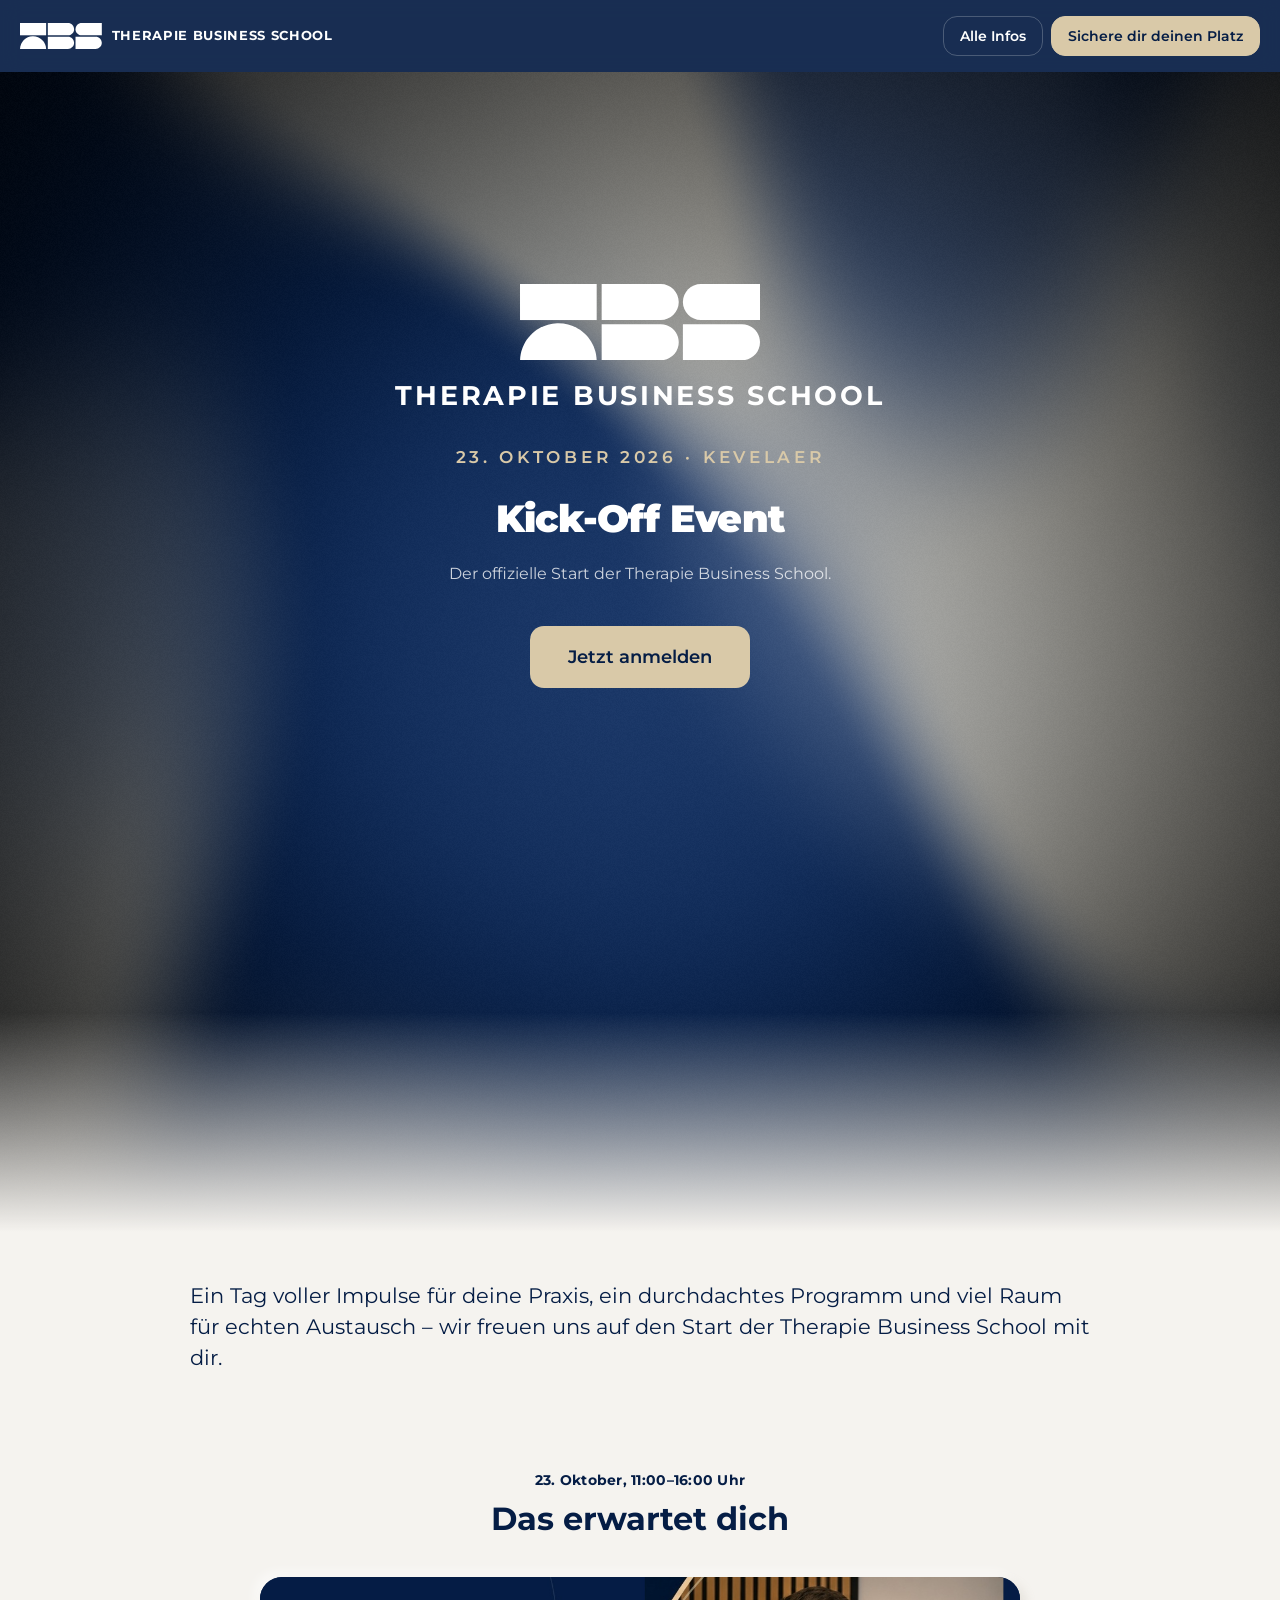
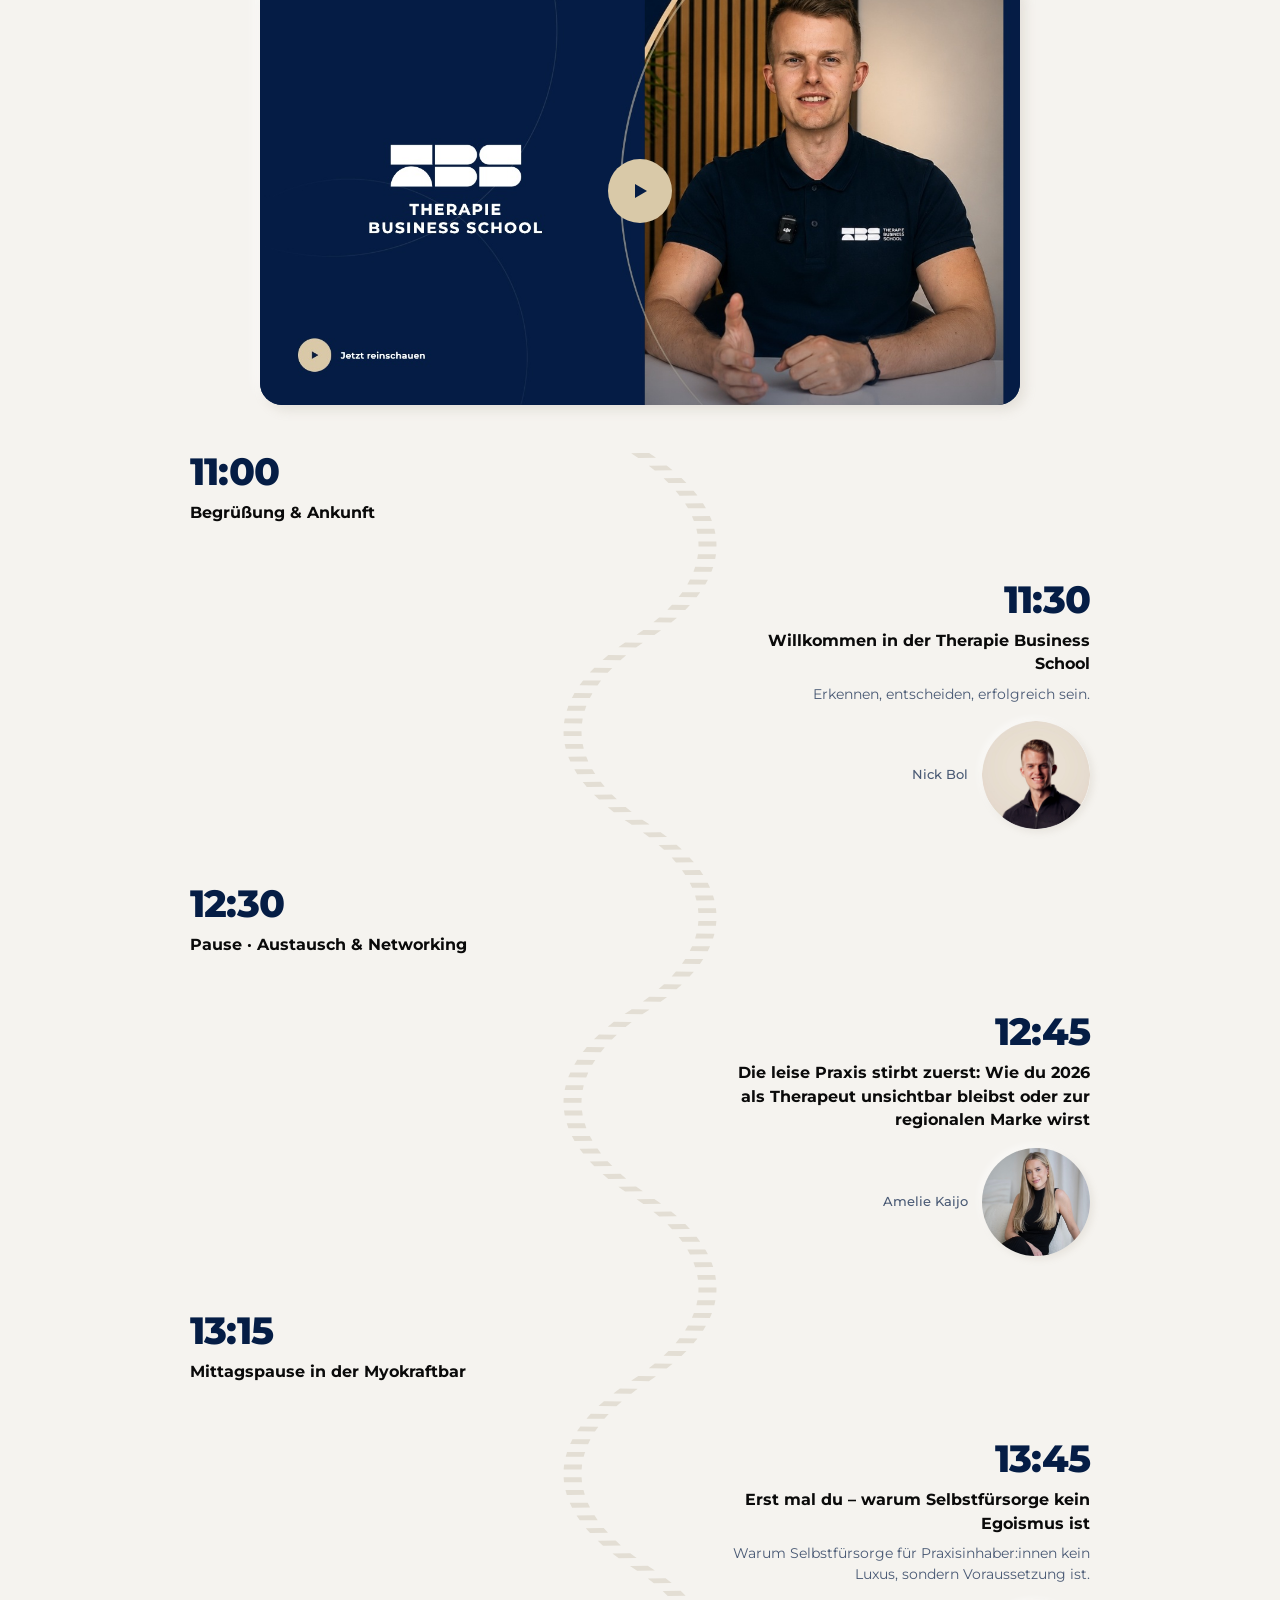
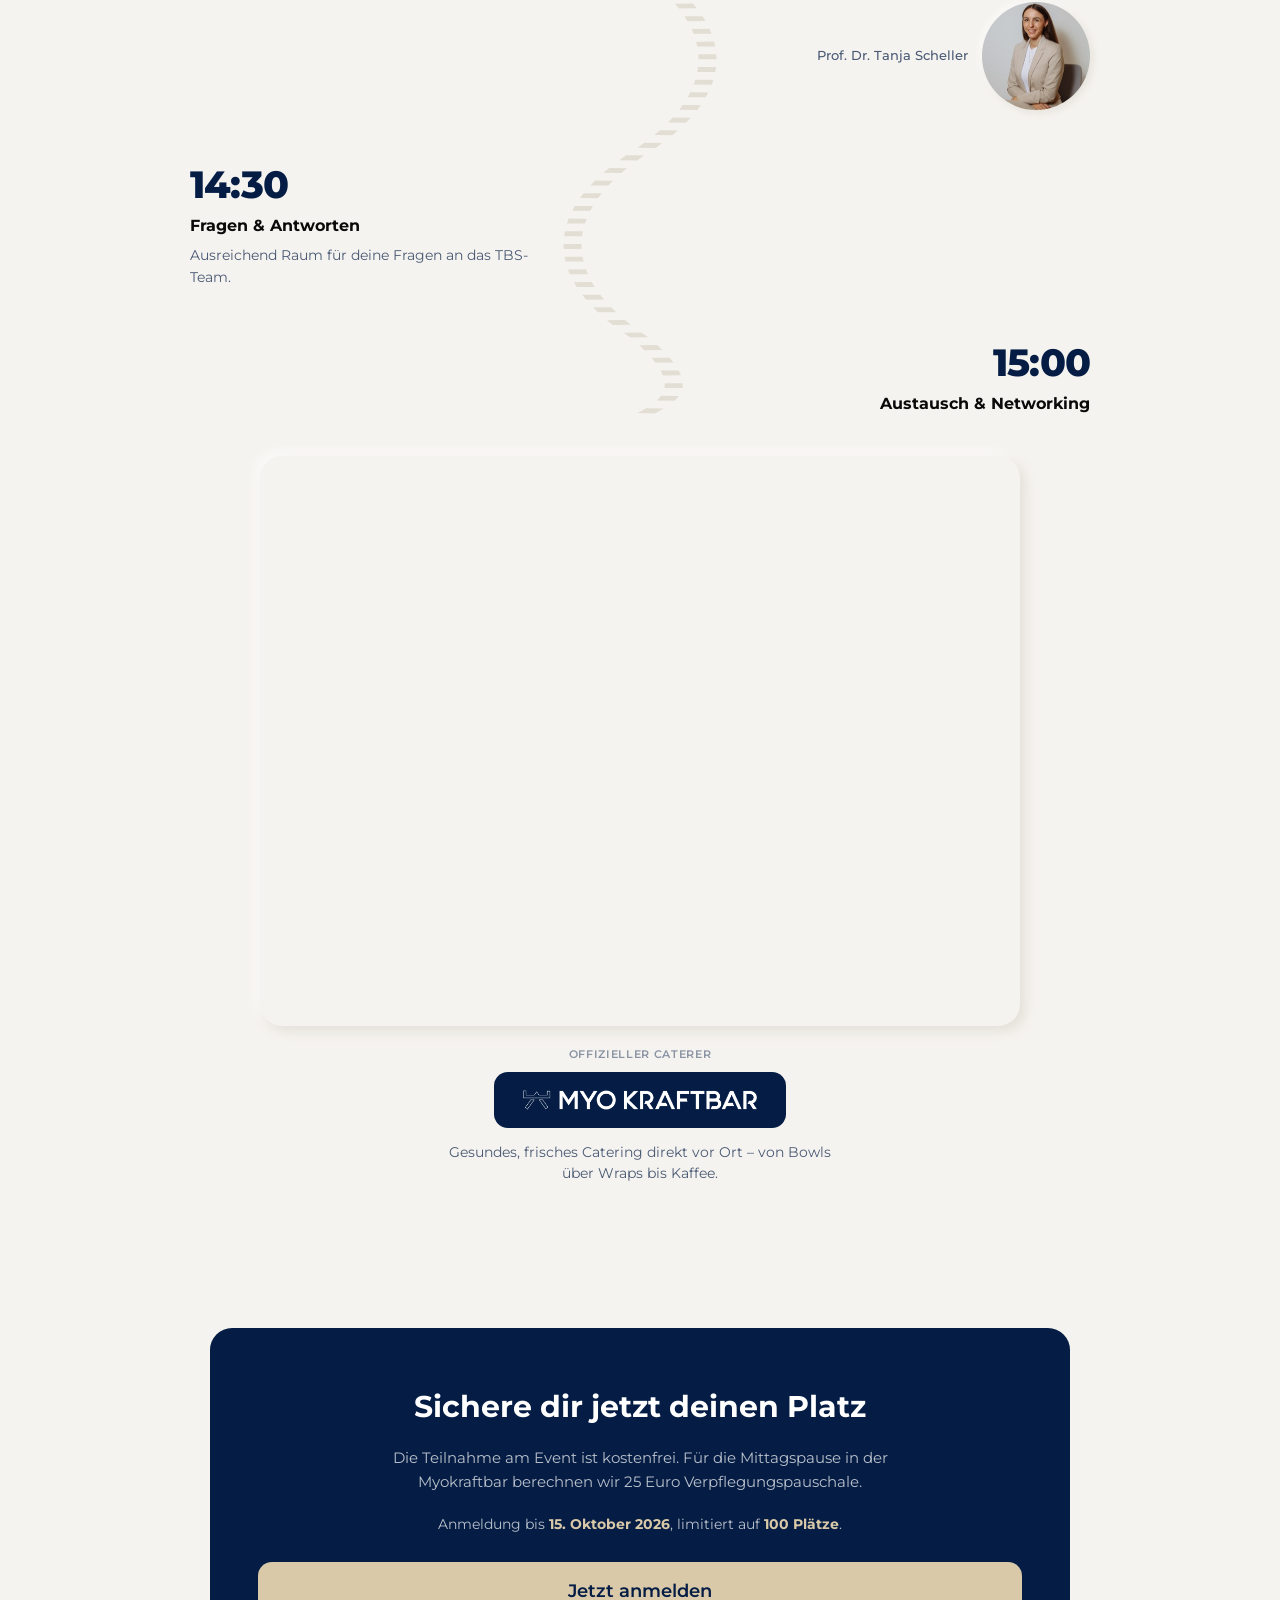
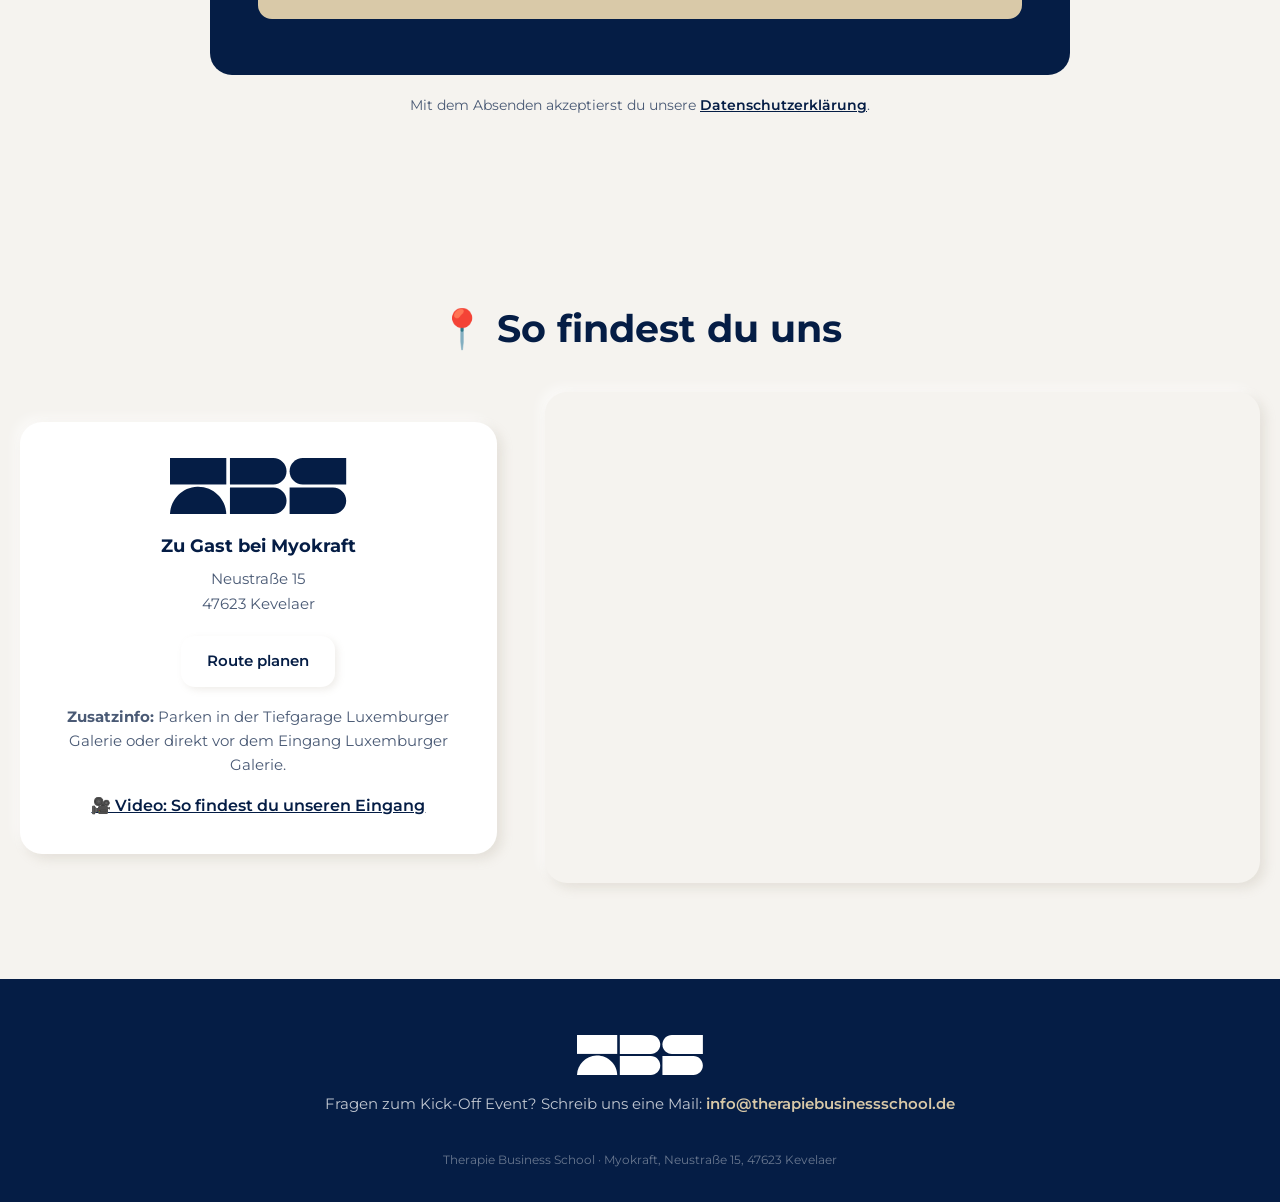
<file: index.html>
<!DOCTYPE html>
<html lang="de">
<head>
<meta charset="UTF-8">
<meta name="viewport" content="width=device-width, initial-scale=1.0">
<title>Kick-Off Event der Therapie Business School · 23. Oktober 2026 · Kevelaer</title>
<meta name="description" content="Der offizielle Start der Therapie Business School: Kick-Off Event am 23. Oktober 2026 in Kevelaer. Jetzt anmelden.">

<!-- Open Graph -->
<meta property="og:type" content="website">
<meta property="og:title" content="Kick-Off Event der Therapie Business School · 23. Oktober 2026 · Kevelaer">
<meta property="og:description" content="Der offizielle Start der Therapie Business School: Kick-Off Event am 23. Oktober 2026 in Kevelaer. Jetzt anmelden.">
<meta property="og:image" content="og-image.jpg">
<meta property="og:locale" content="de_DE">
<meta name="twitter:card" content="summary_large_image">
<!-- TODO Phillip/Nick: og-image.jpg (1200x630) muss noch erstellt und neben dieser Datei abgelegt werden, sonst zeigt die Link-Vorschau nichts an. -->

<!-- Favicon: eingebettetes TBS-Signet-SVG aus dem Branding Guide §2.2 als Inline-Data-URI, da keine favicon.ico/.png-Dateien lokal vorliegen -->
<link rel="icon" type="image/svg+xml" href="data:image/svg+xml,%3Csvg xmlns='http://www.w3.org/2000/svg' viewBox='0 0 512 512'%3E%3Crect width='512' height='512' fill='%23051D45'/%3E%3Cg transform='translate(76.00,198.80) scale(1.04197)'%3E%3Cpath d='M319.54,57.88c14.34,0,25.96,11.62,25.96,25.96s-11.62,25.96-25.96,25.96h-85.03v-51.91h85.03Z' fill='%23FFF'/%3E%3Cpath d='M202.58,57.88c14.34,0,25.96,11.62,25.96,25.96s-11.62,25.96-25.96,25.96h-85.03v-51.91h85.03,0Z' fill='%23FFF'/%3E%3Cpath d='M110.36,109.79H.03c.94-29.08,24.3-52.43,53.38-53.38,30.47-.99,55.97,22.91,56.96,53.38h0Z' fill='%23FFF'/%3E%3Cpath d='M260.46,51.91c-14.34,0-25.96-11.62-25.96-25.96S246.13,0,260.46,0h85.03v51.91h-85.03Z' fill='%23FFF'/%3E%3Cpath d='M202.58,0c14.34,0,25.96,11.62,25.96,25.96s-11.62,25.96-25.96,25.96h-85.03V0h85.03Z' fill='%23FFF'/%3E%3Crect width='110.39' height='51.91' fill='%23FFF'/%3E%3C/g%3E%3C/svg%3E">

<!-- Montserrat (Pflicht laut TBS-Branding-Guide §4 – ohne diesen Link rendert die Seite in Arial) -->
<link rel="preconnect" href="https://fonts.googleapis.com">
<link rel="preconnect" href="https://fonts.gstatic.com" crossorigin>
<link href="https://fonts.googleapis.com/css2?family=Montserrat:wght@400;500;600;700;900&display=swap" rel="stylesheet">

<link rel="stylesheet" href="assets/site.css">

<!-- Hero und Inhalte starten per CSS unsichtbar (opacity:0) und werden erst durch das
     Reveal-Script am Seitenende eingeblendet. Läuft JS nicht (z.B. iOS-Dateivorschau
     "Quick Look" statt "In Safari öffnen", JS deaktiviert), bliebe die Seite sonst
     komplett leer - dieser Fallback erzwingt volle Sichtbarkeit ohne JS. -->
<noscript>
<style>
  /* Reine CSS-Animation (läuft ohne JS beim Laden ab) statt der sonstigen
     JS-getriggerten Scroll-Reveals - Inhalt landet garantiert sichtbar,
     unabhängig von der Scrollposition beim Laden. */
  .hero-eyebrow, .hero h1, .hero-kickoff-title, .hero-sub, .hero-ctas,
  .page-intro h1, .reveal, .stop {
    animation: noscript-rise .8s cubic-bezier(.16,1,.3,1) both !important;
  }
  @keyframes noscript-rise {
    from { opacity: 0; transform: translateY(18px); }
    to   { opacity: 1; transform: none; }
  }
  /* WebGL-Gradient (.hero-gl) rendert ohne JS nicht - statischen SVG-Arc-
     Hintergrund als Ersatz wieder einblenden statt flacher Navy-Fläche. */
  .hero-gl { display: none !important; }
  .hero-arcs { display: block !important; }
</style>
</noscript>
</head>
<body>

<!-- ============ NAV ============ -->
<nav class="nav">
  <div class="wrap">
    <a class="nav-logo" href="#top" aria-label="Kick-Off Event der Therapie Business School, nach oben">
      <!-- Icon + separates Text-Element statt der alten Ein-SVG-Wortmarke: deren Buchstaben-Pfade
           waren zwar vollständig ("Therapie" / "Business" / "School"), aber als drei gestapelte Zeilen
           in der 26px-Navbar-Höhe gepresst - praktisch unlesbares Mikro-Schriftbild. Gleiches Muster
           wie .hero-wordmark: eine lesbare Zeile Text statt Mikro-Vektor-Typografie. -->
      <svg class="nav-logo-icon" xmlns="http://www.w3.org/2000/svg" viewBox="0 0 345.5 109.8" role="img" aria-label="TBS Signet">
        <path d="M319.54,57.88c14.34,0,25.96,11.62,25.96,25.96s-11.62,25.96-25.96,25.96h-85.03v-51.91h85.03Z" fill="#FFF"/>
        <path d="M202.58,57.88c14.34,0,25.96,11.62,25.96,25.96s-11.62,25.96-25.96,25.96h-85.03v-51.91h85.03,0Z" fill="#FFF"/>
        <path d="M110.36,109.79H.03c.94-29.08,24.3-52.43,53.38-53.38,30.47-.99,55.97,22.91,56.96,53.38h0Z" fill="#FFF"/>
        <path d="M260.46,51.91c-14.34,0-25.96-11.62-25.96-25.96S246.13,0,260.46,0h85.03v51.91h-85.03Z" fill="#FFF"/>
        <path d="M202.58,0c14.34,0,25.96,11.62,25.96,25.96s-11.62,25.96-25.96,25.96h-85.03V0h85.03Z" fill="#FFF"/>
        <rect width="110.39" height="51.91" fill="#FFF"/>
      </svg>
      <span class="nav-logo-text">Therapie Business School</span>
    </a>
    <div class="nav-links">
      <a href="#anmeldung">Alle Infos</a>
      <a href="#sichere-dir-deinen-platz" class="nav-cta">Sichere dir deinen Platz</a>
    </div>
  </div>
</nav>

<!-- ============ HERO ============ -->
<div id="top"></div>
<header class="hero reveal-hero">
  <div class="hero-arcs" aria-hidden="true">
    <svg viewBox="0 0 1200 800" preserveAspectRatio="xMidYMid slice">
      <circle cx="150" cy="120" r="420" fill="none" stroke="#D9C9A8" stroke-width="1.5" opacity=".18"/>
      <circle cx="1080" cy="700" r="520" fill="none" stroke="#D9C9A8" stroke-width="1.5" opacity=".14"/>
      <circle cx="1080" cy="700" r="360" fill="none" stroke="#FFFFFF" stroke-width="1" opacity=".08"/>
    </svg>
  </div>
  <!-- TEST: Velaris WebGL-Gradient als Hero-Hintergrund, TBS Navy/Sand/Slate statt Standardfarben -->
  <canvas class="hero-gl" id="hero-gl" aria-hidden="true"></canvas>
  <div class="wrap hero-inner">
    <div class="hero-wordmark" aria-hidden="true">
      <svg class="hero-wordmark-icon" xmlns="http://www.w3.org/2000/svg" viewBox="0 0 345.5 109.8" role="img" aria-label="TBS Signet">
        <path d="M319.54,57.88c14.34,0,25.96,11.62,25.96,25.96s-11.62,25.96-25.96,25.96h-85.03v-51.91h85.03Z" fill="#FFF"/>
        <path d="M202.58,57.88c14.34,0,25.96,11.62,25.96,25.96s-11.62,25.96-25.96,25.96h-85.03v-51.91h85.03,0Z" fill="#FFF"/>
        <path d="M110.36,109.79H.03c.94-29.08,24.3-52.43,53.38-53.38,30.47-.99,55.97,22.91,56.96,53.38h0Z" fill="#FFF"/>
        <path d="M260.46,51.91c-14.34,0-25.96-11.62-25.96-25.96S246.13,0,260.46,0h85.03v51.91h-85.03Z" fill="#FFF"/>
        <path d="M202.58,0c14.34,0,25.96,11.62,25.96,25.96s-11.62,25.96-25.96,25.96h-85.03V0h85.03Z" fill="#FFF"/>
        <rect width="110.39" height="51.91" fill="#FFF"/>
      </svg>
      <span class="hero-wordmark-text">Therapie Business School</span>
    </div>
    <span class="hero-eyebrow">23. Oktober 2026 · Kevelaer</span>
    <h1 class="hero-kickoff-title">Kick-Off Event</h1>
    <p class="hero-sub">Der offizielle Start der Therapie Business School.</p>
    <div class="hero-ctas">
      <a href="#sichere-dir-deinen-platz" class="btn btn-sand">Jetzt anmelden</a>
    </div>
  </div>
</header>

<!-- ============ JOURNEY: INTRO + PROGRAMM + ECKDATEN ============ -->
<div class="journey" id="anmeldung">
  <!-- Intro -->
  <section class="journey-station">
    <div class="wrap">
      <p class="journey-intro reveal">
        Ein Tag voller Impulse für deine Praxis, ein durchdachtes Programm und viel Raum für echten
        Austausch &ndash; wir freuen uns auf den Start der Therapie Business School mit dir.
      </p>
    </div>
  </section>

  <!-- Programm -->
  <section class="journey-station">
    <div class="wrap">
      <div class="reveal" style="text-align:center;">
        <div class="section-label">23. Oktober, 11:00&ndash;16:00 Uhr</div>
        <h2 class="headline" style="margin:0 auto;">Das erwartet dich</h2>
      </div>

      <!-- YouTube-Facade: zeigt nur das Poster-Bild + Play-Button, der echte iframe (inkl.
           YouTube-Skripte/Tracking) wird erst per Klick nachgeladen. youtube-nocookie.com
           reduziert Cookies vor dem Klick zusätzlich. -->
      <div class="video-embed reveal" id="kickoff-video" data-youtube-id="PD6O6muVukY">
        <button type="button" class="video-embed-trigger" aria-label="Video abspielen: Willkommen bei der Therapie Business School">
          <img class="video-embed-poster" src="assets/video/kickoff-intro-poster.jpg" alt="" loading="lazy">
          <span class="video-play-icon" aria-hidden="true">
            <svg width="22" height="22" viewBox="0 0 22 22"><path d="M6 4l12 7-12 7V4z" fill="currentColor"/></svg>
          </span>
        </button>
      </div>

      <div class="programm-body">
        <div class="journey-thread" aria-hidden="true">
          <svg id="journey-line-svg" viewBox="0 0 100 1600" preserveAspectRatio="none">
            <path class="line-track" id="journey-line-track" d="M50,0 C60,60 60,130 50,190 C40,250 40,320 50,380 C60,440 60,510 50,570 C40,630 40,700 50,760 C60,820 60,890 50,950 C40,1010 40,1080 50,1140 C60,1200 60,1270 50,1330 C40,1390 40,1460 50,1520 C55,1560 55,1580 50,1600" />
            <path class="line-progress" id="journey-line-progress" d="M50,0 C60,60 60,130 50,190 C40,250 40,320 50,380 C60,440 60,510 50,570 C40,630 40,700 50,760 C60,820 60,890 50,950 C40,1010 40,1080 50,1140 C60,1200 60,1270 50,1330 C40,1390 40,1460 50,1520 C55,1560 55,1580 50,1600" />
          </svg>
        </div>

        <div class="stops">
          <div class="stop">
            <div class="stop-time">11:00</div>
            <div class="stop-head">Begrüßung &amp; Ankunft</div>
          </div>
          <div class="stop">
            <div class="stop-time">11:30</div>
            <div class="stop-head">Willkommen in der Therapie Business School</div>
            <p class="stop-text">Erkennen, entscheiden, erfolgreich sein.</p>
            <div class="stop-person">
              <img class="speaker-photo" src="assets/speakers/nick-bol.jpg" alt="" loading="lazy">
              <span>Nick Bol</span>
            </div>
          </div>
          <div class="stop">
            <div class="stop-time">12:30</div>
            <div class="stop-head">Pause &middot; Austausch &amp; Networking</div>
          </div>
          <div class="stop">
            <div class="stop-time">12:45</div>
            <div class="stop-head">Die leise Praxis stirbt zuerst: Wie du 2026 als Therapeut unsichtbar bleibst oder zur regionalen Marke wirst</div>
            <div class="stop-person">
              <img class="speaker-photo" src="assets/speakers/amelie-kaijo.jpg" alt="" loading="lazy">
              <span>Amelie Kaijo</span>
            </div>
          </div>
          <div class="stop">
            <div class="stop-time">13:15</div>
            <div class="stop-head">Mittagspause in der Myokraftbar</div>
          </div>
          <div class="stop">
            <div class="stop-time">13:45</div>
            <div class="stop-head">Erst mal du &ndash; warum Selbstf&uuml;rsorge kein Egoismus ist</div>
            <p class="stop-text">Warum Selbstf&uuml;rsorge f&uuml;r Praxisinhaber:innen kein Luxus, sondern Voraussetzung ist.</p>
            <div class="stop-person">
              <img class="speaker-photo" src="assets/speakers/tanja-scheller.jpg" alt="" loading="lazy">
              <span>Prof. Dr. Tanja Scheller</span>
            </div>
          </div>
          <div class="stop">
            <div class="stop-time">14:30</div>
            <div class="stop-head">Fragen &amp; Antworten</div>
            <p class="stop-text">Ausreichend Raum für deine Fragen an das TBS-Team.</p>
          </div>
          <div class="stop">
            <div class="stop-time">15:00</div>
            <div class="stop-head">Austausch &amp; Networking</div>
          </div>
        </div>
      </div>

      <div class="caterer reveal">
        <div class="caterer-slideshow">
          <img src="assets/myokraftbar/myokraftbar-speisen.jpg" alt="Bunte gesunde Bowls und Getränke der Myokraftbar" loading="lazy">
          <img src="assets/myokraftbar/myokraftbar-wraps.jpg" alt="Frisch zubereitete Wraps der Myokraftbar" loading="lazy">
          <img src="assets/myokraftbar/myokraftbar-lunch.jpg" alt="Gedeckter Lunch-Tisch der Myokraftbar" loading="lazy">
          <img src="assets/myokraftbar/myokraftbar-catering.jpg" alt="Frisch zubereitetes Catering der Myokraftbar" loading="lazy">
          <img src="assets/myokraftbar/myokraftbar-quality-time.jpg" alt="Gemeinsame Auszeit bei der Myokraftbar" loading="lazy">
        </div>
        <div class="caterer-copy">
          <div class="fact-label">Offizieller Caterer</div>
          <img class="caterer-logo" src="assets/myokraftbar/myokraftbar-logo.png" alt="Myokraftbar" loading="lazy">
          <p class="agenda-desc" style="margin-top:14px;">Gesundes, frisches Catering direkt vor Ort &ndash; von Bowls über Wraps bis Kaffee.</p>
        </div>
      </div>
    </div>
  </section>
</div>

<!-- ============ ANMELDUNG (zentriert) ============ -->
<section id="sichere-dir-deinen-platz">
  <div class="wrap wrap-narrow">
    <div class="reveal">
      <div class="pay-card">
        <h3>Sichere dir jetzt deinen Platz</h3>
        <p class="pay-desc">
          Die Teilnahme am Event ist kostenfrei. Für die Mittagspause in der Myokraftbar berechnen wir
          25&nbsp;Euro Verpflegungspauschale.
        </p>
        <div class="pay-limit">Anmeldung bis <strong>15. Oktober 2026</strong>, limitiert auf <strong>100 Plätze</strong>.</div>
        <button type="button" class="btn btn-sand btn-block" id="anmeldung-toggle" aria-expanded="false" aria-controls="anmeldung-form-wrap">Jetzt anmelden</button>

        <div class="anmeldung-form-wrap" id="anmeldung-form-wrap">
          <form class="pay-form" id="form-kickoff" novalidate data-signup-webhook="https://n8n.therapiebusinessschool.de/webhook/kickoff-signup">
            <p class="form-note">Alle Felder sind Pflichtfelder. Möchtest du die Mittagspause dazubuchen, geht es nach dem Absenden weiter zum Bezahlprozess für die Verpflegungspauschale.</p>

            <div class="field-row">
              <div class="field">
                <label for="k-firstname">Vorname</label>
                <input class="input" type="text" id="k-firstname" name="firstname" required>
              </div>
              <div class="field">
                <label for="k-lastname">Nachname</label>
                <input class="input" type="text" id="k-lastname" name="lastname" required>
              </div>
            </div>

            <div class="field-row">
              <div class="field">
                <label for="k-email">E-Mail</label>
                <input class="input" type="email" id="k-email" name="email" required>
              </div>
              <div class="field">
                <label for="k-phone">Telefon</label>
                <input class="input" type="tel" id="k-phone" name="phone" required>
              </div>
            </div>

            <div class="field-row">
              <div class="field">
                <label for="k-company">Praxis / Unternehmen</label>
                <input class="input" type="text" id="k-company" name="company" required>
              </div>
              <div class="field">
                <label for="k-practice-type">Deine Praxis</label>
                <select class="input" id="k-practice-type" name="practice_type" required>
                  <option value="" disabled selected>Bitte wählen</option>
                  <option>Physiotherapie</option>
                  <option>Ergotherapie</option>
                  <option>Logopädie</option>
                  <option>Podologie</option>
                  <option>Gründer:in (noch keine eigene Praxis)</option>
                </select>
              </div>
            </div>

            <div class="field-row">
              <div class="field">
                <label for="k-source">Wie hast du von uns erfahren?</label>
                <select class="input" id="k-source" name="source" required>
                  <option value="" disabled selected>Bitte wählen</option>
                  <option>Instagram / Social Media</option>
                  <option>Empfehlung</option>
                  <option>Google-Suche</option>
                  <option>TBS-Website</option>
                  <option>Persönlicher Kontakt</option>
                  <option>Sonstiges</option>
                </select>
              </div>
              <div class="field">
                <label for="k-qty-plus">Verpflegungspauschale (25&nbsp;€/Person)</label>
                <div class="qty-control" aria-label="Personenanzahl für die Verpflegung auswählen">
                  <button class="qty-btn" id="k-qty-minus" type="button" aria-label="Weniger">−</button>
                  <span id="k-qty" class="qty" aria-live="polite" aria-atomic="true">0</span>
                  <button class="qty-btn" id="k-qty-plus" type="button" aria-label="Mehr">+</button>
                </div>
                <input type="hidden" id="k-count" name="count" value="0">
                <p class="qty-price" id="k-qty-price">Ohne Mittagessen – kostenfrei</p>
              </div>
            </div>

            <div class="consent">
              <input type="checkbox" id="k-consent" name="consent" required>
              <label for="k-consent">Ich bin einverstanden, dass meine Angaben zur Bearbeitung dieser Anmeldung gespeichert werden.</label>
            </div>

            <button type="submit" class="btn btn-sand btn-block" id="form-kickoff-submit" disabled>Weiter</button>
            <!-- Zwischenlösung bis TBS-Hub steht: n8n-Workflow "TBS Kick-Off – Anmeldung → Google Sheet"
                 (n8n.therapiebusinessschool.de) schreibt jede Anmeldung in das Sheet "TBS Kick-Off
                 Anmeldungen", siehe n8n/README.md. Kein Double-Opt-in, siehe README für Grenzen.
                 TODO Phillip: neues Feld "verpflegung" (Klartext "keine Verpflegung" bei 0 Personen,
                 sonst "<n> Person(en)") muss in der n8n-Node "Values to Send" noch als Spalte ergänzt
                 werden, sonst wird es von n8n stillschweigend verworfen. -->
          </form>
        </div>

      </div>
      <p class="privacy-note">
        Mit dem Absenden akzeptierst du unsere
        <a href="[Datenschutzerklärung-Link – einsetzen]">Datenschutzerklärung</a>.
      </p>

      <!-- Stripe Payment Links (1-10 Personen, 25€/Person) sind von Marcel/Nick angelegt, siehe
           kickoffStripeLinks im Script unten. Bei 0 Personen (keine Verpflegung) erfolgt keine
           Weiterleitung zu Stripe, nur die Anmeldebestätigung (Popup).
           TODO Nick: echten Link zur Datenschutzerklärung oben einsetzen. -->
    </div>
  </div>
</section>

<!-- ============ STANDORT ============ -->
<section>
  <div class="wrap">
    <div class="reveal" style="text-align:center;">
      <h2 class="headline standort-headline">📍 So findest du uns</h2>
    </div>

    <div class="location" style="margin-top:40px;">
      <div class="reveal location-addr">
        <svg class="addr-icon" xmlns="http://www.w3.org/2000/svg" viewBox="0 0 345.5 109.8" role="img" aria-label="TBS Signet">
          <path d="M319.54,57.88c14.34,0,25.96,11.62,25.96,25.96s-11.62,25.96-25.96,25.96h-85.03v-51.91h85.03Z" fill="#051D45"/>
          <path d="M202.58,57.88c14.34,0,25.96,11.62,25.96,25.96s-11.62,25.96-25.96,25.96h-85.03v-51.91h85.03,0Z" fill="#051D45"/>
          <path d="M110.36,109.79H.03c.94-29.08,24.3-52.43,53.38-53.38,30.47-.99,55.97,22.91,56.96,53.38h0Z" fill="#051D45"/>
          <path d="M260.46,51.91c-14.34,0-25.96-11.62-25.96-25.96S246.13,0,260.46,0h85.03v51.91h-85.03Z" fill="#051D45"/>
          <path d="M202.58,0c14.34,0,25.96,11.62,25.96,25.96s-11.62,25.96-25.96,25.96h-85.03V0h85.03Z" fill="#051D45"/>
          <rect width="110.39" height="51.91" fill="#051D45"/>
        </svg>
        <div class="addr-name">Zu Gast bei Myokraft</div>
        <div class="addr-lines">
          Neustraße 15<br>
          47623 Kevelaer
        </div>
        <a class="btn btn-2" href="https://www.google.com/maps/search/?api=1&query=Myokraft+Neustra%C3%9Fe+15+47623+Kevelaer" target="_blank" rel="noopener">Route planen</a>
        <div class="addr-lines" style="margin-top:18px;">
          <strong>Zusatzinfo:</strong> Parken in der Tiefgarage Luxemburger Galerie oder direkt vor dem Eingang Luxemburger Galerie.
        </div>
        <a class="addr-video-link" href="https://www.youtube.com/watch?v=I_Ud7UVIZeI" target="_blank" rel="noopener">🎥 Video: So findest du unseren Eingang</a>
      </div>
      <div class="reveal map-frame">
        <iframe
          src="https://www.google.com/maps?q=Myokraft,+Neustra%C3%9Fe+15,+47623+Kevelaer&output=embed"
          loading="lazy"
          referrerpolicy="no-referrer-when-downgrade"
          title="Karte: Myokraft, Neustraße 15, 47623 Kevelaer">
        </iframe>
      </div>
    </div>
  </div>
</section>

<!-- ============ FOOTER ============ -->
<footer>
  <div class="wrap">
    <div class="foot-logo">
      <svg xmlns="http://www.w3.org/2000/svg" viewBox="0 0 345.5 109.8" role="img" aria-label="TBS Signet" style="height:40px;width:auto;">
        <path d="M319.54,57.88c14.34,0,25.96,11.62,25.96,25.96s-11.62,25.96-25.96,25.96h-85.03v-51.91h85.03Z" fill="#FFF"/>
        <path d="M202.58,57.88c14.34,0,25.96,11.62,25.96,25.96s-11.62,25.96-25.96,25.96h-85.03v-51.91h85.03,0Z" fill="#FFF"/>
        <path d="M110.36,109.79H.03c.94-29.08,24.3-52.43,53.38-53.38,30.47-.99,55.97,22.91,56.96,53.38h0Z" fill="#FFF"/>
        <path d="M260.46,51.91c-14.34,0-25.96-11.62-25.96-25.96S246.13,0,260.46,0h85.03v51.91h-85.03Z" fill="#FFF"/>
        <path d="M202.58,0c14.34,0,25.96,11.62,25.96,25.96s-11.62,25.96-25.96,25.96h-85.03V0h85.03Z" fill="#FFF"/>
        <rect width="110.39" height="51.91" fill="#FFF"/>
      </svg>
    </div>
    <p class="foot-contact">
      Fragen zum Kick-Off Event? Schreib uns eine Mail:
      <a href="mailto:info@therapiebusinessschool.de">info@therapiebusinessschool.de</a>
    </p>
    <p class="foot-fine">Therapie Business School · Myokraft, Neustraße 15, 47623 Kevelaer</p>
  </div>
</footer>

<!-- Anmelde-Bestätigung ohne Verpflegung: erscheint per JS anstelle der Stripe-Weiterleitung,
     wenn bei der Anmeldung 0 Personen (keine Verpflegung) gewählt wurden. Gleiches Muster wie
     partnerabend.html. Schließen per Button, Escape oder Klick auf den Hintergrund. -->
<div class="confirm-overlay" id="signup-confirm" role="dialog" aria-modal="true" aria-labelledby="signup-confirm-title" hidden>
  <div class="confirm-card">
    <div class="confirm-icon" aria-hidden="true">
      <svg width="28" height="28" viewBox="0 0 24 24" fill="none"><path d="M4 12.5l5 5L20 7" stroke="currentColor" stroke-width="2.5" stroke-linecap="round" stroke-linejoin="round"/></svg>
    </div>
    <h3 id="signup-confirm-title">Anmeldung bestätigt!</h3>
    <p>Wir freuen uns auf dich! Du solltest in Kürze eine Bestätigungsmail zur Veranstaltung erhalten.</p>
    <button type="button" class="btn btn-sand" id="signup-confirm-close">Schließen</button>
  </div>
</div>

<script>
  // Hero reveal
  document.querySelector('.reveal-hero').classList.add('in');

  // Scroll-reveal via IntersectionObserver (kein scroll-Event-Listener)
  var reduceMotion = window.matchMedia('(prefers-reduced-motion: reduce)').matches;
  if (!reduceMotion && 'IntersectionObserver' in window) {
    var io = new IntersectionObserver(function (entries) {
      entries.forEach(function (entry) {
        if (entry.isIntersecting) {
          entry.target.classList.add('in');
          io.unobserve(entry.target);
        }
      });
    }, { threshold: 0.15, rootMargin: '0px 0px -60px 0px' });
    document.querySelectorAll('.reveal').forEach(function (el) { io.observe(el); });
  } else {
    document.querySelectorAll('.reveal').forEach(function (el) { el.classList.add('in'); });
  }

  // Anmelde-Dropdown: Klick auf "Jetzt anmelden" klappt das Formular in der
  // Pay-Card auf. Erst nach erfolgreichem Absenden (Pflichtfelder ausgefüllt)
  // geht es weiter (Stripe bei Verpflegung, sonst Bestätigungs-Popup).
  var anmeldungToggle = document.getElementById('anmeldung-toggle');
  var anmeldungWrap = document.getElementById('anmeldung-form-wrap');
  if (anmeldungToggle && anmeldungWrap) {
    anmeldungToggle.addEventListener('click', function () {
      var isOpen = anmeldungWrap.classList.toggle('open');
      anmeldungToggle.setAttribute('aria-expanded', isOpen ? 'true' : 'false');
      anmeldungToggle.classList.toggle('is-inactive', isOpen);
      if (isOpen) {
        anmeldungWrap.querySelector('input, select').focus({ preventScroll: true });
      }
    });
  }

  // Verpflegungspauschale: Mengenwähler 0-10 innerhalb des Anmeldeformulars.
  // 0 = keine Verpflegung (kostenfrei, keine Stripe-Weiterleitung), 1-10 = ein
  // fertiger Stripe-Payment-Link pro Personenzahl (Stripe Payment Links können
  // keine dynamische Mengenpreisberechnung, daher von Marcel/Nick je Anzahl
  // einzeln angelegt).
  var kickoffStripeLinks = {
    1: 'https://buy.stripe.com/14AeV6baF17p4VN4chgrS00',
    2: 'https://buy.stripe.com/cNi8wI0w16rJag7eQVgrS01',
    3: 'https://buy.stripe.com/cNi7sE2E9g2j73V38dgrS02',
    4: 'https://buy.stripe.com/cNieV6baFdUb87ZbEJgrS03',
    5: 'https://buy.stripe.com/3cI5kw5QlbM32NFdMRgrS04',
    6: 'https://buy.stripe.com/9B67sEceJdUbewneQVgrS05',
    7: 'https://buy.stripe.com/dRm14g1A55nFewnbEJgrS06',
    8: 'https://buy.stripe.com/eVq5kw2E917p0Fx9wBgrS07',
    9: 'https://buy.stripe.com/4gM8wI92xg2j5ZRfUZgrS08',
    10: 'https://buy.stripe.com/14AfZa1A58zRcofaAFgrS09'
  };
  var kickoffQtyEl = document.getElementById('k-qty');
  var kickoffCountInput = document.getElementById('k-count');
  var kickoffMinus = document.getElementById('k-qty-minus');
  var kickoffPlus = document.getElementById('k-qty-plus');
  var kickoffPriceText = document.getElementById('k-qty-price');
  if (kickoffQtyEl && kickoffCountInput && kickoffMinus && kickoffPlus && kickoffPriceText) {
    var kickoffFmt = new Intl.NumberFormat('de-DE', { style: 'currency', currency: 'EUR' });
    var kickoffClamp = function (v, min, max) { return Math.max(min, Math.min(max, v)); };

    var kickoffSetQty = function (v) {
      var val = kickoffClamp(v, 0, 10);
      kickoffQtyEl.textContent = String(val);
      kickoffCountInput.value = String(val);
      kickoffMinus.disabled = val <= 0;
      kickoffPlus.disabled = val >= 10;
      kickoffPriceText.textContent = val === 0
        ? 'Ohne Mittagessen – kostenfrei'
        : val + ' × 25,00 € = ' + kickoffFmt.format(val * 25);
    };

    kickoffMinus.addEventListener('click', function () { kickoffSetQty(Number(kickoffQtyEl.textContent) - 1); });
    kickoffPlus.addEventListener('click', function () { kickoffSetQty(Number(kickoffQtyEl.textContent) + 1); });

    kickoffSetQty(0);
  }

  var kickoffForm = document.getElementById('form-kickoff');
  if (kickoffForm) {
    // "Weiter" bleibt gesperrt, bis das Einverständnis-Häkchen gesetzt ist -
    // erst dann ist der nächste Schritt (Stripe oder Bestätigung) erlaubt.
    var kickoffConsent = document.getElementById('k-consent');
    var kickoffSubmit = document.getElementById('form-kickoff-submit');
    if (kickoffConsent && kickoffSubmit) {
      kickoffConsent.addEventListener('change', function () {
        kickoffSubmit.disabled = !kickoffConsent.checked;
      });
    }

    kickoffForm.addEventListener('submit', function (e) {
      e.preventDefault();
      if (!kickoffForm.checkValidity()) {
        kickoffForm.reportValidity();
        return;
      }

      var count = Number(kickoffCountInput ? kickoffCountInput.value : 0);

      // Zwischenlösung bis der TBS-Hub steht: Anmeldedaten per Webhook an n8n
      // (schreibt eine Zeile in ein Google Sheet, siehe n8n/kickoff-signup-workflow.json).
      // keepalive:true sorgt dafür, dass der Request auch während der sofort
      // folgenden Weiterleitung zu Stripe noch fertig abgeschickt wird. Bewusst
      // "fire and forget": ein Webhook-Fehler darf die Anmeldung/Zahlung nicht
      // blockieren, daher kein await und kein Abbruch bei Fehlern.
      var webhookUrl = kickoffForm.dataset.signupWebhook;
      if (webhookUrl) {
        var data = Object.fromEntries(new FormData(kickoffForm).entries());
        data.event = 'kickoff-23-10-2026';
        data.submitted_at = new Date().toISOString();
        data.verpflegung = count > 0 ? (count + ' Person(en)') : 'keine Verpflegung';
        fetch(webhookUrl, {
          method: 'POST',
          headers: { 'Content-Type': 'application/json' },
          body: JSON.stringify(data),
          keepalive: true
        }).catch(function () { /* siehe Kommentar oben: bewusst kein Fehlerabbruch */ });
      }

      var stripeUrl = kickoffStripeLinks[count];
      if (count > 0 && stripeUrl) {
        window.location.href = stripeUrl;
      } else {
        openSignupConfirm();
        kickoffForm.reset();
        if (kickoffCountInput) kickoffCountInput.value = '0';
        if (kickoffQtyEl) kickoffQtyEl.textContent = '0';
        if (kickoffSubmit) kickoffSubmit.disabled = true;
      }
    });
  }

  // Anmelde-Bestätigung ohne Verpflegung (Popup statt Stripe-Weiterleitung).
  var signupConfirm = document.getElementById('signup-confirm');
  function openSignupConfirm() {
    if (!signupConfirm) return;
    signupConfirm.hidden = false;
    document.body.style.overflow = 'hidden';
    document.getElementById('signup-confirm-close').focus();
  }
  function closeSignupConfirm() {
    if (!signupConfirm) return;
    signupConfirm.hidden = true;
    document.body.style.overflow = '';
  }
  if (signupConfirm) {
    document.getElementById('signup-confirm-close').addEventListener('click', closeSignupConfirm);
    signupConfirm.addEventListener('click', function (e) {
      if (e.target === signupConfirm) closeSignupConfirm();
    });
    document.addEventListener('keydown', function (e) {
      if (e.key === 'Escape' && !signupConfirm.hidden) closeSignupConfirm();
    });
  }

  // Intro-Video: iframe erst per Klick auf das Poster-Bild einsetzen (YouTube-Facade),
  // damit YouTube-Skripte/Cookies nicht schon beim Seitenaufruf ungefragt nachladen.
  var videoEmbed = document.getElementById('kickoff-video');
  if (videoEmbed) {
    var videoTrigger = videoEmbed.querySelector('.video-embed-trigger');
    videoTrigger.addEventListener('click', function () {
      var iframe = document.createElement('iframe');
      iframe.src = 'https://www.youtube-nocookie.com/embed/' + videoEmbed.dataset.youtubeId + '?autoplay=1&rel=0&cc_load_policy=0';
      iframe.title = 'Willkommen bei der Therapie Business School';
      iframe.allow = 'accelerometer; autoplay; clipboard-write; encrypted-media; gyroscope; picture-in-picture';
      iframe.allowFullscreen = true;
      videoEmbed.innerHTML = '';
      videoEmbed.appendChild(iframe);
    });
  }

  // Programmpunkte werden per IntersectionObserver aktiviert (gleiche Technik
  // wie .reveal), unabhängig von der Timeline-Linie. Vorher hing die
  // Aktivierung an der Linien-Fortschrittsberechnung weiter unten - auf
  // Mobile ist die Linie aber per CSS ausgeblendet (.journey-thread,
  // @max-width:640px, da ihre Kurve für die zweispaltige Desktop-Anordnung
  // gebaut ist), trotzdem lief die Berechnung im Hintergrund weiter und hinkte
  // dem echten Scrollfortschritt massiv hinterher -> Punkte erschienen in
  // falscher Reihenfolge/viel zu spät.
  var stopEls = Array.prototype.slice.call(document.querySelectorAll('.stop'));
  if (!reduceMotion && 'IntersectionObserver' in window) {
    var stopIo = new IntersectionObserver(function (entries) {
      entries.forEach(function (entry) {
        if (entry.isIntersecting) {
          entry.target.classList.add('active');
          stopIo.unobserve(entry.target);
        }
      });
    }, { threshold: 0.15, rootMargin: '0px 0px -60px 0px' });
    stopEls.forEach(function (el) { stopIo.observe(el); });
  } else {
    stopEls.forEach(function (el) { el.classList.add('active'); });
  }

  // Timeline-Linie bleibt rein dekorativ (nur ab 641px sichtbar) und zeichnet
  // sich weiterhin synchron zum Scrollen, hat aber keinen Einfluss mehr
  // darauf, wann Programmpunkte erscheinen.
  var lineProgress = document.getElementById('journey-line-progress');
  var programmBody = document.querySelector('.programm-body');

  if (lineProgress && programmBody && !reduceMotion) {
    var lineLength = lineProgress.getTotalLength();
    lineProgress.style.strokeDasharray = lineLength;
    lineProgress.style.strokeDashoffset = lineLength;

    var tickScheduled = false;
    function updateLineProgress() {
      tickScheduled = false;
      var rect = programmBody.getBoundingClientRect();
      var vh = window.innerHeight;
      var total = rect.height + vh * 0.6;
      var scrolled = vh * 0.8 - rect.top;
      var progress = Math.min(1, Math.max(0, scrolled / total));
      lineProgress.style.strokeDashoffset = lineLength * (1 - progress);
    }
    function onScroll() {
      if (!tickScheduled) {
        tickScheduled = true;
        requestAnimationFrame(updateLineProgress);
      }
    }
    window.addEventListener('scroll', onScroll, { passive: true });
    window.addEventListener('resize', onScroll);
    updateLineProgress();
  } else if (lineProgress) {
    lineProgress.style.display = 'none';
  }
</script>

<!-- TEST: Velaris-Hero (WebGL-Gradient), portiert aus components/ui/velaris.tsx auf Vanilla JS,
     da dieses Projekt kein React/shadcn nutzt. Farben auf TBS Navy/Sand/Slate umgestellt.
     Zum Entfernen: dieses <script>-Tag löschen, .hero-gl-Canvas-Element entfernen,
     .hero-arcs display:none wieder rausnehmen (siehe <style>). Backup liegt als
     index.html.backup-vor-velaris-test im selben Ordner. -->
<script>
(function () {
  var canvas = document.getElementById('hero-gl');
  var container = canvas ? canvas.closest('.hero') : null;
  if (!canvas || !container) return;

  var gl = canvas.getContext('webgl');
  if (!gl) return; // kein WebGL verfügbar -> Fallback bleibt der bestehende Navy-Hintergrund

  var vertexSrc = [
    'attribute vec2 position;',
    'varying vec2 vUv;',
    'void main() {',
    '  vUv = position * 0.5 + 0.5;',
    '  gl_Position = vec4(position, 0.0, 1.0);',
    '}'
  ].join('\n');

  var fragmentSrc = [
    'precision highp float;',
    'varying vec2 vUv;',
    'uniform vec2  u_resolution;',
    'uniform float u_time;',
    'uniform float u_grain;',
    'uniform vec3  u_colors[4];',
    'uniform vec3  u_bg;',
    'vec3 permute(vec3 x) { return mod(((x*34.0)+1.0)*x, 289.0); }',
    'float snoise(vec2 v){',
    '  const vec4 C = vec4(0.211324865405187, 0.366025403784439, -0.577350269189626, 0.024390243902439);',
    '  vec2 i  = floor(v + dot(v, C.yy) );',
    '  vec2 x0 = v -   i + dot(i, C.xx);',
    '  vec2 i1 = (x0.x > x0.y) ? vec2(1.0, 0.0) : vec2(0.0, 1.0);',
    '  vec4 x12 = x0.xyxy + C.xxzz;',
    '  x12.xy -= i1;',
    '  i = mod(i, 289.0);',
    '  vec3 p = permute( permute( i.y + vec3(0.0, i1.y, 1.0 )) + i.x + vec3(0.0, i1.x, 1.0 ));',
    '  vec3 m = max(0.5 - vec3(dot(x0,x0), dot(x12.xy,x12.xy), dot(x12.zw,x12.zw)), 0.0);',
    '  m = m*m ;',
    '  m = m*m ;',
    '  vec3 x = 2.0 * fract(p * C.www) - 1.0;',
    '  vec3 h = abs(x) - 0.5;',
    '  vec3 ox = floor(x + 0.5);',
    '  vec3 a0 = x - ox;',
    '  m *= 1.79284291400159 - 0.85373472095314 * ( a0*a0 + h*h );',
    '  vec3 g;',
    '  g.x  = a0.x  * x0.x  + h.x  * x0.y;',
    '  g.yz = a0.yz * x12.xz + h.yz * x12.yw;',
    '  return 130.0 * dot(m, g);',
    '}',
    'void main() {',
    '  vec2 uv = vUv;',
    '  float ratio = u_resolution.x / u_resolution.y;',
    '  vec2 p = uv - 0.5;',
    '  p.x *= ratio;',
    '  float t = u_time * 0.1;',
    '  float n1 = snoise(p * 0.4 + vec2(t * 0.2, -t * 0.3));',
    '  float n2 = snoise(p * 0.55 + vec2(-t * 0.15, t * 0.25) + n1 * 0.25);',
    '  float n3 = snoise(p * 0.75 + vec2(t * 0.1, -t * 0.2) + n2 * 0.2);',
    '  vec3 col = u_bg;',
    '  float dist = length(p) * 1.5;',
    '  float vignette = 1.0 - smoothstep(0.3, 1.2, dist);',
    '  col = mix(col, u_colors[0], smoothstep(-0.2, 0.5, n1) * 0.85);',
    '  col = mix(col, u_colors[1], smoothstep(-0.1, 0.6, n2) * 0.7);',
    '  col = mix(col, u_colors[2], smoothstep(-0.3, 0.4, n3) * 0.6);',
    '  col = mix(col, u_colors[3], smoothstep(0.0, 0.7, n1 * n2) * 0.5);',
    '  float glow = smoothstep(0.8, 0.0, dist) * 0.3;',
    '  col += u_colors[1] * glow;',
    '  col = mix(col * 0.2, col, vignette);',
    '  float grain = fract(sin(dot(uv, vec2(12.9898, 78.233))) * 43758.5453 + u_time);',
    '  col += (grain - 0.5) * u_grain * 0.1;',
    '  gl_FragColor = vec4(col, 1.0);',
    '}'
  ].join('\n');

  function createShader(type, src) {
    var s = gl.createShader(type);
    gl.shaderSource(s, src);
    gl.compileShader(s);
    return s;
  }

  var program = gl.createProgram();
  gl.attachShader(program, createShader(gl.VERTEX_SHADER, vertexSrc));
  gl.attachShader(program, createShader(gl.FRAGMENT_SHADER, fragmentSrc));
  gl.linkProgram(program);
  gl.useProgram(program);

  var buffer = gl.createBuffer();
  gl.bindBuffer(gl.ARRAY_BUFFER, buffer);
  gl.bufferData(gl.ARRAY_BUFFER, new Float32Array([-1, -1, 1, -1, -1, 1, 1, 1]), gl.STATIC_DRAW);

  var posLoc = gl.getAttribLocation(program, 'position');
  gl.enableVertexAttribArray(posLoc);
  gl.vertexAttribPointer(posLoc, 2, gl.FLOAT, false, 0, 0);

  var locs = {
    res: gl.getUniformLocation(program, 'u_resolution'),
    time: gl.getUniformLocation(program, 'u_time'),
    grain: gl.getUniformLocation(program, 'u_grain'),
    colors: gl.getUniformLocation(program, 'u_colors'),
    bg: gl.getUniformLocation(program, 'u_bg')
  };

  function hexToRgb(hex) {
    var h = hex.replace('#', '');
    return [
      parseInt(h.slice(0, 2), 16) / 255,
      parseInt(h.slice(2, 4), 16) / 255,
      parseInt(h.slice(4, 6), 16) / 255
    ];
  }

  // TBS-Markenfarben statt Komponenten-Standardgrün (siehe TBS-Branding-Guide-fuer-KI.md)
  var BG = '#051D45';         // Navy
  var COLORS = ['#0A2A5C', '#4A5A75', '#D9C9A8', '#051D45']; // Navy-2, Slate, Sand, Navy
  var SPEED = 1.1;   // ruhiger als Komponenten-Default (2.0), passend zum "unaufgeregten" Markenton
  var GRAIN = 0.18;  // dezenter als Default (0.3)

  function resize() {
    var dpr = Math.min(window.devicePixelRatio || 1, 2);
    canvas.width = container.clientWidth * dpr;
    canvas.height = container.clientHeight * dpr;
    gl.viewport(0, 0, canvas.width, canvas.height);
  }

  var ro = new ResizeObserver(resize);
  ro.observe(container);
  resize();

  var bgRgb = hexToRgb(BG);
  var colorsFlat = new Float32Array(COLORS.slice(0, 4).reduce(function (acc, hex) {
    return acc.concat(hexToRgb(hex));
  }, []));

  var reduceMotion = window.matchMedia('(prefers-reduced-motion: reduce)').matches;

  // Sobald der Hero komplett aus dem Sichtbereich gescrollt ist, deckt der
  // nächste Abschnitt den fixen Hintergrund vollständig ab -> Rendering
  // pausieren statt sinnlos unsichtbar weiterzulaufen (Performance/Akku).
  var isVisible = true;
  var rafId = null;

  function render(t) {
    gl.uniform2f(locs.res, canvas.width, canvas.height);
    gl.uniform1f(locs.time, t * 0.001 * SPEED);
    gl.uniform1f(locs.grain, GRAIN);
    gl.uniform3f(locs.bg, bgRgb[0], bgRgb[1], bgRgb[2]);
    gl.uniform3fv(locs.colors, colorsFlat);
    gl.drawArrays(gl.TRIANGLE_STRIP, 0, 4);
    if (!reduceMotion && isVisible) {
      rafId = requestAnimationFrame(render);
    } else {
      rafId = null;
    }
  }
  rafId = requestAnimationFrame(render);

  if (!reduceMotion && 'IntersectionObserver' in window) {
    var heroVisibility = new IntersectionObserver(function (entries) {
      isVisible = entries[0].isIntersecting;
      if (isVisible && rafId === null) {
        rafId = requestAnimationFrame(render);
      }
    }, { threshold: 0 });
    heroVisibility.observe(container);
  }
})();
</script>

</body>
</html>
</file>
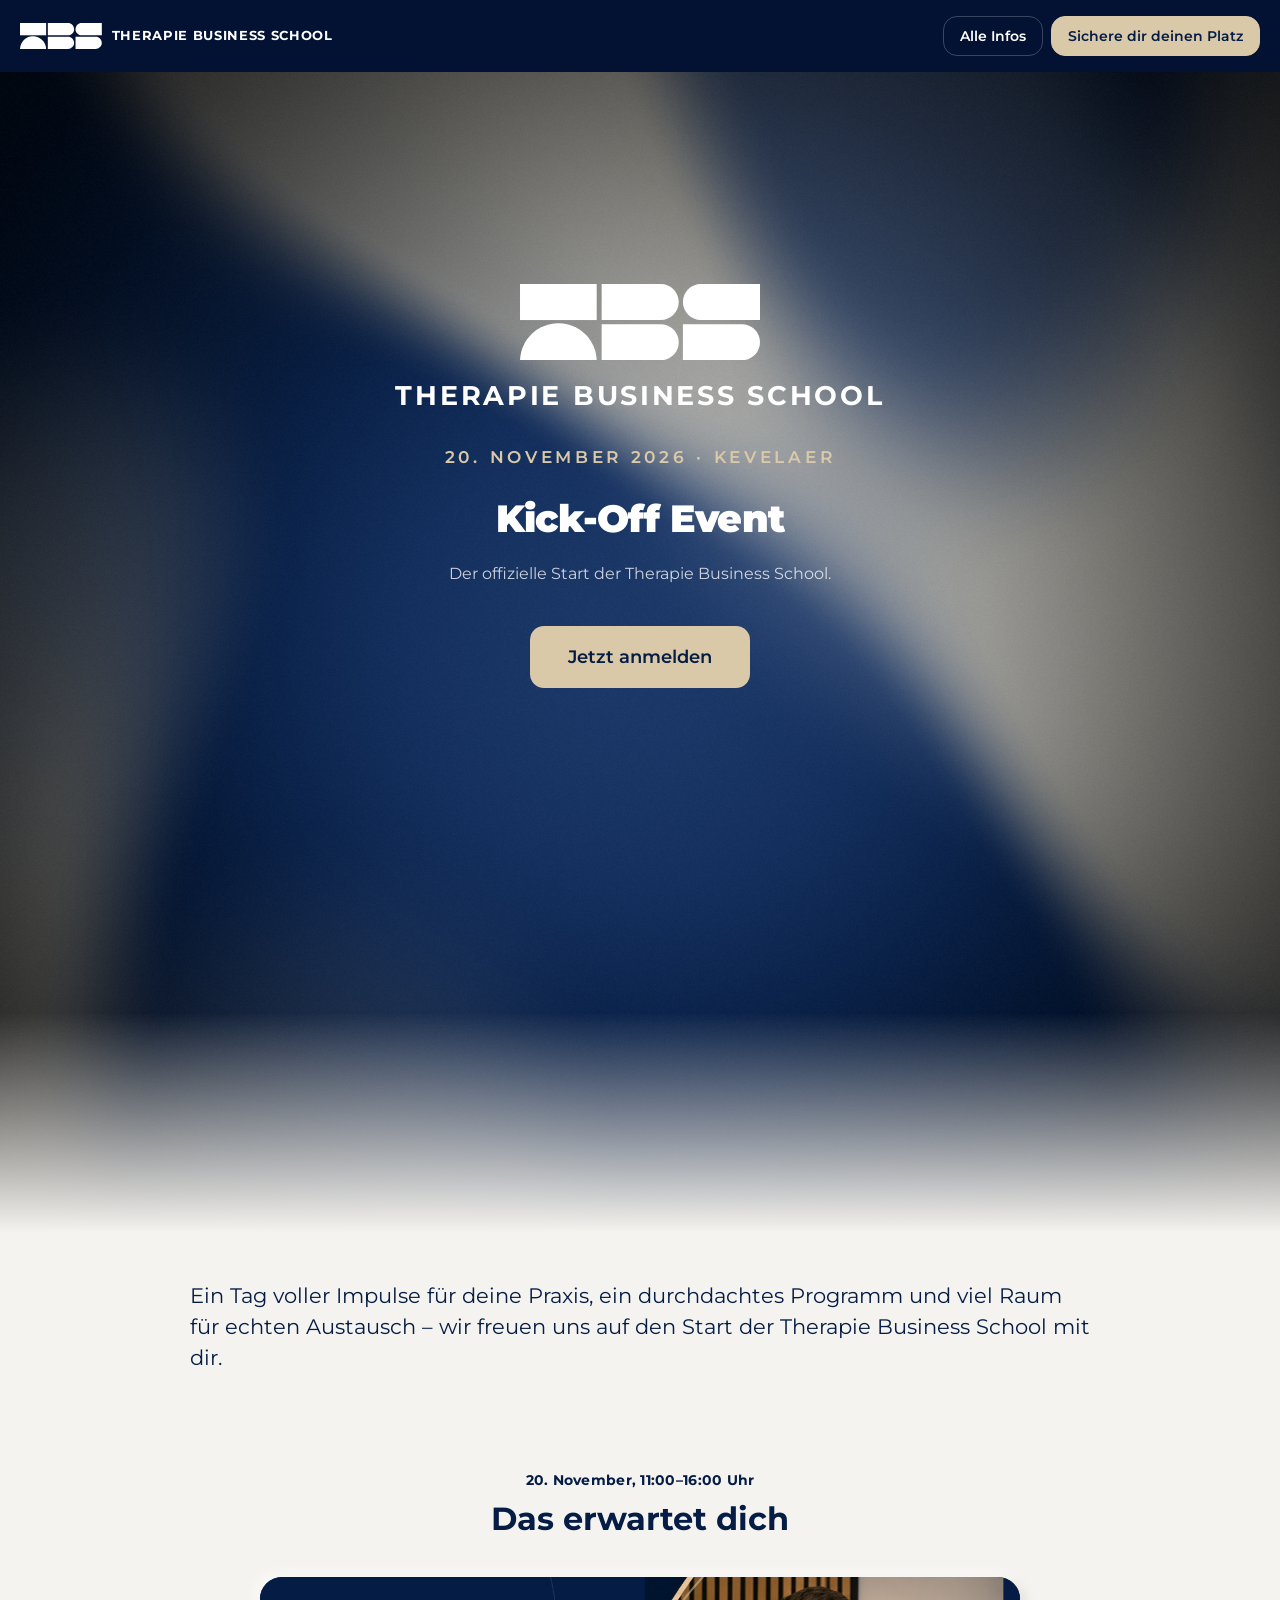
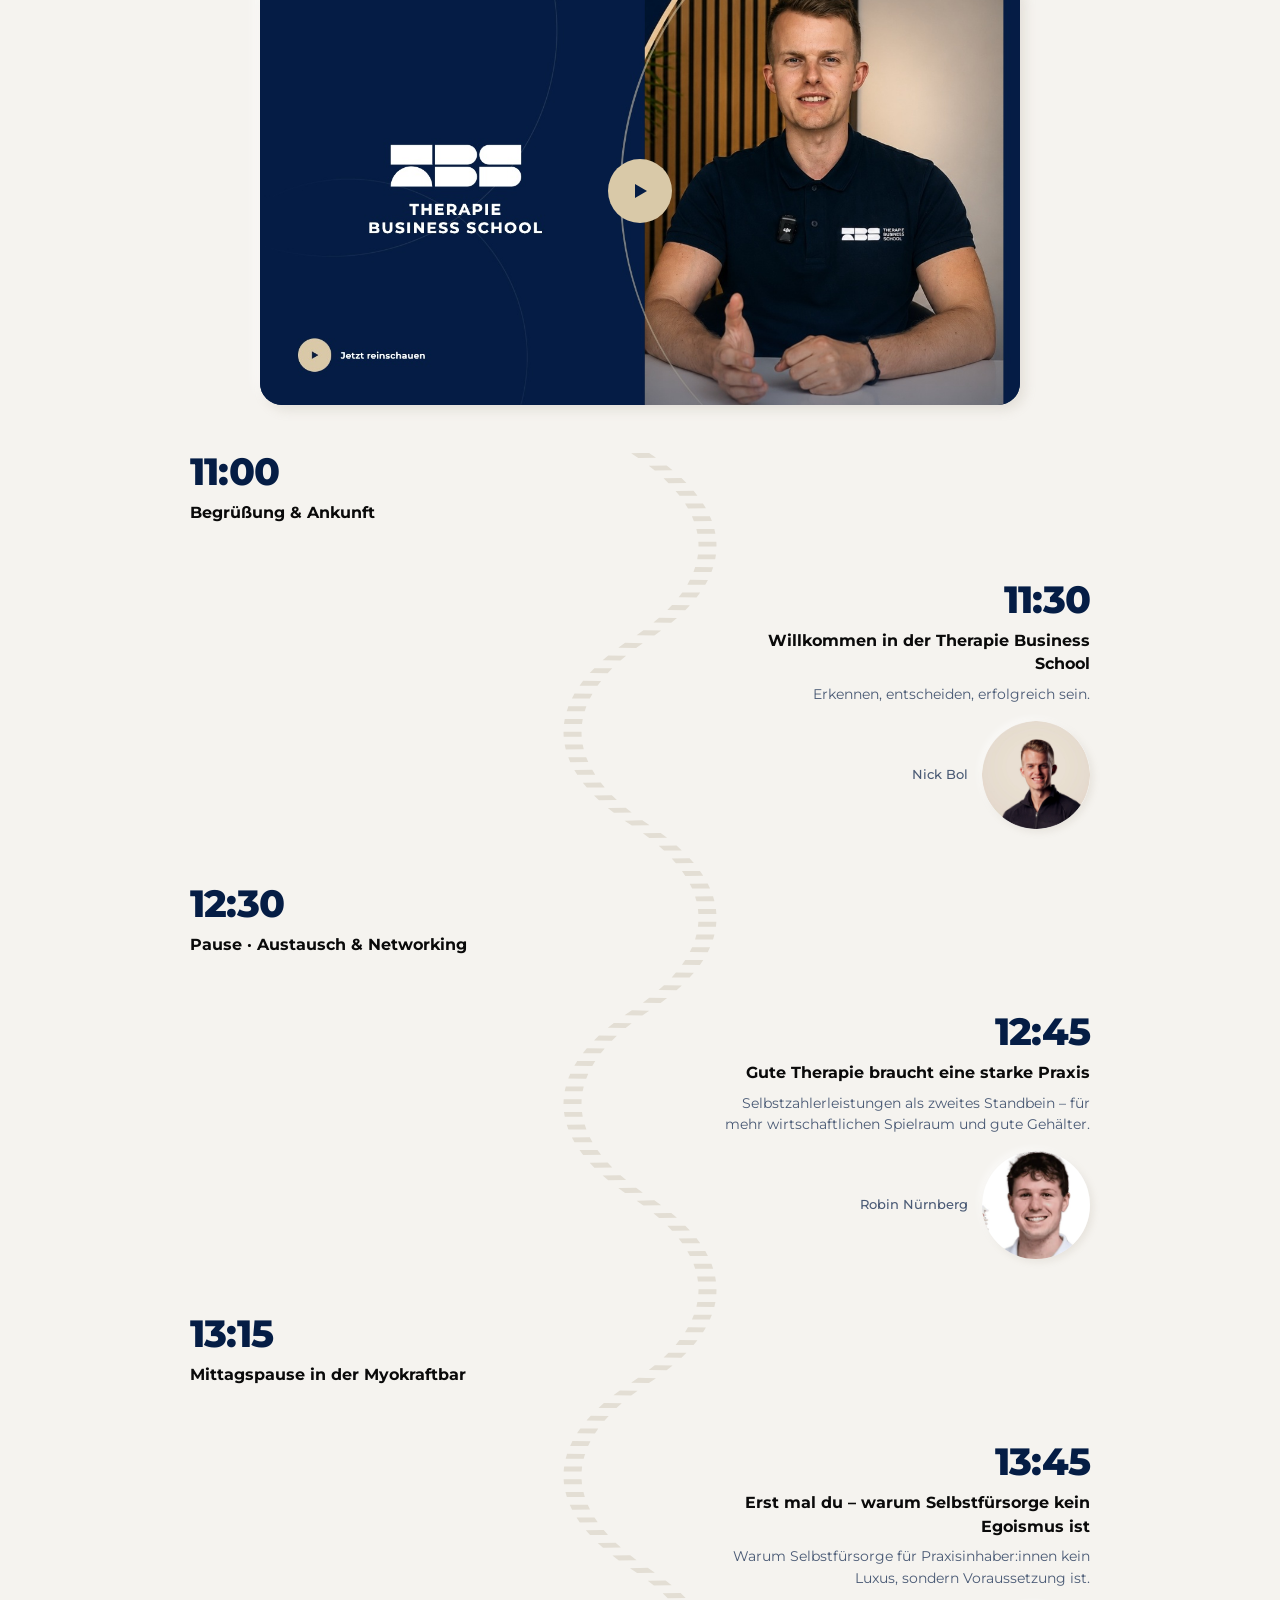
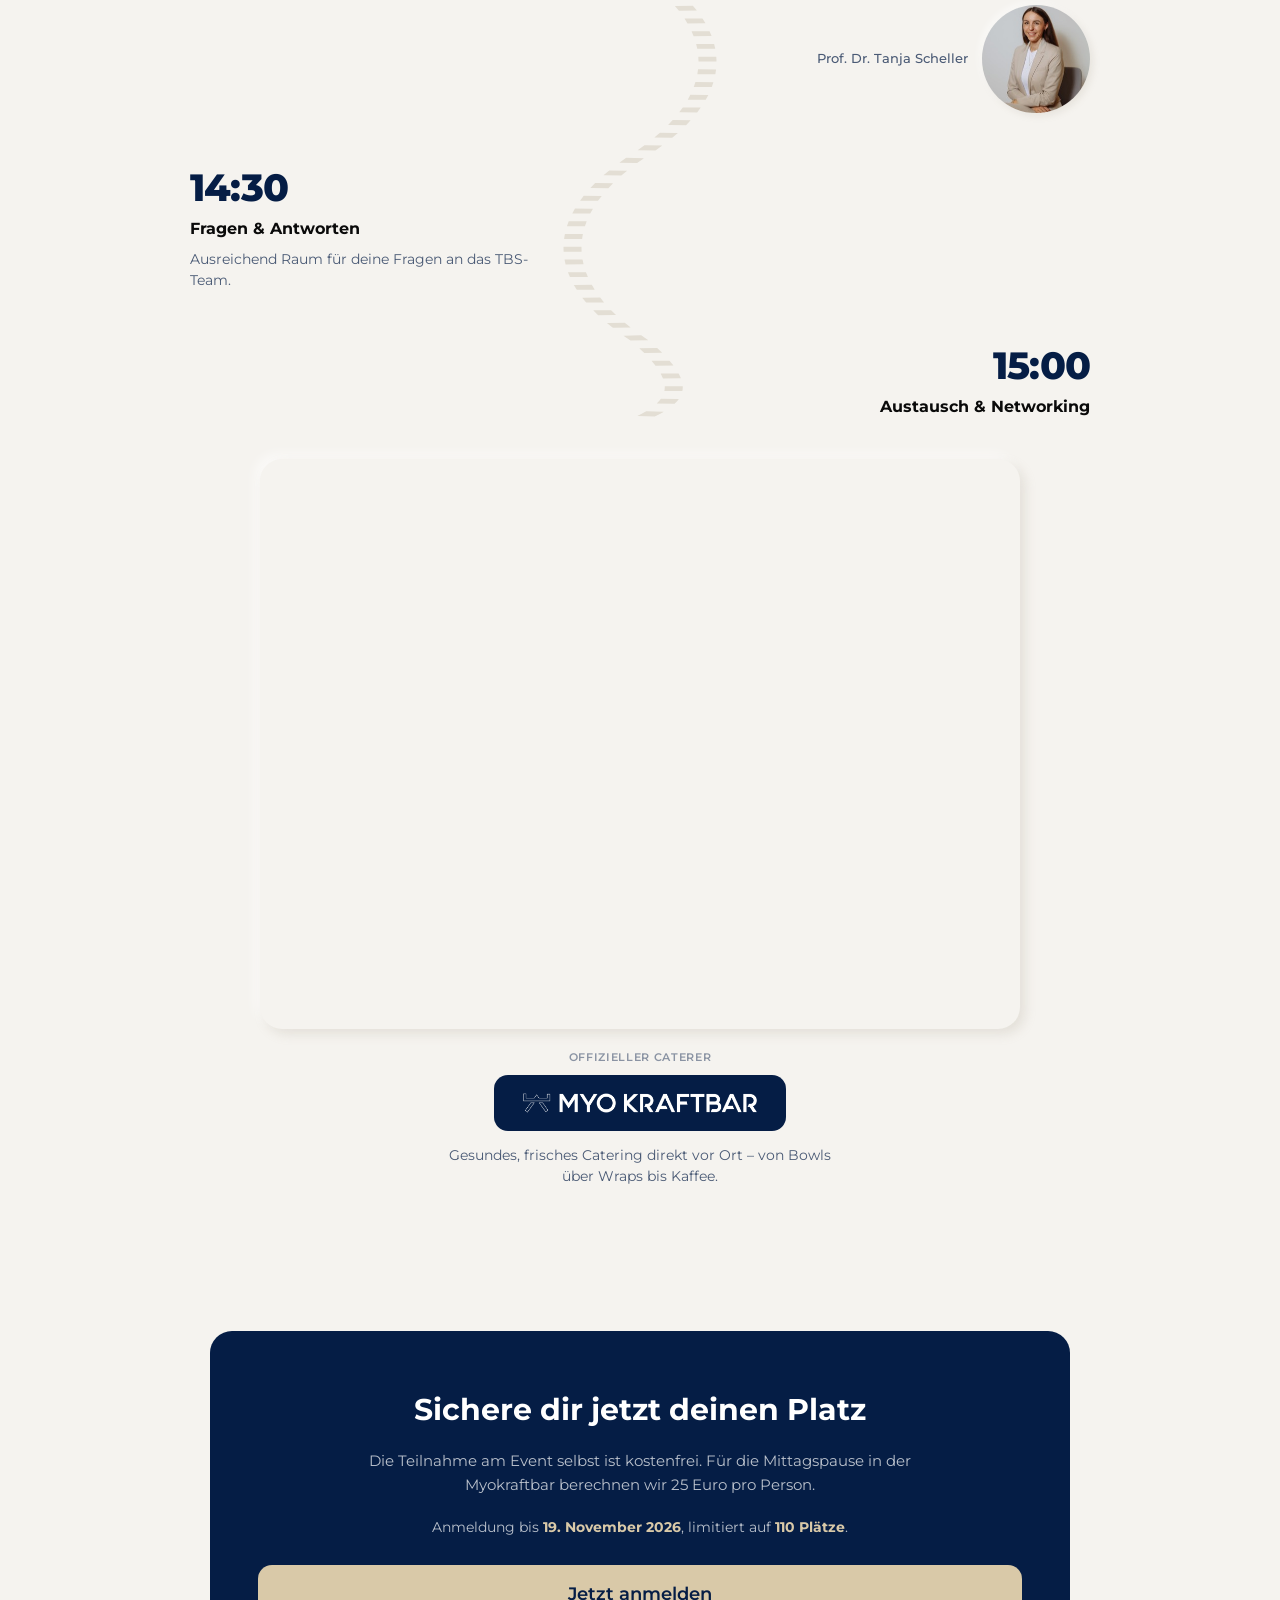
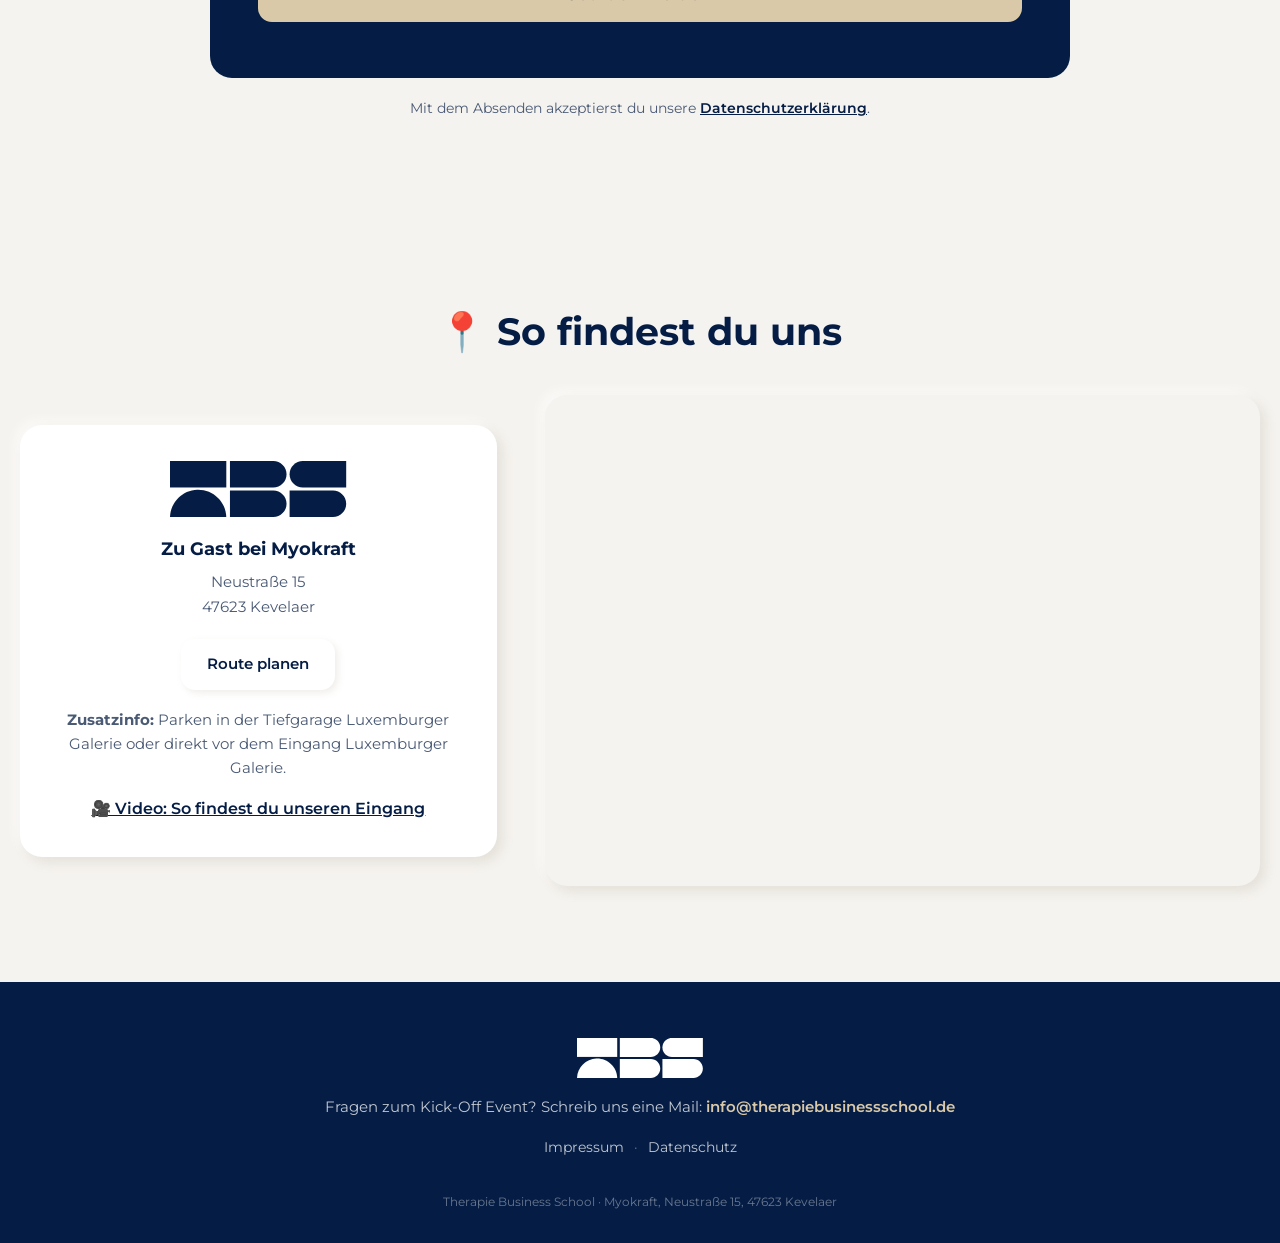
<file: site/index.html>
<!DOCTYPE html>
<html lang="de">
<head>
<meta charset="UTF-8">
<meta name="viewport" content="width=device-width, initial-scale=1.0">
<title>Kick-Off Event der Therapie Business School · 20. November 2026 · Kevelaer</title>
<meta name="description" content="Der offizielle Start der Therapie Business School: Kick-Off Event am 20. November 2026 in Kevelaer. Jetzt anmelden.">

<!-- Open Graph -->
<meta property="og:type" content="website">
<meta property="og:title" content="Kick-Off Event der Therapie Business School · 20. November 2026 · Kevelaer">
<meta property="og:description" content="Der offizielle Start der Therapie Business School: Kick-Off Event am 20. November 2026 in Kevelaer. Jetzt anmelden.">
<meta property="og:image" content="og-image.jpg">
<meta property="og:locale" content="de_DE">
<meta name="twitter:card" content="summary_large_image">
<!-- TODO Phillip/Nick: og-image.jpg (1200x630) muss noch erstellt und neben dieser Datei abgelegt werden, sonst zeigt die Link-Vorschau nichts an. -->

<!-- Favicon: eingebettetes TBS-Signet-SVG aus dem Branding Guide §2.2 als Inline-Data-URI, da keine favicon.ico/.png-Dateien lokal vorliegen -->
<link rel="icon" type="image/svg+xml" href="data:image/svg+xml,%3Csvg xmlns='http://www.w3.org/2000/svg' viewBox='0 0 512 512'%3E%3Crect width='512' height='512' fill='%23051D45'/%3E%3Cg transform='translate(76.00,198.80) scale(1.04197)'%3E%3Cpath d='M319.54,57.88c14.34,0,25.96,11.62,25.96,25.96s-11.62,25.96-25.96,25.96h-85.03v-51.91h85.03Z' fill='%23FFF'/%3E%3Cpath d='M202.58,57.88c14.34,0,25.96,11.62,25.96,25.96s-11.62,25.96-25.96,25.96h-85.03v-51.91h85.03,0Z' fill='%23FFF'/%3E%3Cpath d='M110.36,109.79H.03c.94-29.08,24.3-52.43,53.38-53.38,30.47-.99,55.97,22.91,56.96,53.38h0Z' fill='%23FFF'/%3E%3Cpath d='M260.46,51.91c-14.34,0-25.96-11.62-25.96-25.96S246.13,0,260.46,0h85.03v51.91h-85.03Z' fill='%23FFF'/%3E%3Cpath d='M202.58,0c14.34,0,25.96,11.62,25.96,25.96s-11.62,25.96-25.96,25.96h-85.03V0h85.03Z' fill='%23FFF'/%3E%3Crect width='110.39' height='51.91' fill='%23FFF'/%3E%3C/g%3E%3C/svg%3E">

<!-- Montserrat (Pflicht laut TBS-Branding-Guide §4 – ohne diesen Link rendert die Seite in Arial) -->
<link rel="preconnect" href="https://fonts.googleapis.com">
<link rel="preconnect" href="https://fonts.gstatic.com" crossorigin>
<link href="https://fonts.googleapis.com/css2?family=Montserrat:wght@400;500;600;700;900&display=swap" rel="stylesheet">

<link rel="stylesheet" href="assets/site.css">

<!-- Hero und Inhalte starten per CSS unsichtbar (opacity:0) und werden erst durch das
     Reveal-Script am Seitenende eingeblendet. Läuft JS nicht (z.B. iOS-Dateivorschau
     "Quick Look" statt "In Safari öffnen", JS deaktiviert), bliebe die Seite sonst
     komplett leer - dieser Fallback erzwingt volle Sichtbarkeit ohne JS. -->
<noscript>
<style>
  /* Reine CSS-Animation (läuft ohne JS beim Laden ab) statt der sonstigen
     JS-getriggerten Scroll-Reveals - Inhalt landet garantiert sichtbar,
     unabhängig von der Scrollposition beim Laden. */
  .hero-eyebrow, .hero h1, .hero-kickoff-title, .hero-sub, .hero-ctas,
  .page-intro h1, .reveal, .stop {
    animation: noscript-rise .8s cubic-bezier(.16,1,.3,1) both !important;
  }
  @keyframes noscript-rise {
    from { opacity: 0; transform: translateY(18px); }
    to   { opacity: 1; transform: none; }
  }
  /* WebGL-Gradient (.hero-gl) rendert ohne JS nicht - statischen SVG-Arc-
     Hintergrund als Ersatz wieder einblenden statt flacher Navy-Fläche. */
  .hero-gl { display: none !important; }
  .hero-arcs { display: block !important; }
</style>
</noscript>
</head>
<body>

<!-- ============ NAV ============ -->
<nav class="nav">
  <div class="wrap">
    <a class="nav-logo" href="#top" aria-label="Kick-Off Event der Therapie Business School, nach oben">
      <!-- Icon + separates Text-Element statt der alten Ein-SVG-Wortmarke: deren Buchstaben-Pfade
           waren zwar vollständig ("Therapie" / "Business" / "School"), aber als drei gestapelte Zeilen
           in der 26px-Navbar-Höhe gepresst - praktisch unlesbares Mikro-Schriftbild. Gleiches Muster
           wie .hero-wordmark: eine lesbare Zeile Text statt Mikro-Vektor-Typografie. -->
      <svg class="nav-logo-icon" xmlns="http://www.w3.org/2000/svg" viewBox="0 0 345.5 109.8" role="img" aria-label="TBS Signet">
        <path d="M319.54,57.88c14.34,0,25.96,11.62,25.96,25.96s-11.62,25.96-25.96,25.96h-85.03v-51.91h85.03Z" fill="#FFF"/>
        <path d="M202.58,57.88c14.34,0,25.96,11.62,25.96,25.96s-11.62,25.96-25.96,25.96h-85.03v-51.91h85.03,0Z" fill="#FFF"/>
        <path d="M110.36,109.79H.03c.94-29.08,24.3-52.43,53.38-53.38,30.47-.99,55.97,22.91,56.96,53.38h0Z" fill="#FFF"/>
        <path d="M260.46,51.91c-14.34,0-25.96-11.62-25.96-25.96S246.13,0,260.46,0h85.03v51.91h-85.03Z" fill="#FFF"/>
        <path d="M202.58,0c14.34,0,25.96,11.62,25.96,25.96s-11.62,25.96-25.96,25.96h-85.03V0h85.03Z" fill="#FFF"/>
        <rect width="110.39" height="51.91" fill="#FFF"/>
      </svg>
      <span class="nav-logo-text">Therapie Business School</span>
    </a>
    <div class="nav-links">
      <a href="#anmeldung">Alle Infos</a>
      <a href="#sichere-dir-deinen-platz" class="nav-cta">Sichere dir deinen Platz</a>
    </div>
  </div>
</nav>

<!-- ============ HERO ============ -->
<div id="top"></div>
<header class="hero reveal-hero">
  <div class="hero-arcs" aria-hidden="true">
    <svg viewBox="0 0 1200 800" preserveAspectRatio="xMidYMid slice">
      <circle cx="150" cy="120" r="420" fill="none" stroke="#D9C9A8" stroke-width="1.5" opacity=".18"/>
      <circle cx="1080" cy="700" r="520" fill="none" stroke="#D9C9A8" stroke-width="1.5" opacity=".14"/>
      <circle cx="1080" cy="700" r="360" fill="none" stroke="#FFFFFF" stroke-width="1" opacity=".08"/>
    </svg>
  </div>
  <!-- TEST: Velaris WebGL-Gradient als Hero-Hintergrund, TBS Navy/Sand/Slate statt Standardfarben -->
  <canvas class="hero-gl" id="hero-gl" aria-hidden="true"></canvas>
  <div class="wrap hero-inner">
    <div class="hero-wordmark" aria-hidden="true">
      <svg class="hero-wordmark-icon" xmlns="http://www.w3.org/2000/svg" viewBox="0 0 345.5 109.8" role="img" aria-label="TBS Signet">
        <path d="M319.54,57.88c14.34,0,25.96,11.62,25.96,25.96s-11.62,25.96-25.96,25.96h-85.03v-51.91h85.03Z" fill="#FFF"/>
        <path d="M202.58,57.88c14.34,0,25.96,11.62,25.96,25.96s-11.62,25.96-25.96,25.96h-85.03v-51.91h85.03,0Z" fill="#FFF"/>
        <path d="M110.36,109.79H.03c.94-29.08,24.3-52.43,53.38-53.38,30.47-.99,55.97,22.91,56.96,53.38h0Z" fill="#FFF"/>
        <path d="M260.46,51.91c-14.34,0-25.96-11.62-25.96-25.96S246.13,0,260.46,0h85.03v51.91h-85.03Z" fill="#FFF"/>
        <path d="M202.58,0c14.34,0,25.96,11.62,25.96,25.96s-11.62,25.96-25.96,25.96h-85.03V0h85.03Z" fill="#FFF"/>
        <rect width="110.39" height="51.91" fill="#FFF"/>
      </svg>
      <span class="hero-wordmark-text">Therapie Business School</span>
    </div>
    <span class="hero-eyebrow">20. November 2026 · Kevelaer</span>
    <h1 class="hero-kickoff-title">Kick-Off Event</h1>
    <p class="hero-sub">Der offizielle Start der Therapie Business School.</p>
    <div class="hero-ctas">
      <a href="#sichere-dir-deinen-platz" class="btn btn-sand">Jetzt anmelden</a>
    </div>
  </div>
</header>

<!-- ============ JOURNEY: INTRO + PROGRAMM + ECKDATEN ============ -->
<div class="journey" id="anmeldung">
  <!-- Intro -->
  <section class="journey-station">
    <div class="wrap">
      <p class="journey-intro reveal">
        Ein Tag voller Impulse für deine Praxis, ein durchdachtes Programm und viel Raum für echten
        Austausch &ndash; wir freuen uns auf den Start der Therapie Business School mit dir.
      </p>
    </div>
  </section>

  <!-- Programm -->
  <section class="journey-station">
    <div class="wrap">
      <div class="reveal" style="text-align:center;">
        <div class="section-label">20. November, 11:00&ndash;16:00 Uhr</div>
        <h2 class="headline" style="margin:0 auto;">Das erwartet dich</h2>
      </div>

      <!-- YouTube-Facade: zeigt nur das Poster-Bild + Play-Button, der echte iframe (inkl.
           YouTube-Skripte/Tracking) wird erst per Klick nachgeladen. youtube-nocookie.com
           reduziert Cookies vor dem Klick zusätzlich. -->
      <div class="video-embed reveal" id="kickoff-video" data-youtube-id="lJ6mR_ghU1s">
        <button type="button" class="video-embed-trigger" aria-label="Video abspielen: Willkommen bei der Therapie Business School">
          <img class="video-embed-poster" src="assets/video/kickoff-intro-poster.jpg" alt="" loading="lazy">
          <span class="video-play-icon" aria-hidden="true">
            <svg width="22" height="22" viewBox="0 0 22 22"><path d="M6 4l12 7-12 7V4z" fill="currentColor"/></svg>
          </span>
        </button>
      </div>

      <div class="programm-body">
        <div class="journey-thread" aria-hidden="true">
          <svg id="journey-line-svg" viewBox="0 0 100 1600" preserveAspectRatio="none">
            <path class="line-track" id="journey-line-track" d="M50,0 C60,60 60,130 50,190 C40,250 40,320 50,380 C60,440 60,510 50,570 C40,630 40,700 50,760 C60,820 60,890 50,950 C40,1010 40,1080 50,1140 C60,1200 60,1270 50,1330 C40,1390 40,1460 50,1520 C55,1560 55,1580 50,1600" />
            <path class="line-progress" id="journey-line-progress" d="M50,0 C60,60 60,130 50,190 C40,250 40,320 50,380 C60,440 60,510 50,570 C40,630 40,700 50,760 C60,820 60,890 50,950 C40,1010 40,1080 50,1140 C60,1200 60,1270 50,1330 C40,1390 40,1460 50,1520 C55,1560 55,1580 50,1600" />
          </svg>
        </div>

        <div class="stops">
          <div class="stop">
            <div class="stop-time">11:00</div>
            <div class="stop-head">Begrüßung &amp; Ankunft</div>
          </div>
          <div class="stop">
            <div class="stop-time">11:30</div>
            <div class="stop-head">Willkommen in der Therapie Business School</div>
            <p class="stop-text">Erkennen, entscheiden, erfolgreich sein.</p>
            <div class="stop-person">
              <img class="speaker-photo" src="assets/speakers/nick-bol.jpg" alt="" loading="lazy">
              <span>Nick Bol</span>
            </div>
          </div>
          <div class="stop">
            <div class="stop-time">12:30</div>
            <div class="stop-head">Pause &middot; Austausch &amp; Networking</div>
          </div>
          <div class="stop">
            <div class="stop-time">12:45</div>
            <div class="stop-head">Gute Therapie braucht eine starke Praxis</div>
            <p class="stop-text">Selbstzahlerleistungen als zweites Standbein &ndash; f&uuml;r mehr wirtschaftlichen Spielraum und gute Geh&auml;lter.</p>
            <div class="stop-person">
              <img class="speaker-photo" src="assets/speakers/robin-nuernberg.jpg" alt="" loading="lazy">
              <span>Robin Nürnberg</span>
            </div>
          </div>
          <div class="stop">
            <div class="stop-time">13:15</div>
            <div class="stop-head">Mittagspause in der Myokraftbar</div>
          </div>
          <div class="stop">
            <div class="stop-time">13:45</div>
            <div class="stop-head">Erst mal du &ndash; warum Selbstf&uuml;rsorge kein Egoismus ist</div>
            <p class="stop-text">Warum Selbstf&uuml;rsorge f&uuml;r Praxisinhaber:innen kein Luxus, sondern Voraussetzung ist.</p>
            <div class="stop-person">
              <img class="speaker-photo" src="assets/speakers/tanja-scheller.jpg" alt="" loading="lazy">
              <span>Prof. Dr. Tanja Scheller</span>
            </div>
          </div>
          <div class="stop">
            <div class="stop-time">14:30</div>
            <div class="stop-head">Fragen &amp; Antworten</div>
            <p class="stop-text">Ausreichend Raum für deine Fragen an das TBS-Team.</p>
          </div>
          <div class="stop">
            <div class="stop-time">15:00</div>
            <div class="stop-head">Austausch &amp; Networking</div>
          </div>
        </div>
      </div>

      <div class="caterer reveal">
        <div class="caterer-slideshow">
          <img src="assets/myokraftbar/myokraftbar-speisen.jpg" alt="Bunte gesunde Bowls und Getränke der Myokraftbar" loading="lazy">
          <img src="assets/myokraftbar/myokraftbar-wraps.jpg" alt="Frisch zubereitete Wraps der Myokraftbar" loading="lazy">
          <img src="assets/myokraftbar/myokraftbar-lunch.jpg" alt="Gedeckter Lunch-Tisch der Myokraftbar" loading="lazy">
          <img src="assets/myokraftbar/myokraftbar-catering.jpg" alt="Frisch zubereitetes Catering der Myokraftbar" loading="lazy">
          <img src="assets/myokraftbar/myokraftbar-quality-time.jpg" alt="Gemeinsame Auszeit bei der Myokraftbar" loading="lazy">
        </div>
        <div class="caterer-copy">
          <div class="fact-label">Offizieller Caterer</div>
          <img class="caterer-logo" src="assets/myokraftbar/myokraftbar-logo.png" alt="Myokraftbar" loading="lazy">
          <p class="agenda-desc" style="margin-top:14px;">Gesundes, frisches Catering direkt vor Ort &ndash; von Bowls über Wraps bis Kaffee.</p>
        </div>
      </div>
    </div>
  </section>
</div>

<!-- ============ ANMELDUNG (zentriert) ============ -->
<section id="sichere-dir-deinen-platz">
  <div class="wrap wrap-narrow">
    <div class="reveal">
      <div class="pay-card">
        <h3>Sichere dir jetzt deinen Platz</h3>
        <p class="pay-desc">
          Die Teilnahme am Event selbst ist kostenfrei. Für die Mittagspause in der Myokraftbar
          berechnen wir 25&nbsp;Euro pro Person.
        </p>
        <div class="pay-limit">Anmeldung bis <strong>19. November 2026</strong>, limitiert auf <strong>110 Plätze</strong>.</div>
        <button type="button" class="btn btn-sand btn-block" id="anmeldung-toggle" aria-expanded="false" aria-controls="anmeldung-form-wrap">Jetzt anmelden</button>

        <div class="anmeldung-form-wrap" id="anmeldung-form-wrap">
          <form class="pay-form" id="form-kickoff" novalidate data-anmeldung-endpoint="https://n8n.therapiebusinessschool.de/webhook/kickoff-anmeldung">
            <p class="form-note">Alle Felder sind Pflichtfelder. Nach dem Absenden geht es direkt weiter zur Bezahlung &ndash; deine Angaben sind dort schon ausgefüllt.</p>

            <div class="field-row">
              <div class="field">
                <label for="k-firstname">Vorname</label>
                <input class="input" type="text" id="k-firstname" name="firstname" required>
              </div>
              <div class="field">
                <label for="k-lastname">Nachname</label>
                <input class="input" type="text" id="k-lastname" name="lastname" required>
              </div>
            </div>

            <div class="field-row">
              <div class="field">
                <label for="k-email">E-Mail</label>
                <input class="input" type="email" id="k-email" name="email" required>
              </div>
              <div class="field">
                <label for="k-phone">Telefon</label>
                <input class="input" type="tel" id="k-phone" name="phone" required>
              </div>
            </div>

            <div class="field-row">
              <div class="field">
                <label for="k-company">Praxis / Unternehmen</label>
                <input class="input" type="text" id="k-company" name="company" required>
              </div>
              <div class="field">
                <label for="k-practice-type">Deine Praxis</label>
                <select class="input" id="k-practice-type" name="practice_type" required>
                  <option value="" disabled selected>Bitte wählen</option>
                  <option>Physiotherapie</option>
                  <option>Ergotherapie</option>
                  <option>Logopädie</option>
                  <option>Podologie</option>
                  <option>Gründer:in (noch keine eigene Praxis)</option>
                </select>
              </div>
            </div>

            <!-- Rechnungsadresse: wird an Stripe durchgereicht, damit der Kunde sie im Checkout
                 nicht erneut eintippen muss. Pflicht, weil Stripe daraus die Rechnung erstellt
                 und die automatische Steuerberechnung eine vollständige Adresse braucht. -->
            <div class="field">
              <label for="k-street">Straße und Hausnummer</label>
              <input class="input" type="text" id="k-street" name="street" autocomplete="street-address" required>
            </div>

            <div class="field-row field-row-plz">
              <div class="field">
                <label for="k-zip">PLZ</label>
                <input class="input" type="text" id="k-zip" name="zip" inputmode="numeric" autocomplete="postal-code" pattern="[0-9]{5}" required>
              </div>
              <div class="field">
                <label for="k-city">Ort</label>
                <input class="input" type="text" id="k-city" name="city" autocomplete="address-level2" required>
              </div>
            </div>

            <div class="field-row">
              <div class="field">
                <label for="k-source">Wie hast du von uns erfahren?</label>
                <select class="input" id="k-source" name="source" required>
                  <option value="" disabled selected>Bitte wählen</option>
                  <option>Instagram / Social Media</option>
                  <option>Empfehlung</option>
                  <option>Google-Suche</option>
                  <option>TBS-Website</option>
                  <option>Persönlicher Kontakt</option>
                  <option>Sonstiges</option>
                </select>
              </div>
              <div class="field">
                <label for="k-qty-plus">Anzahl Teilnehmer</label>
                <div class="qty-control" aria-label="Anzahl der Teilnehmer auswählen">
                  <button class="qty-btn" id="k-qty-minus" type="button" aria-label="Weniger">−</button>
                  <span id="k-qty" class="qty" aria-live="polite" aria-atomic="true">1</span>
                  <button class="qty-btn" id="k-qty-plus" type="button" aria-label="Mehr">+</button>
                </div>
                <input type="hidden" id="k-count" name="count" value="1">
                <p class="qty-price" id="k-qty-price">1 × 25,00 € = 25,00 €</p>
              </div>
            </div>

            <div class="hp-field" aria-hidden="true">
              <label for="k-website">Website</label>
              <input type="text" id="k-website" name="website" tabindex="-1" autocomplete="off">
            </div>

            <div class="consent">
              <input type="checkbox" id="k-consent" name="consent" required>
              <label for="k-consent">Ich bin einverstanden, dass meine Angaben zur Bearbeitung dieser Anmeldung gespeichert werden.</label>
            </div>

            <!-- Bewusst optional (kein required, nicht vorausgewaehlt, nicht an den Weiter-Button
                 gekoppelt): eine Einwilligung zur Weitergabe darf nach Art. 7 Abs. 4 DSGVO nicht
                 Bedingung fuer die Anmeldung sein. n8n speichert sie als Spalte partner_einwilligung. -->
            <div class="consent">
              <input type="checkbox" id="k-partner-consent" name="partner_consent">
              <div class="consent-body">
                <label for="k-partner-consent">Optional: Meine Kontaktdaten d&uuml;rfen an Kooperationspartner der TBS weitergegeben werden, die mich zu ihren Angeboten kontaktieren. Jederzeit widerrufbar.</label>
                <details class="consent-details">
                  <summary>Details</summary>
                  <p>Die Therapie Business School gibt meinen Namen, meine Kontaktdaten und Angaben zu meiner Praxis an ihre Kooperationspartner aus den Bereichen Praxisberatung, Praxissoftware, Trainings- und Therapieger&auml;te sowie Weiterbildung weiter, damit diese mich per E-Mail oder Telefon zu ihren Angeboten f&uuml;r Praxen kontaktieren k&ouml;nnen. Diese Einwilligung ist freiwillig und keine Voraussetzung f&uuml;r die Anmeldung. Ich kann sie jederzeit mit Wirkung f&uuml;r die Zukunft widerrufen, z.&nbsp;B. per E-Mail an info@therapiebusinessschool.de.</p>
                </details>
              </div>
            </div>

            <p class="form-error" id="form-kickoff-error" role="alert" hidden></p>
            <p class="form-hinweis" id="form-kickoff-hinweis" role="status" hidden></p>

            <button type="submit" class="btn btn-sand btn-block" id="form-kickoff-submit" disabled>Weiter zur Bezahlung</button>
            <!-- Zwischenlösung bis TBS-Hub steht: der n8n-Workflow hinter
                 /webhook/kickoff-anmeldung legt die Anmeldung im Sheet "TBS Kick-Off Anmeldungen"
                 an (Status "offen"), erzeugt bei Stripe einen Customer mit diesen Daten und eine
                 Checkout-Session, und antwortet mit deren URL. Nach bezahltem Checkout setzt der
                 Stripe-Webhook dieselbe Zeile über die Checkout-ID auf "bezahlt".
                 Siehe n8n/README.md. Kein Double-Opt-in, siehe README für Grenzen. -->
          </form>
        </div>

      </div>
      <p class="privacy-note">
        Mit dem Absenden akzeptierst du unsere
        <a href="https://www.therapiebusinessschool.de/datenschutz" target="_blank" rel="noopener">Datenschutzerklärung</a>.
      </p>

      <!-- Die 10 festen Stripe-Payment-Links (einer je Personenzahl) sind abgelöst: n8n erzeugt
           die Checkout-Session dynamisch mit quantity = Anzahl auf dem Preis
           price_1UDOII4seyIpKu5FcdP4dbfI (25 € inkl. MwSt).
           TODO Nick: echten Link zur Datenschutzerklärung oben einsetzen. -->
    </div>
  </div>
</section>

<!-- ============ STANDORT ============ -->
<section>
  <div class="wrap">
    <div class="reveal" style="text-align:center;">
      <h2 class="headline standort-headline">📍 So findest du uns</h2>
    </div>

    <div class="location" style="margin-top:40px;">
      <div class="reveal location-addr">
        <svg class="addr-icon" xmlns="http://www.w3.org/2000/svg" viewBox="0 0 345.5 109.8" role="img" aria-label="TBS Signet">
          <path d="M319.54,57.88c14.34,0,25.96,11.62,25.96,25.96s-11.62,25.96-25.96,25.96h-85.03v-51.91h85.03Z" fill="#051D45"/>
          <path d="M202.58,57.88c14.34,0,25.96,11.62,25.96,25.96s-11.62,25.96-25.96,25.96h-85.03v-51.91h85.03,0Z" fill="#051D45"/>
          <path d="M110.36,109.79H.03c.94-29.08,24.3-52.43,53.38-53.38,30.47-.99,55.97,22.91,56.96,53.38h0Z" fill="#051D45"/>
          <path d="M260.46,51.91c-14.34,0-25.96-11.62-25.96-25.96S246.13,0,260.46,0h85.03v51.91h-85.03Z" fill="#051D45"/>
          <path d="M202.58,0c14.34,0,25.96,11.62,25.96,25.96s-11.62,25.96-25.96,25.96h-85.03V0h85.03Z" fill="#051D45"/>
          <rect width="110.39" height="51.91" fill="#051D45"/>
        </svg>
        <div class="addr-name">Zu Gast bei Myokraft</div>
        <div class="addr-lines">
          Neustraße 15<br>
          47623 Kevelaer
        </div>
        <a class="btn btn-2" href="https://www.google.com/maps/search/?api=1&query=Myokraft+Neustra%C3%9Fe+15+47623+Kevelaer" target="_blank" rel="noopener">Route planen</a>
        <div class="addr-lines" style="margin-top:18px;">
          <strong>Zusatzinfo:</strong> Parken in der Tiefgarage Luxemburger Galerie oder direkt vor dem Eingang Luxemburger Galerie.
        </div>
        <a class="addr-video-link" href="https://www.youtube.com/watch?v=I_Ud7UVIZeI" target="_blank" rel="noopener">🎥 Video: So findest du unseren Eingang</a>
      </div>
      <div class="reveal map-frame">
        <iframe
          src="https://www.google.com/maps?q=Myokraft,+Neustra%C3%9Fe+15,+47623+Kevelaer&output=embed"
          loading="lazy"
          referrerpolicy="no-referrer-when-downgrade"
          title="Karte: Myokraft, Neustraße 15, 47623 Kevelaer">
        </iframe>
      </div>
    </div>
  </div>
</section>

<!-- ============ FOOTER ============ -->
<footer>
  <div class="wrap">
    <div class="foot-logo">
      <svg xmlns="http://www.w3.org/2000/svg" viewBox="0 0 345.5 109.8" role="img" aria-label="TBS Signet" style="height:40px;width:auto;">
        <path d="M319.54,57.88c14.34,0,25.96,11.62,25.96,25.96s-11.62,25.96-25.96,25.96h-85.03v-51.91h85.03Z" fill="#FFF"/>
        <path d="M202.58,57.88c14.34,0,25.96,11.62,25.96,25.96s-11.62,25.96-25.96,25.96h-85.03v-51.91h85.03,0Z" fill="#FFF"/>
        <path d="M110.36,109.79H.03c.94-29.08,24.3-52.43,53.38-53.38,30.47-.99,55.97,22.91,56.96,53.38h0Z" fill="#FFF"/>
        <path d="M260.46,51.91c-14.34,0-25.96-11.62-25.96-25.96S246.13,0,260.46,0h85.03v51.91h-85.03Z" fill="#FFF"/>
        <path d="M202.58,0c14.34,0,25.96,11.62,25.96,25.96s-11.62,25.96-25.96,25.96h-85.03V0h85.03Z" fill="#FFF"/>
        <rect width="110.39" height="51.91" fill="#FFF"/>
      </svg>
    </div>
    <p class="foot-contact">
      Fragen zum Kick-Off Event? Schreib uns eine Mail:
      <a href="mailto:info@therapiebusinessschool.de">info@therapiebusinessschool.de</a>
    </p>
    <p class="foot-legal">
      <a href="https://www.therapiebusinessschool.de/impressum" target="_blank" rel="noopener">Impressum</a>
      <span aria-hidden="true">·</span>
      <a href="https://www.therapiebusinessschool.de/datenschutz" target="_blank" rel="noopener">Datenschutz</a>
    </p>
    <p class="foot-fine">Therapie Business School · Myokraft, Neustraße 15, 47623 Kevelaer</p>
  </div>
</footer>

<!-- Das frühere Bestätigungs-Popup ist entfallen: seit jede Anmeldung über Stripe läuft
     (mind. 1 Person), endet der Ablauf immer auf /danke-fuer-deine-anmeldung/.
     Das .confirm-overlay-CSS bleibt bestehen - partnerabend/ nutzt es weiterhin. -->

<script>
  // Hero reveal
  document.querySelector('.reveal-hero').classList.add('in');

  // Scroll-reveal via IntersectionObserver (kein scroll-Event-Listener)
  var reduceMotion = window.matchMedia('(prefers-reduced-motion: reduce)').matches;
  if (!reduceMotion && 'IntersectionObserver' in window) {
    var io = new IntersectionObserver(function (entries) {
      entries.forEach(function (entry) {
        if (entry.isIntersecting) {
          entry.target.classList.add('in');
          io.unobserve(entry.target);
        }
      });
    }, { threshold: 0.15, rootMargin: '0px 0px -60px 0px' });
    document.querySelectorAll('.reveal').forEach(function (el) { io.observe(el); });
  } else {
    document.querySelectorAll('.reveal').forEach(function (el) { el.classList.add('in'); });
  }

  // Anmelde-Dropdown: Klick auf "Jetzt anmelden" klappt das Formular in der
  // Pay-Card auf. Erst nach erfolgreichem Absenden (Pflichtfelder ausgefüllt)
  // geht es weiter (Stripe bei Verpflegung, sonst Bestätigungs-Popup).
  var anmeldungToggle = document.getElementById('anmeldung-toggle');
  var anmeldungWrap = document.getElementById('anmeldung-form-wrap');
  if (anmeldungToggle && anmeldungWrap) {
    anmeldungToggle.addEventListener('click', function () {
      var isOpen = anmeldungWrap.classList.toggle('open');
      anmeldungToggle.setAttribute('aria-expanded', isOpen ? 'true' : 'false');
      anmeldungToggle.classList.toggle('is-inactive', isOpen);
      if (isOpen) {
        anmeldungWrap.querySelector('input, select').focus({ preventScroll: true });
      }
    });
  }

  // Teilnehmerzahl: Mengenwähler 1-10 innerhalb des Anmeldeformulars. Jede Anmeldung
  // läuft über Stripe, deshalb ist 1 das Minimum. Die Checkout-Session wird von n8n
  // mit quantity = Anzahl erzeugt; die früheren zehn festen Payment-Links entfallen.
  var KICKOFF_MIN_QTY = 1;
  var KICKOFF_MAX_QTY = 10;
  var kickoffQtyEl = document.getElementById('k-qty');
  var kickoffCountInput = document.getElementById('k-count');
  var kickoffMinus = document.getElementById('k-qty-minus');
  var kickoffPlus = document.getElementById('k-qty-plus');
  var kickoffPriceText = document.getElementById('k-qty-price');
  if (kickoffQtyEl && kickoffCountInput && kickoffMinus && kickoffPlus && kickoffPriceText) {
    var kickoffFmt = new Intl.NumberFormat('de-DE', { style: 'currency', currency: 'EUR' });
    var kickoffClamp = function (v, min, max) { return Math.max(min, Math.min(max, v)); };

    var kickoffSetQty = function (v) {
      var val = kickoffClamp(v, KICKOFF_MIN_QTY, KICKOFF_MAX_QTY);
      kickoffQtyEl.textContent = String(val);
      kickoffCountInput.value = String(val);
      kickoffMinus.disabled = val <= KICKOFF_MIN_QTY;
      kickoffPlus.disabled = val >= KICKOFF_MAX_QTY;
      kickoffPriceText.textContent = val + ' × 25,00 € = ' + kickoffFmt.format(val * 25);
    };

    kickoffMinus.addEventListener('click', function () { kickoffSetQty(Number(kickoffQtyEl.textContent) - 1); });
    kickoffPlus.addEventListener('click', function () { kickoffSetQty(Number(kickoffQtyEl.textContent) + 1); });

    kickoffSetQty(KICKOFF_MIN_QTY);
  }

  var kickoffForm = document.getElementById('form-kickoff');
  if (kickoffForm) {
    // "Weiter" bleibt gesperrt, bis das Einverständnis-Häkchen gesetzt ist -
    // erst dann ist der nächste Schritt (Stripe oder Bestätigung) erlaubt.
    var kickoffConsent = document.getElementById('k-consent');
    var kickoffSubmit = document.getElementById('form-kickoff-submit');
    if (kickoffConsent && kickoffSubmit) {
      kickoffConsent.addEventListener('change', function () {
        kickoffSubmit.disabled = !kickoffConsent.checked;
      });
    }

    // Anders als früher ist der Request jetzt blockierend: n8n legt die Anmeldung an
    // und erzeugt die Stripe-Checkout-Session, und erst dessen Antwort (checkout_url)
    // sagt uns, wohin weitergeleitet wird. Ein Fehler darf deshalb nicht verschluckt
    // werden - er wird angezeigt, die Eingaben bleiben stehen.
    var kickoffError = document.getElementById('form-kickoff-error');
    var kickoffBusy = false;

    var kickoffHinweis = document.getElementById('form-kickoff-hinweis');

    var kickoffShowError = function (msg) {
      if (!kickoffError) return;
      kickoffError.textContent = msg;
      kickoffError.hidden = false;
    };
    var kickoffShowHinweis = function (msg) {
      if (!kickoffHinweis) return;
      kickoffHinweis.textContent = msg;
      kickoffHinweis.hidden = false;
    };
    var kickoffClearError = function () {
      if (kickoffError) {
        kickoffError.hidden = true;
        kickoffError.textContent = '';
      }
      if (kickoffHinweis) {
        kickoffHinweis.hidden = true;
        kickoffHinweis.textContent = '';
      }
    };

    kickoffForm.addEventListener('submit', function (e) {
      e.preventDefault();
      // Doppelklick-Schutz: der Request dauert 1-2 Sekunden, in denen der Button
      // deaktiviert ist. Das Flag fängt zusätzlich ein Enter währenddessen ab.
      if (kickoffBusy) return;
      kickoffClearError();
      if (!kickoffForm.checkValidity()) {
        kickoffForm.reportValidity();
        return;
      }

      var endpoint = kickoffForm.dataset.anmeldungEndpoint;
      if (!endpoint) {
        kickoffShowError('Die Anmeldung ist gerade nicht erreichbar. Bitte schreib uns an info@therapiebusinessschool.de.');
        return;
      }

      // Honigtopf: Menschen sehen das Feld "website" nicht. Ist es gefüllt, war es ein Bot -
      // nichts absenden, aber so tun als wäre alles gut.
      var kickoffHp = kickoffForm.querySelector('input[name="website"]');
      if (kickoffHp && kickoffHp.value) {
        kickoffShowHinweis('Danke, deine Anmeldung ist eingegangen.');
        if (kickoffSubmit) kickoffSubmit.disabled = true;
        return;
      }

      var data = Object.fromEntries(new FormData(kickoffForm).entries());
      delete data.website;
      data.count = Number(data.count);
      data.event = 'kickoff-23-10-2026';
      data.submitted_at = new Date().toISOString();

      kickoffBusy = true;
      var submitLabel = kickoffSubmit ? kickoffSubmit.textContent : '';
      if (kickoffSubmit) {
        kickoffSubmit.disabled = true;
        kickoffSubmit.textContent = 'Einen Moment …';
      }

      var restore = function () {
        kickoffBusy = false;
        if (kickoffSubmit) {
          kickoffSubmit.disabled = false;
          kickoffSubmit.textContent = submitLabel;
        }
      };

      fetch(endpoint, {
        method: 'POST',
        headers: { 'Content-Type': 'application/json' },
        body: JSON.stringify(data)
      }).then(function (res) {
        return res.json().catch(function () { return {}; }).then(function (body) {
          return { ok: res.ok, body: body };
        });
      }).then(function (res) {
        if (res.ok && res.body && res.body.checkout_url) {
          // Bewusst kein restore(): der Button bleibt gesperrt, bis der Browser die
          // Seite verlässt - sonst lässt sich in der Wartezeit ein zweites Mal senden.
          window.location.href = res.body.checkout_url;
          return;
        }
        // Ausgebucht ist kein Fehler: die Anmeldung wurde angenommen und steht auf
        // der Warteliste. Deshalb ein eigener, ruhiger Hinweis statt der roten
        // Fehlermeldung - und das Formular wird geschlossen, weil ein erneutes
        // Absenden nichts ändern würde.
        if (res.ok && res.body && res.body.ausgebucht) {
          kickoffShowHinweis(res.body.hinweis || 'Das Event ist ausgebucht. Wir haben dich auf die Warteliste gesetzt.');
          if (kickoffSubmit) {
            kickoffSubmit.disabled = true;
            kickoffSubmit.textContent = submitLabel;
          }
          kickoffBusy = false;
          return;
        }
        restore();
        kickoffShowError((res.body && res.body.error)
          ? res.body.error
          : 'Die Anmeldung konnte nicht gespeichert werden. Bitte versuch es noch einmal.');
      }).catch(function () {
        restore();
        kickoffShowError('Keine Verbindung zum Server. Bitte prüf deine Internetverbindung und versuch es noch einmal.');
      });
    });
  }


  // Intro-Video: iframe erst per Klick auf das Poster-Bild einsetzen (YouTube-Facade),
  // damit YouTube-Skripte/Cookies nicht schon beim Seitenaufruf ungefragt nachladen.
  var videoEmbed = document.getElementById('kickoff-video');
  if (videoEmbed) {
    var videoTrigger = videoEmbed.querySelector('.video-embed-trigger');
    videoTrigger.addEventListener('click', function () {
      var iframe = document.createElement('iframe');
      iframe.src = 'https://www.youtube-nocookie.com/embed/' + videoEmbed.dataset.youtubeId + '?autoplay=1&rel=0&cc_load_policy=0';
      iframe.title = 'Willkommen bei der Therapie Business School';
      iframe.allow = 'accelerometer; autoplay; clipboard-write; encrypted-media; gyroscope; picture-in-picture';
      iframe.allowFullscreen = true;
      videoEmbed.innerHTML = '';
      videoEmbed.appendChild(iframe);
    });
  }

  // Programmpunkte werden per IntersectionObserver aktiviert (gleiche Technik
  // wie .reveal), unabhängig von der Timeline-Linie. Vorher hing die
  // Aktivierung an der Linien-Fortschrittsberechnung weiter unten - auf
  // Mobile ist die Linie aber per CSS ausgeblendet (.journey-thread,
  // @max-width:640px, da ihre Kurve für die zweispaltige Desktop-Anordnung
  // gebaut ist), trotzdem lief die Berechnung im Hintergrund weiter und hinkte
  // dem echten Scrollfortschritt massiv hinterher -> Punkte erschienen in
  // falscher Reihenfolge/viel zu spät.
  var stopEls = Array.prototype.slice.call(document.querySelectorAll('.stop'));
  if (!reduceMotion && 'IntersectionObserver' in window) {
    var stopIo = new IntersectionObserver(function (entries) {
      entries.forEach(function (entry) {
        if (entry.isIntersecting) {
          entry.target.classList.add('active');
          stopIo.unobserve(entry.target);
        }
      });
    }, { threshold: 0.15, rootMargin: '0px 0px -60px 0px' });
    stopEls.forEach(function (el) { stopIo.observe(el); });
  } else {
    stopEls.forEach(function (el) { el.classList.add('active'); });
  }

  // Timeline-Linie bleibt rein dekorativ (nur ab 641px sichtbar) und zeichnet
  // sich weiterhin synchron zum Scrollen, hat aber keinen Einfluss mehr
  // darauf, wann Programmpunkte erscheinen.
  var lineProgress = document.getElementById('journey-line-progress');
  var programmBody = document.querySelector('.programm-body');

  if (lineProgress && programmBody && !reduceMotion) {
    var lineLength = lineProgress.getTotalLength();
    lineProgress.style.strokeDasharray = lineLength;
    lineProgress.style.strokeDashoffset = lineLength;

    var tickScheduled = false;
    function updateLineProgress() {
      tickScheduled = false;
      var rect = programmBody.getBoundingClientRect();
      var vh = window.innerHeight;
      var total = rect.height + vh * 0.6;
      var scrolled = vh * 0.8 - rect.top;
      var progress = Math.min(1, Math.max(0, scrolled / total));
      lineProgress.style.strokeDashoffset = lineLength * (1 - progress);
    }
    function onScroll() {
      if (!tickScheduled) {
        tickScheduled = true;
        requestAnimationFrame(updateLineProgress);
      }
    }
    window.addEventListener('scroll', onScroll, { passive: true });
    window.addEventListener('resize', onScroll);
    updateLineProgress();
  } else if (lineProgress) {
    lineProgress.style.display = 'none';
  }
</script>

<!-- TEST: Velaris-Hero (WebGL-Gradient), portiert aus components/ui/velaris.tsx auf Vanilla JS,
     da dieses Projekt kein React/shadcn nutzt. Farben auf TBS Navy/Sand/Slate umgestellt.
     Zum Entfernen: dieses <script>-Tag löschen, .hero-gl-Canvas-Element entfernen,
     .hero-arcs display:none wieder rausnehmen (siehe <style>). Backup liegt als
     index.html.backup-vor-velaris-test im selben Ordner. -->
<script>
(function () {
  var canvas = document.getElementById('hero-gl');
  var container = canvas ? canvas.closest('.hero') : null;
  if (!canvas || !container) return;

  var gl = canvas.getContext('webgl');
  if (!gl) return; // kein WebGL verfügbar -> Fallback bleibt der bestehende Navy-Hintergrund

  var vertexSrc = [
    'attribute vec2 position;',
    'varying vec2 vUv;',
    'void main() {',
    '  vUv = position * 0.5 + 0.5;',
    '  gl_Position = vec4(position, 0.0, 1.0);',
    '}'
  ].join('\n');

  var fragmentSrc = [
    'precision highp float;',
    'varying vec2 vUv;',
    'uniform vec2  u_resolution;',
    'uniform float u_time;',
    'uniform float u_grain;',
    'uniform vec3  u_colors[4];',
    'uniform vec3  u_bg;',
    'vec3 permute(vec3 x) { return mod(((x*34.0)+1.0)*x, 289.0); }',
    'float snoise(vec2 v){',
    '  const vec4 C = vec4(0.211324865405187, 0.366025403784439, -0.577350269189626, 0.024390243902439);',
    '  vec2 i  = floor(v + dot(v, C.yy) );',
    '  vec2 x0 = v -   i + dot(i, C.xx);',
    '  vec2 i1 = (x0.x > x0.y) ? vec2(1.0, 0.0) : vec2(0.0, 1.0);',
    '  vec4 x12 = x0.xyxy + C.xxzz;',
    '  x12.xy -= i1;',
    '  i = mod(i, 289.0);',
    '  vec3 p = permute( permute( i.y + vec3(0.0, i1.y, 1.0 )) + i.x + vec3(0.0, i1.x, 1.0 ));',
    '  vec3 m = max(0.5 - vec3(dot(x0,x0), dot(x12.xy,x12.xy), dot(x12.zw,x12.zw)), 0.0);',
    '  m = m*m ;',
    '  m = m*m ;',
    '  vec3 x = 2.0 * fract(p * C.www) - 1.0;',
    '  vec3 h = abs(x) - 0.5;',
    '  vec3 ox = floor(x + 0.5);',
    '  vec3 a0 = x - ox;',
    '  m *= 1.79284291400159 - 0.85373472095314 * ( a0*a0 + h*h );',
    '  vec3 g;',
    '  g.x  = a0.x  * x0.x  + h.x  * x0.y;',
    '  g.yz = a0.yz * x12.xz + h.yz * x12.yw;',
    '  return 130.0 * dot(m, g);',
    '}',
    'void main() {',
    '  vec2 uv = vUv;',
    '  float ratio = u_resolution.x / u_resolution.y;',
    '  vec2 p = uv - 0.5;',
    '  p.x *= ratio;',
    '  float t = u_time * 0.1;',
    '  float n1 = snoise(p * 0.4 + vec2(t * 0.2, -t * 0.3));',
    '  float n2 = snoise(p * 0.55 + vec2(-t * 0.15, t * 0.25) + n1 * 0.25);',
    '  float n3 = snoise(p * 0.75 + vec2(t * 0.1, -t * 0.2) + n2 * 0.2);',
    '  vec3 col = u_bg;',
    '  float dist = length(p) * 1.5;',
    '  float vignette = 1.0 - smoothstep(0.3, 1.2, dist);',
    '  col = mix(col, u_colors[0], smoothstep(-0.2, 0.5, n1) * 0.85);',
    '  col = mix(col, u_colors[1], smoothstep(-0.1, 0.6, n2) * 0.7);',
    '  col = mix(col, u_colors[2], smoothstep(-0.3, 0.4, n3) * 0.6);',
    '  col = mix(col, u_colors[3], smoothstep(0.0, 0.7, n1 * n2) * 0.5);',
    '  float glow = smoothstep(0.8, 0.0, dist) * 0.3;',
    '  col += u_colors[1] * glow;',
    '  col = mix(col * 0.2, col, vignette);',
    '  float grain = fract(sin(dot(uv, vec2(12.9898, 78.233))) * 43758.5453 + u_time);',
    '  col += (grain - 0.5) * u_grain * 0.1;',
    '  gl_FragColor = vec4(col, 1.0);',
    '}'
  ].join('\n');

  function createShader(type, src) {
    var s = gl.createShader(type);
    gl.shaderSource(s, src);
    gl.compileShader(s);
    return s;
  }

  var program = gl.createProgram();
  gl.attachShader(program, createShader(gl.VERTEX_SHADER, vertexSrc));
  gl.attachShader(program, createShader(gl.FRAGMENT_SHADER, fragmentSrc));
  gl.linkProgram(program);
  gl.useProgram(program);

  var buffer = gl.createBuffer();
  gl.bindBuffer(gl.ARRAY_BUFFER, buffer);
  gl.bufferData(gl.ARRAY_BUFFER, new Float32Array([-1, -1, 1, -1, -1, 1, 1, 1]), gl.STATIC_DRAW);

  var posLoc = gl.getAttribLocation(program, 'position');
  gl.enableVertexAttribArray(posLoc);
  gl.vertexAttribPointer(posLoc, 2, gl.FLOAT, false, 0, 0);

  var locs = {
    res: gl.getUniformLocation(program, 'u_resolution'),
    time: gl.getUniformLocation(program, 'u_time'),
    grain: gl.getUniformLocation(program, 'u_grain'),
    colors: gl.getUniformLocation(program, 'u_colors'),
    bg: gl.getUniformLocation(program, 'u_bg')
  };

  function hexToRgb(hex) {
    var h = hex.replace('#', '');
    return [
      parseInt(h.slice(0, 2), 16) / 255,
      parseInt(h.slice(2, 4), 16) / 255,
      parseInt(h.slice(4, 6), 16) / 255
    ];
  }

  // TBS-Markenfarben statt Komponenten-Standardgrün (siehe TBS-Branding-Guide-fuer-KI.md)
  var BG = '#051D45';         // Navy
  var COLORS = ['#0A2A5C', '#4A5A75', '#D9C9A8', '#051D45']; // Navy-2, Slate, Sand, Navy
  var SPEED = 1.1;   // ruhiger als Komponenten-Default (2.0), passend zum "unaufgeregten" Markenton
  var GRAIN = 0.18;  // dezenter als Default (0.3)

  function resize() {
    var dpr = Math.min(window.devicePixelRatio || 1, 2);
    canvas.width = container.clientWidth * dpr;
    canvas.height = container.clientHeight * dpr;
    gl.viewport(0, 0, canvas.width, canvas.height);
  }

  var ro = new ResizeObserver(resize);
  ro.observe(container);
  resize();

  var bgRgb = hexToRgb(BG);
  var colorsFlat = new Float32Array(COLORS.slice(0, 4).reduce(function (acc, hex) {
    return acc.concat(hexToRgb(hex));
  }, []));

  var reduceMotion = window.matchMedia('(prefers-reduced-motion: reduce)').matches;

  // Sobald der Hero komplett aus dem Sichtbereich gescrollt ist, deckt der
  // nächste Abschnitt den fixen Hintergrund vollständig ab -> Rendering
  // pausieren statt sinnlos unsichtbar weiterzulaufen (Performance/Akku).
  var isVisible = true;
  var rafId = null;

  function render(t) {
    gl.uniform2f(locs.res, canvas.width, canvas.height);
    gl.uniform1f(locs.time, t * 0.001 * SPEED);
    gl.uniform1f(locs.grain, GRAIN);
    gl.uniform3f(locs.bg, bgRgb[0], bgRgb[1], bgRgb[2]);
    gl.uniform3fv(locs.colors, colorsFlat);
    gl.drawArrays(gl.TRIANGLE_STRIP, 0, 4);
    if (!reduceMotion && isVisible) {
      rafId = requestAnimationFrame(render);
    } else {
      rafId = null;
    }
  }
  rafId = requestAnimationFrame(render);

  if (!reduceMotion && 'IntersectionObserver' in window) {
    var heroVisibility = new IntersectionObserver(function (entries) {
      isVisible = entries[0].isIntersecting;
      if (isVisible && rafId === null) {
        rafId = requestAnimationFrame(render);
      }
    }, { threshold: 0 });
    heroVisibility.observe(container);
  }
})();
</script>

</body>
</html>
</file>
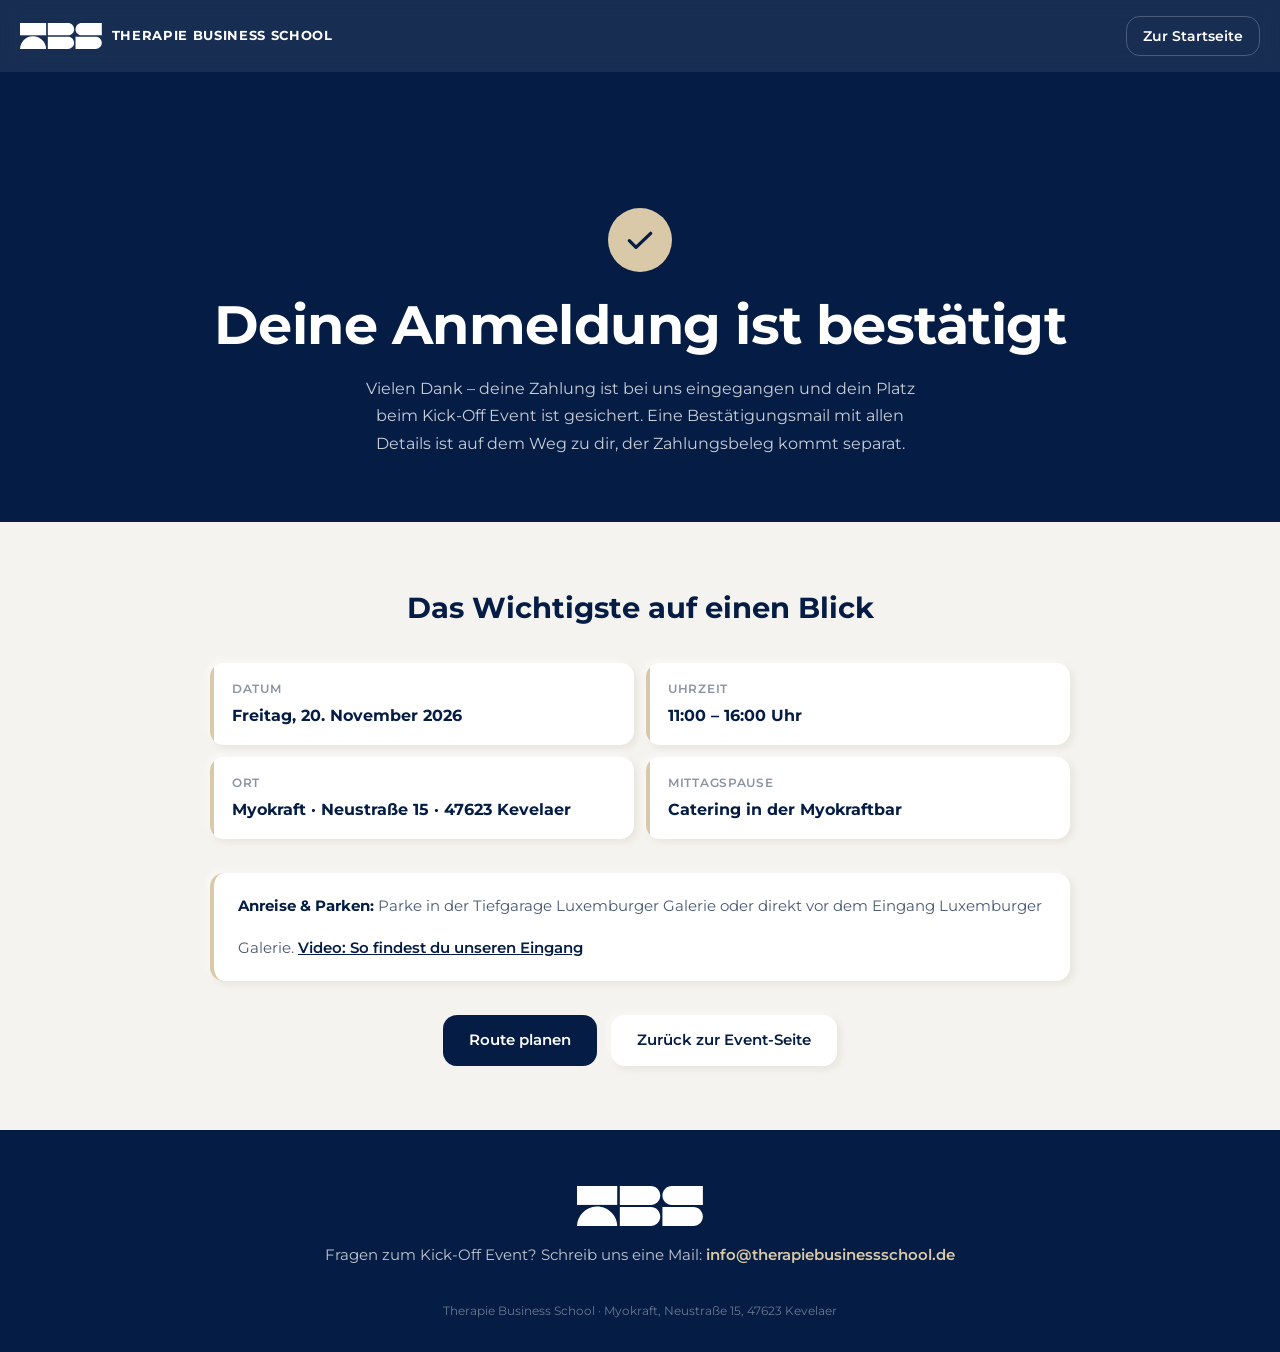
<file: site/danke-fuer-deine-anmeldung/index.html>
<!DOCTYPE html>
<html lang="de">
<head>
<meta charset="UTF-8">
<meta name="viewport" content="width=device-width, initial-scale=1.0">
<title>Anmeldung bestätigt · Kick-Off Event der Therapie Business School</title>
<meta name="description" content="Deine Anmeldung zum Kick-Off Event der Therapie Business School am 20. November 2026 in Kevelaer ist bestätigt.">

<!-- Landeseite nach erfolgreichem Stripe-Checkout (success_url der Checkout-Session).
     Bewusst nicht indexieren: die Seite ist ohne Anmeldung sinnlos und würde sonst in
     der Suche neben der eigentlichen Landingpage auftauchen. -->
<meta name="robots" content="noindex, nofollow">
<meta property="og:locale" content="de_DE">

<!-- Favicon: eingebettetes TBS-Signet-SVG aus dem Branding Guide §2.2 als Inline-Data-URI, da keine favicon.ico/.png-Dateien lokal vorliegen -->
<link rel="icon" type="image/svg+xml" href="data:image/svg+xml,%3Csvg xmlns='http://www.w3.org/2000/svg' viewBox='0 0 512 512'%3E%3Crect width='512' height='512' fill='%23051D45'/%3E%3Cg transform='translate(76.00,198.80) scale(1.04197)'%3E%3Cpath d='M319.54,57.88c14.34,0,25.96,11.62,25.96,25.96s-11.62,25.96-25.96,25.96h-85.03v-51.91h85.03Z' fill='%23FFF'/%3E%3Cpath d='M202.58,57.88c14.34,0,25.96,11.62,25.96,25.96s-11.62,25.96-25.96,25.96h-85.03v-51.91h85.03,0Z' fill='%23FFF'/%3E%3Cpath d='M110.36,109.79H.03c.94-29.08,24.3-52.43,53.38-53.38,30.47-.99,55.97,22.91,56.96,53.38h0Z' fill='%23FFF'/%3E%3Cpath d='M260.46,51.91c-14.34,0-25.96-11.62-25.96-25.96S246.13,0,260.46,0h85.03v51.91h-85.03Z' fill='%23FFF'/%3E%3Cpath d='M202.58,0c14.34,0,25.96,11.62,25.96,25.96s-11.62,25.96-25.96,25.96h-85.03V0h85.03Z' fill='%23FFF'/%3E%3Crect width='110.39' height='51.91' fill='%23FFF'/%3E%3C/g%3E%3C/svg%3E">

<!-- Montserrat (Pflicht laut TBS-Branding-Guide §4 – ohne diesen Link rendert die Seite in Arial) -->
<link rel="preconnect" href="https://fonts.googleapis.com">
<link rel="preconnect" href="https://fonts.gstatic.com" crossorigin>
<link href="https://fonts.googleapis.com/css2?family=Montserrat:wght@400;500;600;700;900&display=swap" rel="stylesheet">

<link rel="stylesheet" href="/assets/site.css">

<!-- Ohne JS bleiben .reveal-Elemente auf opacity:0 stehen. Auf dieser Seite wäre das
     besonders ärgerlich: der Kunde hat gerade bezahlt und sähe eine leere Seite. -->
<noscript>
<style>
  .page-intro h1, .reveal {
    animation: noscript-rise .8s cubic-bezier(.16,1,.3,1) both !important;
  }
  @keyframes noscript-rise {
    from { opacity: 0; transform: translateY(18px); }
    to   { opacity: 1; transform: none; }
  }
</style>
</noscript>

<style>
  /* Nur auf dieser Seite gebraucht: das Häkchen-Emblem über der Überschrift.
     Greift auf .confirm-icon zurück (gleiche Maße/Farben), steht hier aber auf
     Navy statt in einer weißen Karte - deshalb die invertierte Füllung. */
  .danke-icon {
    width: 64px; height: 64px;
    margin: 0 auto 22px;
    border-radius: 50%;
    background: var(--sand);
    color: var(--navy);
    display: flex; align-items: center; justify-content: center;
  }
  .danke-lead {
    margin: 18px auto 0;
    max-width: 52ch;
    text-align: center;
    color: rgba(255,255,255,.78);
    font-size: 1.02rem;
    line-height: 1.7;
  }
  .danke-section { padding: 64px 0; }
  .danke-section h2 {
    font-size: clamp(1.4rem, 3vw, 1.8rem);
    color: var(--navy);
    text-align: center;
    margin: 0;
  }
  .danke-hint {
    margin-top: 34px;
    background: var(--surface-2);
    border-left: 4px solid var(--sand);
    border-radius: var(--radius-sm);
    box-shadow: var(--shadow-sm);
    padding: 20px 24px;
    color: var(--ink-soft);
    font-size: .95rem;
    line-height: 1.7;
  }
  .danke-hint strong { color: var(--navy); }
  .danke-actions {
    margin-top: 34px;
    display: flex; flex-wrap: wrap; gap: 14px; justify-content: center;
  }
</style>
</head>
<body>

<!-- ============ NAV ============ -->
<nav class="nav">
  <div class="wrap">
    <a class="nav-logo" href="/" aria-label="Zur Kick-Off-Startseite">
      <svg class="nav-logo-icon" xmlns="http://www.w3.org/2000/svg" viewBox="0 0 345.5 109.8" role="img" aria-label="TBS Signet">
        <path d="M319.54,57.88c14.34,0,25.96,11.62,25.96,25.96s-11.62,25.96-25.96,25.96h-85.03v-51.91h85.03Z" fill="#FFF"/>
        <path d="M202.58,57.88c14.34,0,25.96,11.62,25.96,25.96s-11.62,25.96-25.96,25.96h-85.03v-51.91h85.03,0Z" fill="#FFF"/>
        <path d="M110.36,109.79H.03c.94-29.08,24.3-52.43,53.38-53.38,30.47-.99,55.97,22.91,56.96,53.38h0Z" fill="#FFF"/>
        <path d="M260.46,51.91c-14.34,0-25.96-11.62-25.96-25.96S246.13,0,260.46,0h85.03v51.91h-85.03Z" fill="#FFF"/>
        <path d="M202.58,0c14.34,0,25.96,11.62,25.96,25.96s-11.62,25.96-25.96,25.96h-85.03V0h85.03Z" fill="#FFF"/>
        <rect width="110.39" height="51.91" fill="#FFF"/>
      </svg>
      <span class="nav-logo-text">Therapie Business School</span>
    </a>
    <div class="nav-links">
      <a href="/">Zur Startseite</a>
    </div>
  </div>
</nav>

<!-- ============ BESTÄTIGUNG ============ -->
<header class="page-intro reveal-hero in">
  <div class="wrap wrap-narrow">
    <div class="danke-icon" aria-hidden="true">
      <svg width="32" height="32" viewBox="0 0 24 24" fill="none"><path d="M4 12.5l5 5L20 7" stroke="currentColor" stroke-width="2.5" stroke-linecap="round" stroke-linejoin="round"/></svg>
    </div>
    <h1>Deine Anmeldung ist bestätigt</h1>
    <p class="danke-lead">
      Vielen Dank &ndash; deine Zahlung ist bei uns eingegangen und dein Platz beim Kick-Off Event
      ist gesichert. Eine Bestätigungsmail mit allen Details ist auf dem Weg zu dir, der
      Zahlungsbeleg kommt separat.
    </p>
  </div>
</header>

<!-- ============ EVENT-ECKDATEN ============ -->
<section class="danke-section">
  <div class="wrap wrap-narrow">
    <div class="reveal">
      <h2>Das Wichtigste auf einen Blick</h2>

      <div class="facts">
        <div class="fact">
          <div class="fact-label">Datum</div>
          <div class="fact-value">Freitag, 20. November 2026</div>
        </div>
        <div class="fact">
          <div class="fact-label">Uhrzeit</div>
          <div class="fact-value">11:00 &ndash; 16:00 Uhr</div>
        </div>
        <div class="fact">
          <div class="fact-label">Ort</div>
          <div class="fact-value">Myokraft &middot; Neustraße 15 &middot; 47623 Kevelaer</div>
        </div>
        <div class="fact">
          <div class="fact-label">Mittagspause</div>
          <div class="fact-value">Catering in der Myokraftbar</div>
        </div>
      </div>

      <div class="danke-hint">
        <strong>Anreise &amp; Parken:</strong> Parke in der Tiefgarage Luxemburger Galerie oder
        direkt vor dem Eingang Luxemburger Galerie.
        <a class="addr-video-link" href="https://www.youtube.com/watch?v=I_Ud7UVIZeI" target="_blank" rel="noopener">Video: So findest du unseren Eingang</a>
      </div>

      <div class="danke-actions">
        <a class="btn" href="https://www.google.com/maps/search/?api=1&amp;query=Myokraft+Neustra%C3%9Fe+15+47623+Kevelaer" target="_blank" rel="noopener">Route planen</a>
        <a class="btn btn-2" href="/">Zurück zur Event-Seite</a>
      </div>
    </div>
  </div>
</section>

<!-- ============ FOOTER ============ -->
<footer>
  <div class="wrap">
    <div class="foot-logo">
      <svg xmlns="http://www.w3.org/2000/svg" viewBox="0 0 345.5 109.8" role="img" aria-label="TBS Signet" style="height:40px;width:auto;">
        <path d="M319.54,57.88c14.34,0,25.96,11.62,25.96,25.96s-11.62,25.96-25.96,25.96h-85.03v-51.91h85.03Z" fill="#FFF"/>
        <path d="M202.58,57.88c14.34,0,25.96,11.62,25.96,25.96s-11.62,25.96-25.96,25.96h-85.03v-51.91h85.03,0Z" fill="#FFF"/>
        <path d="M110.36,109.79H.03c.94-29.08,24.3-52.43,53.38-53.38,30.47-.99,55.97,22.91,56.96,53.38h0Z" fill="#FFF"/>
        <path d="M260.46,51.91c-14.34,0-25.96-11.62-25.96-25.96S246.13,0,260.46,0h85.03v51.91h-85.03Z" fill="#FFF"/>
        <path d="M202.58,0c14.34,0,25.96,11.62,25.96,25.96s-11.62,25.96-25.96,25.96h-85.03V0h85.03Z" fill="#FFF"/>
        <rect width="110.39" height="51.91" fill="#FFF"/>
      </svg>
    </div>
    <p class="foot-contact">
      Fragen zum Kick-Off Event? Schreib uns eine Mail:
      <a href="mailto:info@therapiebusinessschool.de">info@therapiebusinessschool.de</a>
    </p>
    <p class="foot-fine">Therapie Business School · Myokraft, Neustraße 15, 47623 Kevelaer</p>
  </div>
</footer>

<script>
  // Gleiche Reveal-Mechanik wie auf den übrigen Seiten, nur ohne Hero-Sonderfall:
  // die Bestätigung selbst ist bereits per .in im Markup sichtbar, damit sie auch
  // dann steht, wenn der IntersectionObserver nicht zum Zug kommt.
  var reduceMotion = window.matchMedia('(prefers-reduced-motion: reduce)').matches;
  if (!reduceMotion && 'IntersectionObserver' in window) {
    var io = new IntersectionObserver(function (entries) {
      entries.forEach(function (entry) {
        if (entry.isIntersecting) {
          entry.target.classList.add('in');
          io.unobserve(entry.target);
        }
      });
    }, { threshold: 0.15, rootMargin: '0px 0px -60px 0px' });
    document.querySelectorAll('.reveal').forEach(function (el) { io.observe(el); });
  } else {
    document.querySelectorAll('.reveal').forEach(function (el) { el.classList.add('in'); });
  }
</script>

</body>
</html>
</file>
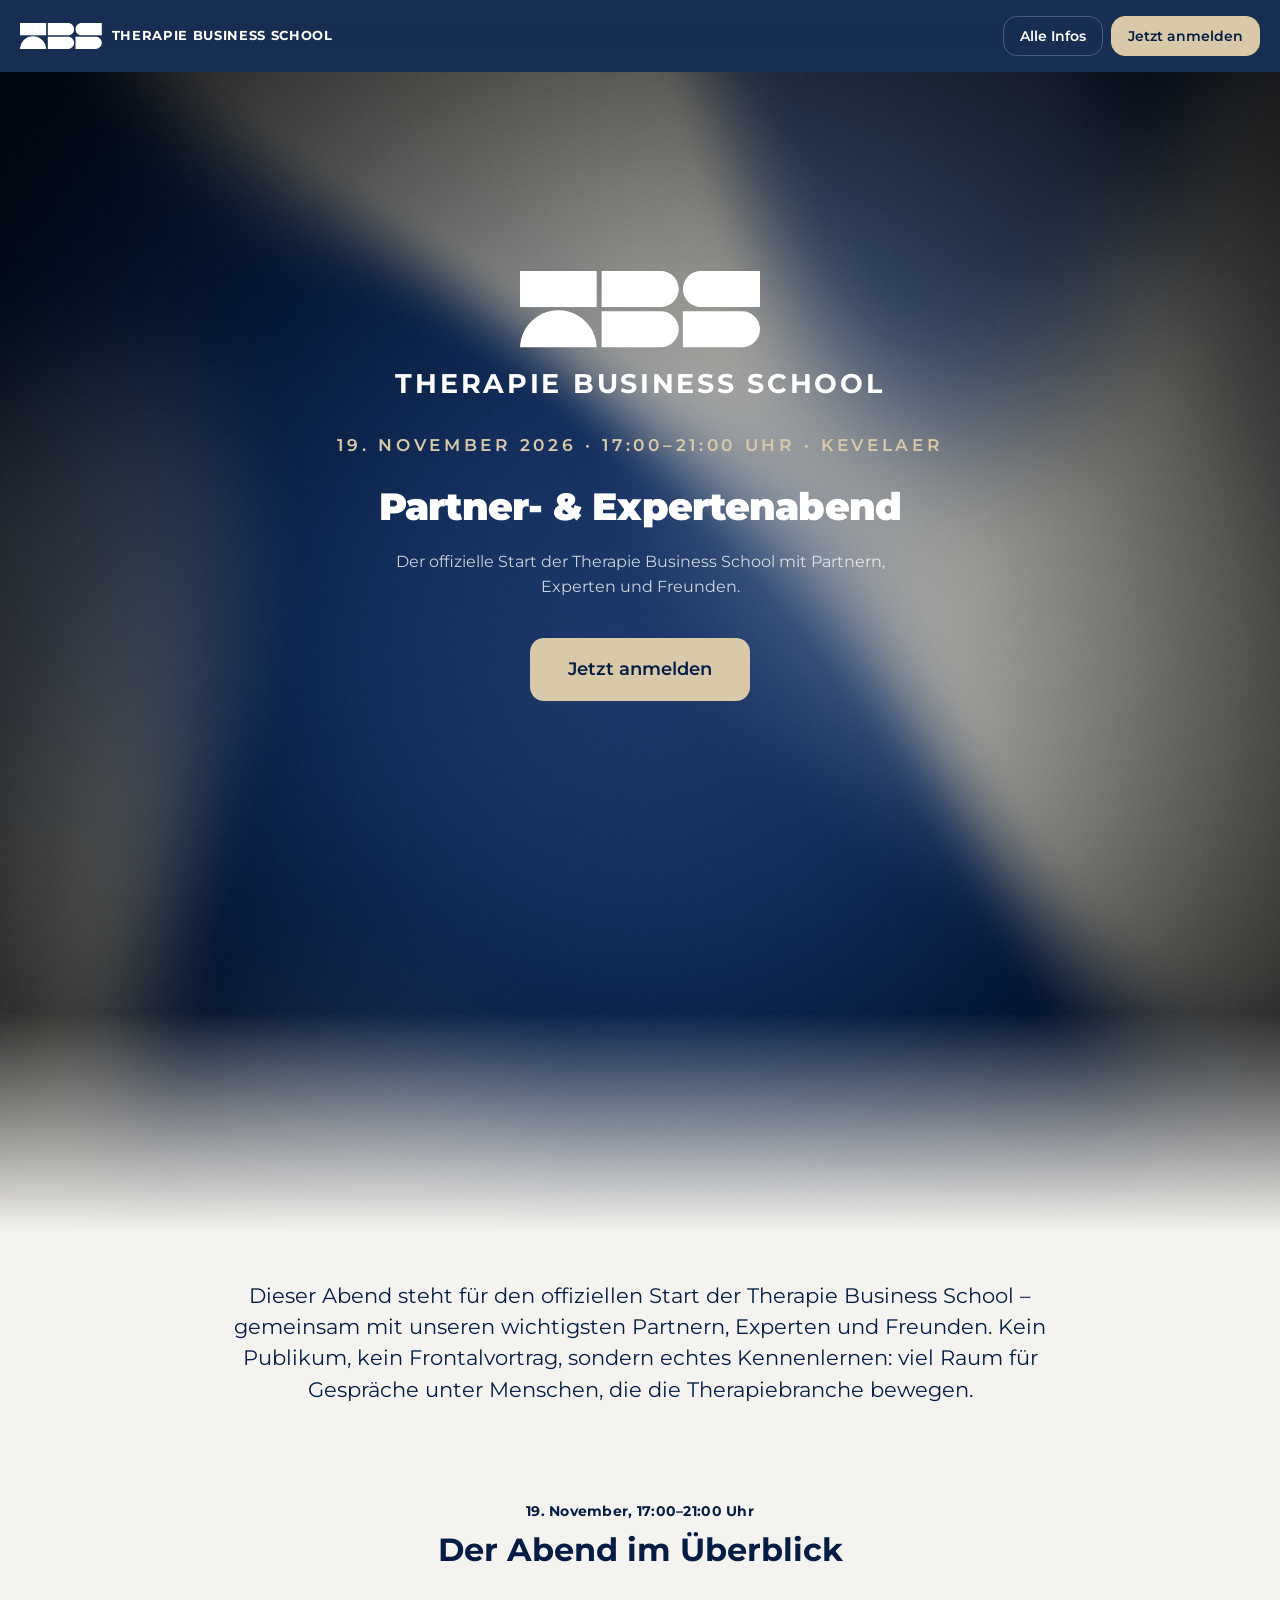
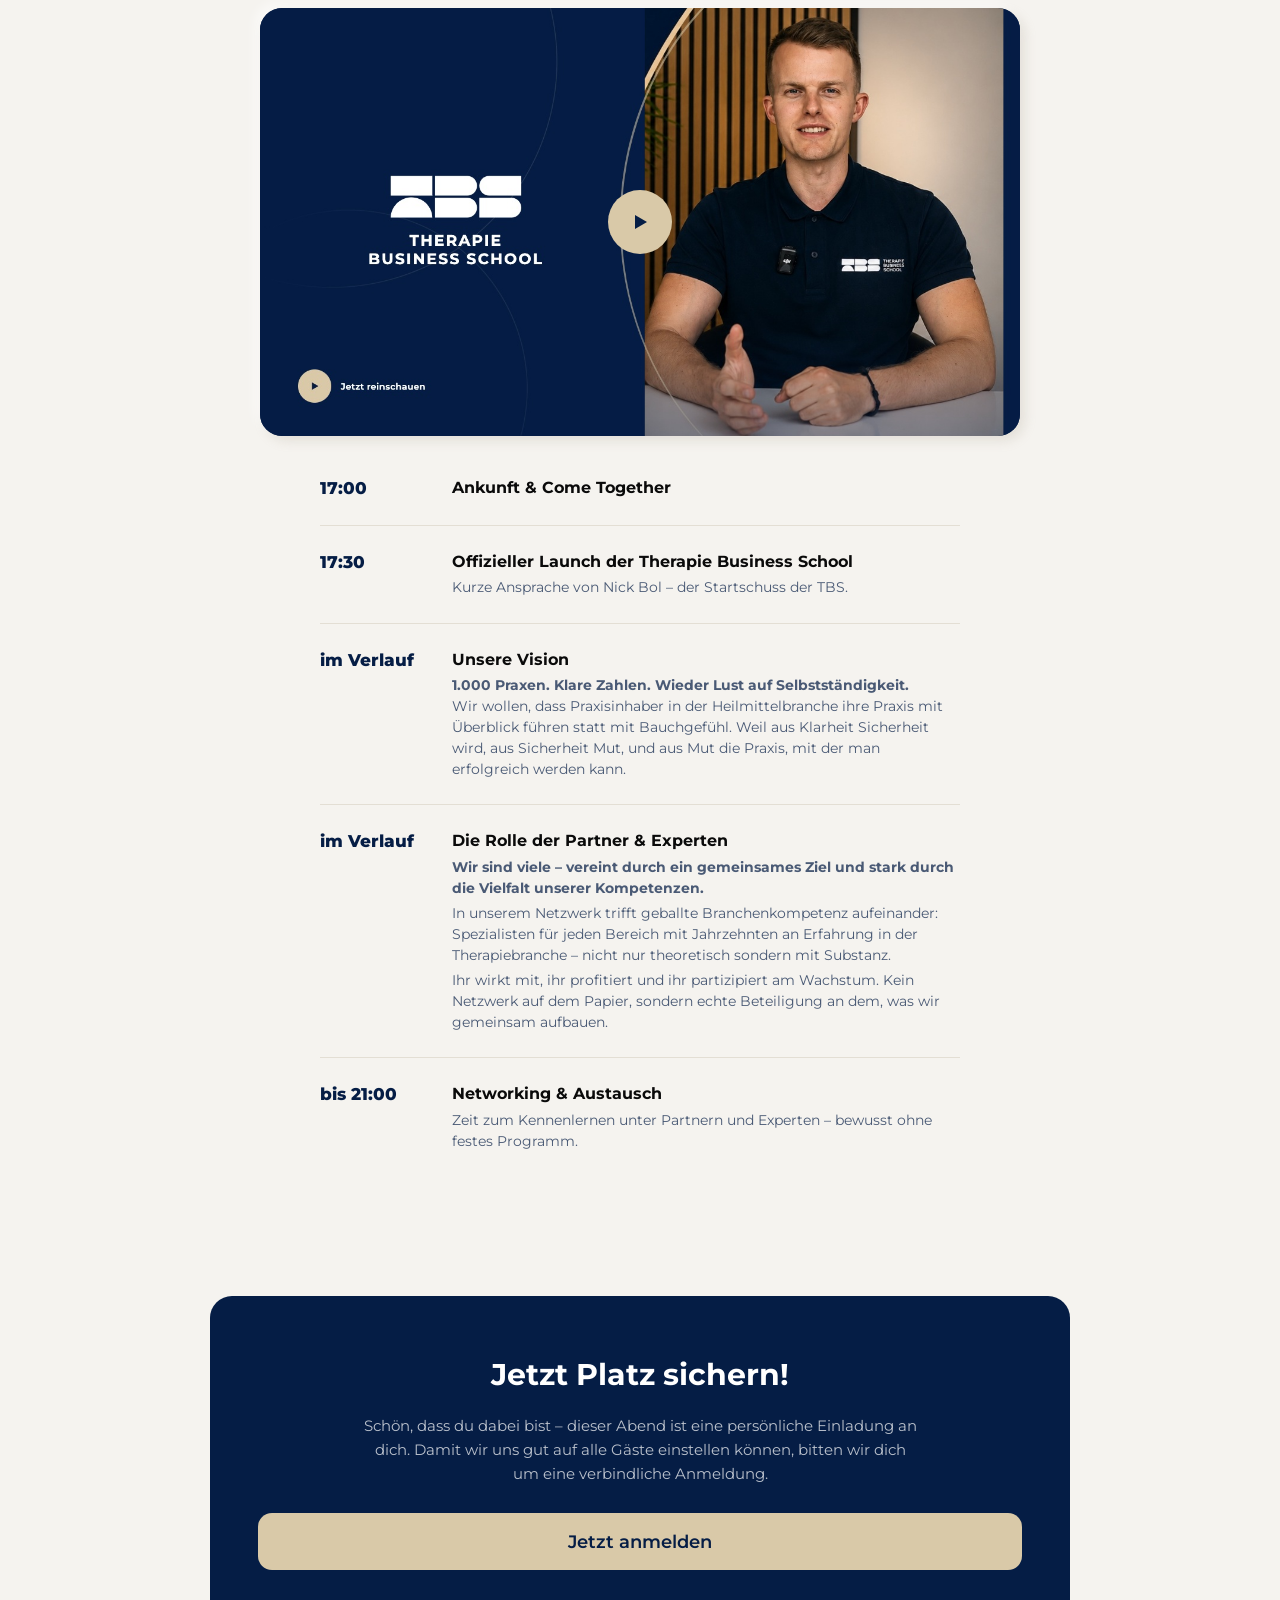
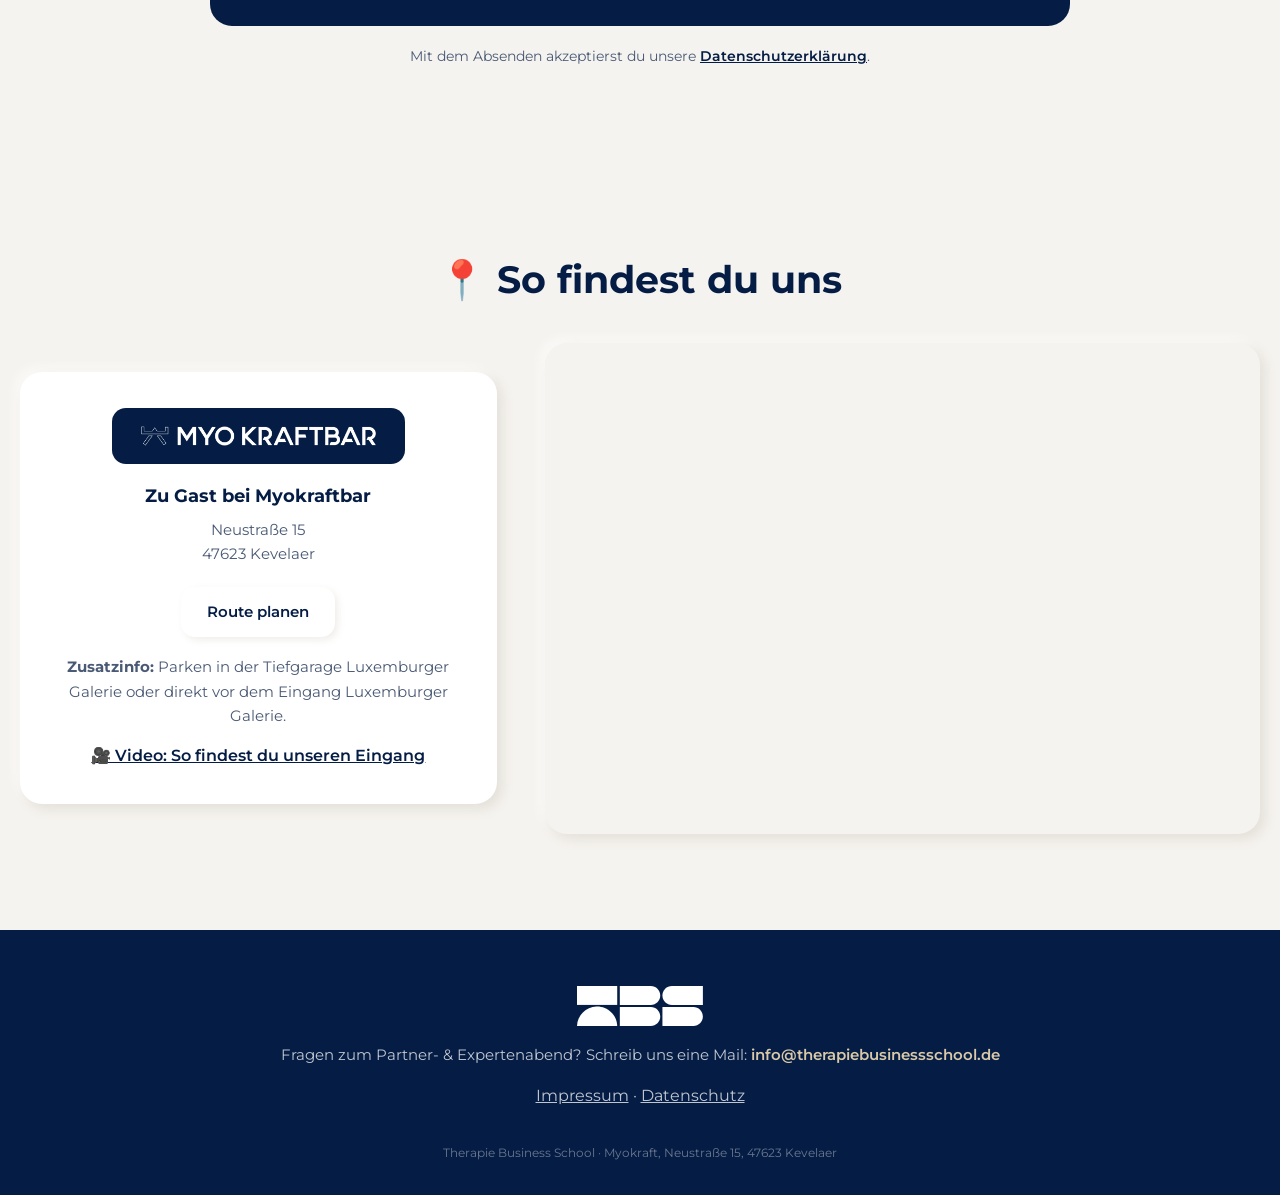
<file: site/partnerabend/index.html>
<!DOCTYPE html>
<html lang="de">
<head>
<meta charset="UTF-8">
<meta name="viewport" content="width=device-width, initial-scale=1.0">
<title>Partner- &amp; Expertenabend der Therapie Business School · 19. November 2026 · Kevelaer</title>
<meta name="description" content="Partner- und Expertenabend der Therapie Business School: 19. November 2026, 17:00–21:00 Uhr in Kevelaer. Kostenfrei, exklusiver Rahmen, jetzt verbindlich anmelden.">

<!-- Open Graph -->
<meta property="og:type" content="website">
<meta property="og:title" content="Partner- &amp; Expertenabend der Therapie Business School · 19. November 2026 · Kevelaer">
<meta property="og:description" content="Partner- und Expertenabend der Therapie Business School: 19. November 2026, 17:00–21:00 Uhr in Kevelaer. Kostenfrei, exklusiver Rahmen, jetzt verbindlich anmelden.">
<meta property="og:image" content="og-image.jpg">
<meta property="og:locale" content="de_DE">
<meta name="twitter:card" content="summary_large_image">
<!-- TODO Phillip/Nick: og-image.jpg (1200x630) muss noch erstellt und neben dieser Datei abgelegt werden, sonst zeigt die Link-Vorschau nichts an. Teilt sich aktuell das og:image mit index.html. -->

<!-- Favicon: eingebettetes TBS-Signet-SVG aus dem Branding Guide §2.2 als Inline-Data-URI, da keine favicon.ico/.png-Dateien lokal vorliegen -->
<link rel="icon" type="image/svg+xml" href="data:image/svg+xml,%3Csvg xmlns='http://www.w3.org/2000/svg' viewBox='0 0 512 512'%3E%3Crect width='512' height='512' fill='%23051D45'/%3E%3Cg transform='translate(76.00,198.80) scale(1.04197)'%3E%3Cpath d='M319.54,57.88c14.34,0,25.96,11.62,25.96,25.96s-11.62,25.96-25.96,25.96h-85.03v-51.91h85.03Z' fill='%23FFF'/%3E%3Cpath d='M202.58,57.88c14.34,0,25.96,11.62,25.96,25.96s-11.62,25.96-25.96,25.96h-85.03v-51.91h85.03,0Z' fill='%23FFF'/%3E%3Cpath d='M110.36,109.79H.03c.94-29.08,24.3-52.43,53.38-53.38,30.47-.99,55.97,22.91,56.96,53.38h0Z' fill='%23FFF'/%3E%3Cpath d='M260.46,51.91c-14.34,0-25.96-11.62-25.96-25.96S246.13,0,260.46,0h85.03v51.91h-85.03Z' fill='%23FFF'/%3E%3Cpath d='M202.58,0c14.34,0,25.96,11.62,25.96,25.96s-11.62,25.96-25.96,25.96h-85.03V0h85.03Z' fill='%23FFF'/%3E%3Crect width='110.39' height='51.91' fill='%23FFF'/%3E%3C/g%3E%3C/svg%3E">

<!-- Montserrat (Pflicht laut TBS-Branding-Guide §4 – ohne diesen Link rendert die Seite in Arial) -->
<link rel="preconnect" href="https://fonts.googleapis.com">
<link rel="preconnect" href="https://fonts.gstatic.com" crossorigin>
<link href="https://fonts.googleapis.com/css2?family=Montserrat:wght@400;500;600;700;900&display=swap" rel="stylesheet">

<link rel="stylesheet" href="/assets/site.css">

<!-- Hero und Inhalte starten per CSS unsichtbar (opacity:0) und werden erst durch das
     Reveal-Script am Seitenende eingeblendet. Läuft JS nicht (z.B. iOS-Dateivorschau
     "Quick Look" statt "In Safari öffnen", JS deaktiviert), bliebe die Seite sonst
     komplett leer - dieser Fallback erzwingt volle Sichtbarkeit ohne JS. -->
<noscript>
<style>
  .hero-eyebrow, .hero h1, .hero-kickoff-title, .hero-sub, .hero-ctas,
  .page-intro h1, .reveal, .stop {
    animation: noscript-rise .8s cubic-bezier(.16,1,.3,1) both !important;
  }
  @keyframes noscript-rise {
    from { opacity: 0; transform: translateY(18px); }
    to   { opacity: 1; transform: none; }
  }
  .hero-gl { display: none !important; }
  .hero-arcs { display: block !important; }
</style>
</noscript>
</head>
<body>

<!-- ============ NAV ============ -->
<nav class="nav">
  <div class="wrap">
    <a class="nav-logo" href="/" aria-label="Zur Kick-Off-Startseite">
      <!-- Icon + separates Text-Element statt der alten Ein-SVG-Wortmarke: deren Vektor-Buchstaben
           deckten trotz aria-label "TBS – Therapie Business School" tatsächlich nur "THERAPIE" ab
           ("BUSINESS SCHOOL" fehlte im Pfad-Datensatz komplett) - selbes Muster wie .hero-wordmark. -->
      <svg class="nav-logo-icon" xmlns="http://www.w3.org/2000/svg" viewBox="0 0 345.5 109.8" role="img" aria-label="TBS Signet">
        <path d="M319.54,57.88c14.34,0,25.96,11.62,25.96,25.96s-11.62,25.96-25.96,25.96h-85.03v-51.91h85.03Z" fill="#FFF"/>
        <path d="M202.58,57.88c14.34,0,25.96,11.62,25.96,25.96s-11.62,25.96-25.96,25.96h-85.03v-51.91h85.03,0Z" fill="#FFF"/>
        <path d="M110.36,109.79H.03c.94-29.08,24.3-52.43,53.38-53.38,30.47-.99,55.97,22.91,56.96,53.38h0Z" fill="#FFF"/>
        <path d="M260.46,51.91c-14.34,0-25.96-11.62-25.96-25.96S246.13,0,260.46,0h85.03v51.91h-85.03Z" fill="#FFF"/>
        <path d="M202.58,0c14.34,0,25.96,11.62,25.96,25.96s-11.62,25.96-25.96,25.96h-85.03V0h85.03Z" fill="#FFF"/>
        <rect width="110.39" height="51.91" fill="#FFF"/>
      </svg>
      <span class="nav-logo-text">Therapie Business School</span>
    </a>
    <div class="nav-links">
      <a href="#anmeldung">Alle Infos</a>
      <a href="#sichere-dir-deinen-platz" class="nav-cta">Jetzt anmelden</a>
    </div>
  </div>
</nav>

<!-- ============ HERO ============ -->
<div id="top"></div>
<header class="hero reveal-hero">
  <div class="hero-arcs" aria-hidden="true">
    <svg viewBox="0 0 1200 800" preserveAspectRatio="xMidYMid slice">
      <circle cx="150" cy="120" r="420" fill="none" stroke="#D9C9A8" stroke-width="1.5" opacity=".18"/>
      <circle cx="1080" cy="700" r="520" fill="none" stroke="#D9C9A8" stroke-width="1.5" opacity=".14"/>
      <circle cx="1080" cy="700" r="360" fill="none" stroke="#FFFFFF" stroke-width="1" opacity=".08"/>
    </svg>
  </div>
  <canvas class="hero-gl" id="hero-gl" aria-hidden="true"></canvas>
  <div class="wrap hero-inner">
    <div class="hero-wordmark" aria-hidden="true">
      <svg class="hero-wordmark-icon" xmlns="http://www.w3.org/2000/svg" viewBox="0 0 345.5 109.8" role="img" aria-label="TBS Signet">
        <path d="M319.54,57.88c14.34,0,25.96,11.62,25.96,25.96s-11.62,25.96-25.96,25.96h-85.03v-51.91h85.03Z" fill="#FFF"/>
        <path d="M202.58,57.88c14.34,0,25.96,11.62,25.96,25.96s-11.62,25.96-25.96,25.96h-85.03v-51.91h85.03,0Z" fill="#FFF"/>
        <path d="M110.36,109.79H.03c.94-29.08,24.3-52.43,53.38-53.38,30.47-.99,55.97,22.91,56.96,53.38h0Z" fill="#FFF"/>
        <path d="M260.46,51.91c-14.34,0-25.96-11.62-25.96-25.96S246.13,0,260.46,0h85.03v51.91h-85.03Z" fill="#FFF"/>
        <path d="M202.58,0c14.34,0,25.96,11.62,25.96,25.96s-11.62,25.96-25.96,25.96h-85.03V0h85.03Z" fill="#FFF"/>
        <rect width="110.39" height="51.91" fill="#FFF"/>
      </svg>
      <span class="hero-wordmark-text">Therapie Business School</span>
    </div>
    <span class="hero-eyebrow">19. November 2026 · 17:00&ndash;21:00 Uhr · Kevelaer</span>
    <h1 class="hero-kickoff-title">Partner- &amp; Expertenabend</h1>
    <p class="hero-sub">Der offizielle Start der Therapie Business School mit Partnern, Experten und Freunden.</p>
    <div class="hero-ctas">
      <a href="#sichere-dir-deinen-platz" class="btn btn-sand">Jetzt anmelden</a>
    </div>
  </div>
</header>

<!-- ============ JOURNEY: INTRO + VIDEO + ABLAUF ============ -->
<div class="journey" id="anmeldung">
  <!-- Intro -->
  <section class="journey-station">
    <div class="wrap">
      <p class="journey-intro reveal" style="text-align:center;">
        Dieser Abend steht für den offiziellen Start der Therapie Business School &ndash; gemeinsam
        mit unseren wichtigsten Partnern, Experten und Freunden. Kein Publikum, kein Frontalvortrag,
        sondern echtes Kennenlernen: viel Raum für Gespräche unter Menschen, die die Therapiebranche bewegen.
      </p>
    </div>
  </section>

  <!-- Video + Ablauf -->
  <section class="journey-station">
    <div class="wrap">
      <div class="reveal" style="text-align:center;">
        <div class="section-label">19. November, 17:00&ndash;21:00 Uhr</div>
        <h2 class="headline" style="margin:0 auto;">Der Abend im Überblick</h2>
      </div>

      <!-- YouTube-Facade wie auf index.html: zeigt nur das Poster-Bild + Play-Button, der echte
           iframe wird erst per Klick nachgeladen. Gleiches Intro-Video wie beim Kick-Off. -->
      <div class="video-embed reveal" id="partnerabend-video" data-youtube-id="lJ6mR_ghU1s">
        <button type="button" class="video-embed-trigger" aria-label="Video abspielen: Willkommen bei der Therapie Business School">
          <img class="video-embed-poster" src="/assets/video/kickoff-intro-poster.jpg" alt="" loading="lazy">
          <span class="video-play-icon" aria-hidden="true">
            <svg width="22" height="22" viewBox="0 0 22 22"><path d="M6 4l12 7-12 7V4z" fill="currentColor"/></svg>
          </span>
        </button>
      </div>

      <div class="simple-steps reveal">
        <div class="simple-step">
          <div class="simple-step-time">17:00</div>
          <div>
            <div class="simple-step-head">Ankunft &amp; Come Together</div>
          </div>
        </div>
        <div class="simple-step">
          <div class="simple-step-time">17:30</div>
          <div>
            <div class="simple-step-head">Offizieller Launch der Therapie Business School</div>
            <p class="simple-step-text">Kurze Ansprache von Nick Bol &ndash; der Startschuss der TBS.</p>
          </div>
        </div>
        <div class="simple-step">
          <div class="simple-step-time">im Verlauf</div>
          <div>
            <div class="simple-step-head">Unsere Vision</div>
            <p class="simple-step-text"><strong>1.000 Praxen. Klare Zahlen. Wieder Lust auf Selbstst&auml;ndigkeit.</strong><br>Wir wollen, dass Praxisinhaber in der Heilmittelbranche ihre Praxis mit &Uuml;berblick f&uuml;hren statt mit Bauchgef&uuml;hl. Weil aus Klarheit Sicherheit wird, aus Sicherheit Mut, und aus Mut die Praxis, mit der man erfolgreich werden kann.</p>
          </div>
        </div>
        <div class="simple-step">
          <div class="simple-step-time">im Verlauf</div>
          <div>
            <div class="simple-step-head">Die Rolle der Partner &amp; Experten</div>
            <p class="simple-step-text"><strong>Wir sind viele &ndash; vereint durch ein gemeinsames Ziel und stark durch die Vielfalt unserer Kompetenzen.</strong></p>
            <p class="simple-step-text">In unserem Netzwerk trifft geballte Branchenkompetenz aufeinander: Spezialisten f&uuml;r jeden Bereich mit Jahrzehnten an Erfahrung in der Therapiebranche &ndash; nicht nur theoretisch sondern mit Substanz.</p>
            <p class="simple-step-text">Ihr wirkt mit, ihr profitiert und ihr partizipiert am Wachstum. Kein Netzwerk auf dem Papier, sondern echte Beteiligung an dem, was wir gemeinsam aufbauen.</p>
          </div>
        </div>
        <div class="simple-step">
          <div class="simple-step-time">bis 21:00</div>
          <div>
            <div class="simple-step-head">Networking &amp; Austausch</div>
            <p class="simple-step-text">Zeit zum Kennenlernen unter Partnern und Experten &ndash; bewusst ohne festes Programm.</p>
          </div>
        </div>
      </div>
    </div>
  </section>
</div>

<!-- ============ ANMELDUNG (zentriert) ============ -->
<section id="sichere-dir-deinen-platz">
  <div class="wrap wrap-narrow">
    <div class="reveal">
      <div class="pay-card">
        <h3>Jetzt Platz sichern!</h3>
        <p class="pay-desc">
          Schön, dass du dabei bist &ndash; dieser Abend ist eine persönliche Einladung an dich. Damit wir
          uns gut auf alle Gäste einstellen können, bitten wir dich um eine verbindliche Anmeldung.
        </p>
        <button type="button" class="btn btn-sand btn-block" id="anmeldung-toggle" aria-expanded="false" aria-controls="anmeldung-form-wrap">Jetzt anmelden</button>

        <div class="anmeldung-form-wrap" id="anmeldung-form-wrap">
          <form class="pay-form" id="form-partnerabend" novalidate data-signup-webhook="https://n8n.therapiebusinessschool.de/webhook/partnerabend-signup">
            <p class="form-note">Alle Felder außer Nachricht sind Pflichtfelder.</p>

            <div class="field-row">
              <div class="field">
                <label for="a1-firstname">Vorname</label>
                <input class="input" type="text" id="a1-firstname" name="firstname" required>
              </div>
              <div class="field">
                <label for="a1-lastname">Nachname</label>
                <input class="input" type="text" id="a1-lastname" name="lastname" required>
              </div>
            </div>

            <div class="field-row">
              <div class="field">
                <label for="a1-email">E-Mail</label>
                <input class="input" type="email" id="a1-email" name="email" required>
              </div>
              <div class="field">
                <label for="a1-phone">Telefon</label>
                <input class="input" type="tel" id="a1-phone" name="phone" required>
              </div>
            </div>

            <div class="field-row">
              <div class="field">
                <label for="a1-company">Praxis / Unternehmen</label>
                <input class="input" type="text" id="a1-company" name="company" required>
              </div>
              <div class="field">
                <label for="a1-role">Rolle</label>
                <select class="input" id="a1-role" name="role" required>
                  <option value="" disabled selected>Bitte wählen</option>
                  <option>Branchenpartner</option>
                  <option>Experte</option>
                  <option>Referent</option>
                </select>
              </div>
            </div>

            <div class="field">
              <label for="a1-count">Personenanzahl</label>
              <input class="input" type="number" id="a1-count" name="count" min="1" max="2" value="1" required>
            </div>

            <div class="field">
              <label for="a1-message">Nachricht <span class="optional">(optional)</span></label>
              <textarea class="input" id="a1-message" name="message" placeholder="Möchtest du uns noch etwas mitgeben?"></textarea>
            </div>

            <div class="hp-field" aria-hidden="true">
              <label for="a1-website">Website</label>
              <input type="text" id="a1-website" name="website" tabindex="-1" autocomplete="off">
            </div>

            <div class="consent">
              <input type="checkbox" id="a1-consent" name="consent" required>
              <label for="a1-consent">Ich bin einverstanden, dass meine Angaben zur Bearbeitung dieser Anmeldung gespeichert werden.</label>
            </div>

            <button type="submit" class="btn btn-sand btn-block" id="form-partnerabend-submit" disabled>Verbindlich anmelden</button>
          </form>
        </div>

      </div>
      <p class="privacy-note">
        Mit dem Absenden akzeptierst du unsere
        <a href="https://www.therapiebusinessschool.de/datenschutz" target="_blank" rel="noopener">Datenschutzerklärung</a>.
      </p>
    </div>
  </div>
</section>

<!-- ============ STANDORT ============ -->
<section>
  <div class="wrap">
    <div class="reveal" style="text-align:center;">
      <h2 class="headline standort-headline">📍 So findest du uns</h2>
    </div>

    <div class="location" style="margin-top:40px;">
      <div class="reveal location-addr">
        <img class="caterer-logo" src="/assets/myokraftbar/myokraftbar-logo.png" alt="Myokraftbar" loading="lazy">
        <div class="addr-name">Zu Gast bei Myokraftbar</div>
        <div class="addr-lines">
          Neustraße 15<br>
          47623 Kevelaer
        </div>
        <a class="btn btn-2" href="https://www.google.com/maps/search/?api=1&query=Myokraft+Neustra%C3%9Fe+15+47623+Kevelaer" target="_blank" rel="noopener">Route planen</a>
        <div class="addr-lines" style="margin-top:18px;">
          <strong>Zusatzinfo:</strong> Parken in der Tiefgarage Luxemburger Galerie oder direkt vor dem Eingang Luxemburger Galerie.
        </div>
        <a class="addr-video-link" href="https://www.youtube.com/watch?v=I_Ud7UVIZeI" target="_blank" rel="noopener">🎥 Video: So findest du unseren Eingang</a>
      </div>
      <div class="reveal map-frame">
        <iframe
          src="https://www.google.com/maps?q=Myokraft,+Neustra%C3%9Fe+15,+47623+Kevelaer&output=embed"
          loading="lazy"
          referrerpolicy="no-referrer-when-downgrade"
          title="Karte: Myokraft, Neustraße 15, 47623 Kevelaer">
        </iframe>
      </div>
    </div>
  </div>
</section>

<!-- ============ FOOTER ============ -->
<footer>
  <div class="wrap">
    <div class="foot-logo">
      <svg xmlns="http://www.w3.org/2000/svg" viewBox="0 0 345.5 109.8" role="img" aria-label="TBS Signet" style="height:40px;width:auto;">
        <path d="M319.54,57.88c14.34,0,25.96,11.62,25.96,25.96s-11.62,25.96-25.96,25.96h-85.03v-51.91h85.03Z" fill="#FFF"/>
        <path d="M202.58,57.88c14.34,0,25.96,11.62,25.96,25.96s-11.62,25.96-25.96,25.96h-85.03v-51.91h85.03,0Z" fill="#FFF"/>
        <path d="M110.36,109.79H.03c.94-29.08,24.3-52.43,53.38-53.38,30.47-.99,55.97,22.91,56.96,53.38h0Z" fill="#FFF"/>
        <path d="M260.46,51.91c-14.34,0-25.96-11.62-25.96-25.96S246.13,0,260.46,0h85.03v51.91h-85.03Z" fill="#FFF"/>
        <path d="M202.58,0c14.34,0,25.96,11.62,25.96,25.96s-11.62,25.96-25.96,25.96h-85.03V0h85.03Z" fill="#FFF"/>
        <rect width="110.39" height="51.91" fill="#FFF"/>
      </svg>
    </div>
    <p class="foot-contact">
      Fragen zum Partner- &amp; Expertenabend? Schreib uns eine Mail:
      <a href="mailto:info@therapiebusinessschool.de">info@therapiebusinessschool.de</a>
    </p>
    <p class="foot-legal">
      <a href="https://www.therapiebusinessschool.de/impressum" target="_blank" rel="noopener">Impressum</a>
      <span aria-hidden="true">·</span>
      <a href="https://www.therapiebusinessschool.de/datenschutz" target="_blank" rel="noopener">Datenschutz</a>
    </p>
    <p class="foot-fine">Therapie Business School · Myokraft, Neustraße 15, 47623 Kevelaer</p>
  </div>
</footer>

<!-- Anmelde-Bestätigung: erscheint per JS anstelle des bisherigen unauffälligen
     Inline-Textes unter dem Formular. Schließen per Button, Escape oder Klick auf
     den Hintergrund. -->
<div class="confirm-overlay" id="signup-confirm" role="dialog" aria-modal="true" aria-labelledby="signup-confirm-title" hidden>
  <div class="confirm-card">
    <div class="confirm-icon" aria-hidden="true">
      <svg width="28" height="28" viewBox="0 0 24 24" fill="none"><path d="M4 12.5l5 5L20 7" stroke="currentColor" stroke-width="2.5" stroke-linecap="round" stroke-linejoin="round"/></svg>
    </div>
    <h3 id="signup-confirm-title">Anmeldung bestätigt!</h3>
    <p>Wir freuen uns auf dich! Du solltest in Kürze eine Bestätigungsmail zur Veranstaltung erhalten.</p>
    <button type="button" class="btn btn-sand" id="signup-confirm-close">Schließen</button>
  </div>
</div>

<script>
  // Hero reveal
  document.querySelector('.reveal-hero').classList.add('in');

  // Scroll-reveal via IntersectionObserver (kein scroll-Event-Listener)
  var reduceMotion = window.matchMedia('(prefers-reduced-motion: reduce)').matches;
  if (!reduceMotion && 'IntersectionObserver' in window) {
    var io = new IntersectionObserver(function (entries) {
      entries.forEach(function (entry) {
        if (entry.isIntersecting) {
          entry.target.classList.add('in');
          io.unobserve(entry.target);
        }
      });
    }, { threshold: 0.15, rootMargin: '0px 0px -60px 0px' });
    document.querySelectorAll('.reveal').forEach(function (el) { io.observe(el); });
  } else {
    document.querySelectorAll('.reveal').forEach(function (el) { el.classList.add('in'); });
  }

  // Intro-Video: iframe erst per Klick auf das Poster-Bild einsetzen (YouTube-Facade),
  // damit YouTube-Skripte/Cookies nicht schon beim Seitenaufruf ungefragt nachladen.
  var videoEmbed = document.getElementById('partnerabend-video');
  if (videoEmbed) {
    var videoTrigger = videoEmbed.querySelector('.video-embed-trigger');
    videoTrigger.addEventListener('click', function () {
      var iframe = document.createElement('iframe');
      iframe.src = 'https://www.youtube-nocookie.com/embed/' + videoEmbed.dataset.youtubeId + '?autoplay=1&rel=0&cc_load_policy=0';
      iframe.title = 'Willkommen bei der Therapie Business School';
      iframe.allow = 'accelerometer; autoplay; clipboard-write; encrypted-media; gyroscope; picture-in-picture';
      iframe.allowFullscreen = true;
      videoEmbed.innerHTML = '';
      videoEmbed.appendChild(iframe);
    });
  }

  // Anmelde-Dropdown: Klick auf "Jetzt anmelden" klappt das Formular in der
  // Pay-Card auf (gleiche Mechanik wie index.html, aber ohne Stripe-Weiterleitung
  // am Ende - hier bleibt es bei der reinen Anmeldebestätigung, da die
  // Verpflegungspauschale beim Partnerabend entfällt).
  var anmeldungToggle = document.getElementById('anmeldung-toggle');
  var anmeldungWrap = document.getElementById('anmeldung-form-wrap');
  if (anmeldungToggle && anmeldungWrap) {
    anmeldungToggle.addEventListener('click', function () {
      var isOpen = anmeldungWrap.classList.toggle('open');
      anmeldungToggle.setAttribute('aria-expanded', isOpen ? 'true' : 'false');
      anmeldungToggle.classList.toggle('is-inactive', isOpen);
      if (isOpen) {
        anmeldungWrap.querySelector('input, select').focus({ preventScroll: true });
      }
    });
  }

  var partnerForm = document.getElementById('form-partnerabend');
  if (partnerForm) {
    var partnerConsent = document.getElementById('a1-consent');
    var partnerSubmit = document.getElementById('form-partnerabend-submit');
    if (partnerConsent && partnerSubmit) {
      partnerConsent.addEventListener('change', function () {
        partnerSubmit.disabled = !partnerConsent.checked;
      });
    }

    partnerForm.addEventListener('submit', function (e) {
      e.preventDefault();
      if (!partnerForm.checkValidity()) {
        partnerForm.reportValidity();
        return;
      }
      // Zwischenlösung bis der TBS-Hub steht: Anmeldedaten per Webhook an n8n
      // (schreibt eine Zeile in ein Google Sheet, siehe n8n/partnerabend-signup-workflow.json).
      // Kein Zahlungsschritt danach, daher kein keepalive/Redirect nötig wie beim
      // Kick-Off-Formular - die Bestätigungsmeldung wird direkt eingeblendet.
      // Honigtopf: Menschen sehen das Feld "website" nicht. Ist es gefüllt, war es ein Bot -
      // nichts absenden, aber die normale Erfolgsmeldung zeigen.
      var partnerHp = partnerForm.querySelector('input[name="website"]');
      var webhookUrl = partnerForm.dataset.signupWebhook;
      if (webhookUrl && !(partnerHp && partnerHp.value)) {
        var data = Object.fromEntries(new FormData(partnerForm).entries());
        delete data.website;
        data.event = 'partnerabend-22-10-2026';
        data.submitted_at = new Date().toISOString();
        fetch(webhookUrl, {
          method: 'POST',
          headers: { 'Content-Type': 'application/json' },
          body: JSON.stringify(data)
        }).catch(function () { /* fire-and-forget, siehe Kommentar oben */ });
      }
      openSignupConfirm();
      partnerForm.reset();
      partnerSubmit.disabled = true;
    });
  }

  var signupConfirm = document.getElementById('signup-confirm');
  function openSignupConfirm() {
    if (!signupConfirm) return;
    signupConfirm.hidden = false;
    document.body.style.overflow = 'hidden';
    document.getElementById('signup-confirm-close').focus();
  }
  function closeSignupConfirm() {
    if (!signupConfirm) return;
    signupConfirm.hidden = true;
    document.body.style.overflow = '';
  }
  if (signupConfirm) {
    document.getElementById('signup-confirm-close').addEventListener('click', closeSignupConfirm);
    signupConfirm.addEventListener('click', function (e) {
      if (e.target === signupConfirm) closeSignupConfirm();
    });
    document.addEventListener('keydown', function (e) {
      if (e.key === 'Escape' && !signupConfirm.hidden) closeSignupConfirm();
    });
  }
</script>

<!-- Velaris-Hero (WebGL-Gradient), identisch zu index.html übernommen für optische
     Baugleichheit beider Event-Seiten. Zum Entfernen: dieses <script>-Tag löschen,
     .hero-gl-Canvas-Element entfernen, .hero-arcs display:none wieder rausnehmen. -->
<script>
(function () {
  var canvas = document.getElementById('hero-gl');
  var container = canvas ? canvas.closest('.hero') : null;
  if (!canvas || !container) return;

  var gl = canvas.getContext('webgl');
  if (!gl) return; // kein WebGL verfügbar -> Fallback bleibt der bestehende Navy-Hintergrund

  var vertexSrc = [
    'attribute vec2 position;',
    'varying vec2 vUv;',
    'void main() {',
    '  vUv = position * 0.5 + 0.5;',
    '  gl_Position = vec4(position, 0.0, 1.0);',
    '}'
  ].join('\n');

  var fragmentSrc = [
    'precision highp float;',
    'varying vec2 vUv;',
    'uniform vec2  u_resolution;',
    'uniform float u_time;',
    'uniform float u_grain;',
    'uniform vec3  u_colors[4];',
    'uniform vec3  u_bg;',
    'vec3 permute(vec3 x) { return mod(((x*34.0)+1.0)*x, 289.0); }',
    'float snoise(vec2 v){',
    '  const vec4 C = vec4(0.211324865405187, 0.366025403784439, -0.577350269189626, 0.024390243902439);',
    '  vec2 i  = floor(v + dot(v, C.yy) );',
    '  vec2 x0 = v -   i + dot(i, C.xx);',
    '  vec2 i1 = (x0.x > x0.y) ? vec2(1.0, 0.0) : vec2(0.0, 1.0);',
    '  vec4 x12 = x0.xyxy + C.xxzz;',
    '  x12.xy -= i1;',
    '  i = mod(i, 289.0);',
    '  vec3 p = permute( permute( i.y + vec3(0.0, i1.y, 1.0 )) + i.x + vec3(0.0, i1.x, 1.0 ));',
    '  vec3 m = max(0.5 - vec3(dot(x0,x0), dot(x12.xy,x12.xy), dot(x12.zw,x12.zw)), 0.0);',
    '  m = m*m ;',
    '  m = m*m ;',
    '  vec3 x = 2.0 * fract(p * C.www) - 1.0;',
    '  vec3 h = abs(x) - 0.5;',
    '  vec3 ox = floor(x + 0.5);',
    '  vec3 a0 = x - ox;',
    '  m *= 1.79284291400159 - 0.85373472095314 * ( a0*a0 + h*h );',
    '  vec3 g;',
    '  g.x  = a0.x  * x0.x  + h.x  * x0.y;',
    '  g.yz = a0.yz * x12.xz + h.yz * x12.yw;',
    '  return 130.0 * dot(m, g);',
    '}',
    'void main() {',
    '  vec2 uv = vUv;',
    '  float ratio = u_resolution.x / u_resolution.y;',
    '  vec2 p = uv - 0.5;',
    '  p.x *= ratio;',
    '  float t = u_time * 0.1;',
    '  float n1 = snoise(p * 0.4 + vec2(t * 0.2, -t * 0.3));',
    '  float n2 = snoise(p * 0.55 + vec2(-t * 0.15, t * 0.25) + n1 * 0.25);',
    '  float n3 = snoise(p * 0.75 + vec2(t * 0.1, -t * 0.2) + n2 * 0.2);',
    '  vec3 col = u_bg;',
    '  float dist = length(p) * 1.5;',
    '  float vignette = 1.0 - smoothstep(0.3, 1.2, dist);',
    '  col = mix(col, u_colors[0], smoothstep(-0.2, 0.5, n1) * 0.85);',
    '  col = mix(col, u_colors[1], smoothstep(-0.1, 0.6, n2) * 0.7);',
    '  col = mix(col, u_colors[2], smoothstep(-0.3, 0.4, n3) * 0.6);',
    '  col = mix(col, u_colors[3], smoothstep(0.0, 0.7, n1 * n2) * 0.5);',
    '  float glow = smoothstep(0.8, 0.0, dist) * 0.3;',
    '  col += u_colors[1] * glow;',
    '  col = mix(col * 0.2, col, vignette);',
    '  float grain = fract(sin(dot(uv, vec2(12.9898, 78.233))) * 43758.5453 + u_time);',
    '  col += (grain - 0.5) * u_grain * 0.1;',
    '  gl_FragColor = vec4(col, 1.0);',
    '}'
  ].join('\n');

  function createShader(type, src) {
    var s = gl.createShader(type);
    gl.shaderSource(s, src);
    gl.compileShader(s);
    return s;
  }

  var program = gl.createProgram();
  gl.attachShader(program, createShader(gl.VERTEX_SHADER, vertexSrc));
  gl.attachShader(program, createShader(gl.FRAGMENT_SHADER, fragmentSrc));
  gl.linkProgram(program);
  gl.useProgram(program);

  var buffer = gl.createBuffer();
  gl.bindBuffer(gl.ARRAY_BUFFER, buffer);
  gl.bufferData(gl.ARRAY_BUFFER, new Float32Array([-1, -1, 1, -1, -1, 1, 1, 1]), gl.STATIC_DRAW);

  var posLoc = gl.getAttribLocation(program, 'position');
  gl.enableVertexAttribArray(posLoc);
  gl.vertexAttribPointer(posLoc, 2, gl.FLOAT, false, 0, 0);

  var locs = {
    res: gl.getUniformLocation(program, 'u_resolution'),
    time: gl.getUniformLocation(program, 'u_time'),
    grain: gl.getUniformLocation(program, 'u_grain'),
    colors: gl.getUniformLocation(program, 'u_colors'),
    bg: gl.getUniformLocation(program, 'u_bg')
  };

  function hexToRgb(hex) {
    var h = hex.replace('#', '');
    return [
      parseInt(h.slice(0, 2), 16) / 255,
      parseInt(h.slice(2, 4), 16) / 255,
      parseInt(h.slice(4, 6), 16) / 255
    ];
  }

  // TBS-Markenfarben statt Komponenten-Standardgrün (siehe TBS-Branding-Guide-fuer-KI.md)
  var BG = '#051D45';         // Navy
  var COLORS = ['#0A2A5C', '#4A5A75', '#D9C9A8', '#051D45']; // Navy-2, Slate, Sand, Navy
  var SPEED = 1.1;   // ruhiger als Komponenten-Default (2.0), passend zum "unaufgeregten" Markenton
  var GRAIN = 0.18;  // dezenter als Default (0.3)

  function resize() {
    var dpr = Math.min(window.devicePixelRatio || 1, 2);
    canvas.width = container.clientWidth * dpr;
    canvas.height = container.clientHeight * dpr;
    gl.viewport(0, 0, canvas.width, canvas.height);
  }

  var ro = new ResizeObserver(resize);
  ro.observe(container);
  resize();

  var bgRgb = hexToRgb(BG);
  var colorsFlat = new Float32Array(COLORS.slice(0, 4).reduce(function (acc, hex) {
    return acc.concat(hexToRgb(hex));
  }, []));

  var reduceMotion = window.matchMedia('(prefers-reduced-motion: reduce)').matches;

  var isVisible = true;
  var rafId = null;

  function render(t) {
    gl.uniform2f(locs.res, canvas.width, canvas.height);
    gl.uniform1f(locs.time, t * 0.001 * SPEED);
    gl.uniform1f(locs.grain, GRAIN);
    gl.uniform3f(locs.bg, bgRgb[0], bgRgb[1], bgRgb[2]);
    gl.uniform3fv(locs.colors, colorsFlat);
    gl.drawArrays(gl.TRIANGLE_STRIP, 0, 4);
    if (!reduceMotion && isVisible) {
      rafId = requestAnimationFrame(render);
    } else {
      rafId = null;
    }
  }
  rafId = requestAnimationFrame(render);

  if (!reduceMotion && 'IntersectionObserver' in window) {
    var heroVisibility = new IntersectionObserver(function (entries) {
      isVisible = entries[0].isIntersecting;
      if (isVisible && rafId === null) {
        rafId = requestAnimationFrame(render);
      }
    }, { threshold: 0 });
    heroVisibility.observe(container);
  }
})();
</script>

</body>
</html>
</file>
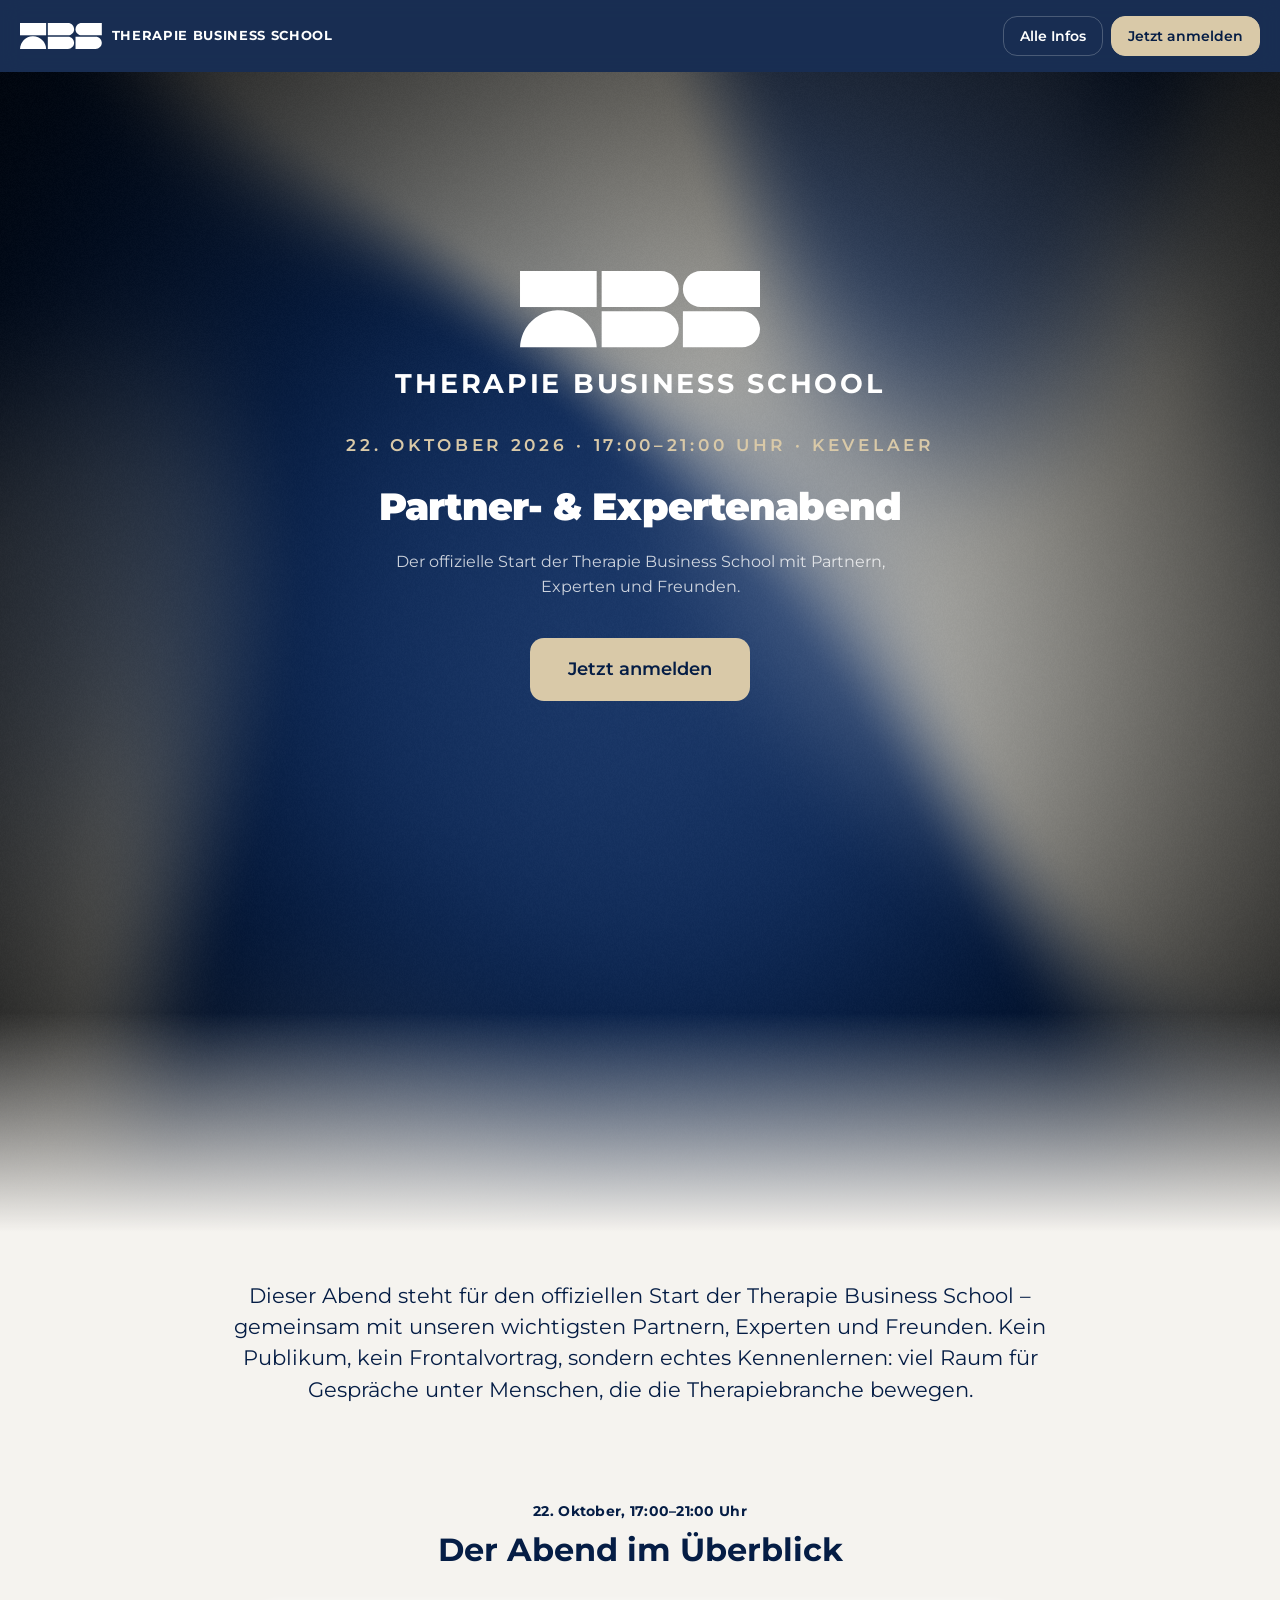
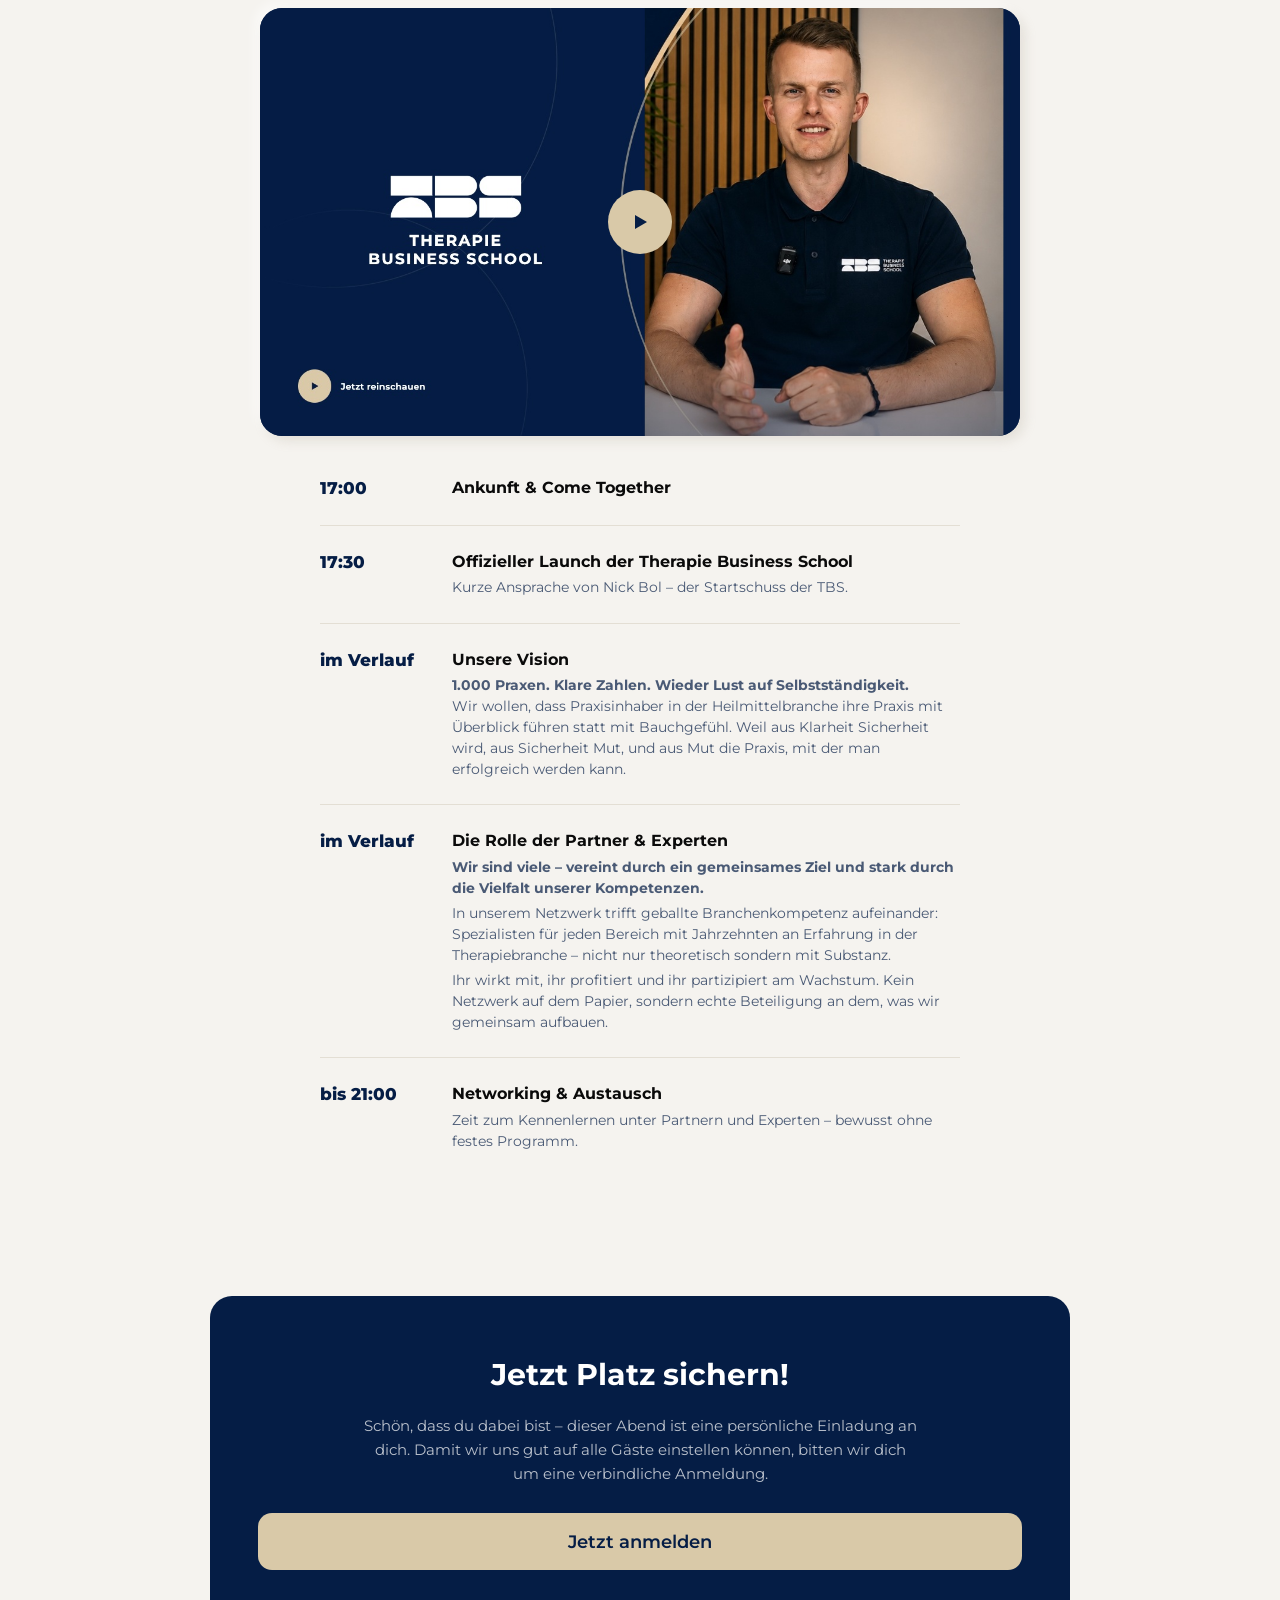
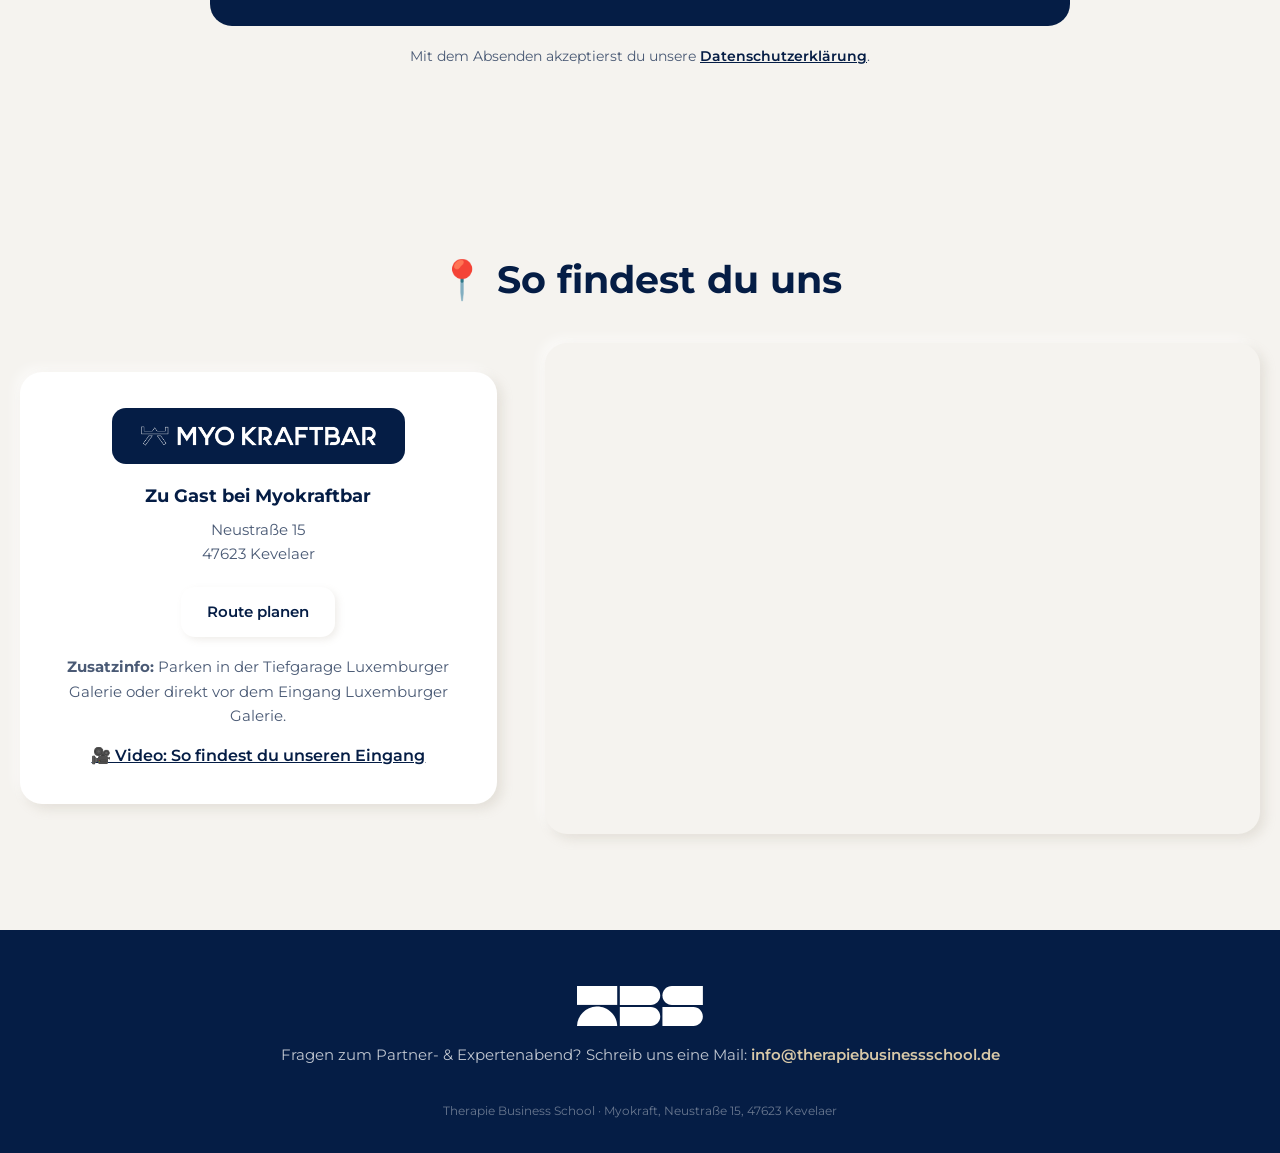
<file: partnerabend.html>
<!DOCTYPE html>
<html lang="de">
<head>
<meta charset="UTF-8">
<meta name="viewport" content="width=device-width, initial-scale=1.0">
<title>Partner- &amp; Expertenabend der Therapie Business School · 22. Oktober 2026 · Kevelaer</title>
<meta name="description" content="Partner- und Expertenabend der Therapie Business School: 22. Oktober 2026, 17:00–21:00 Uhr in Kevelaer. Kostenfrei, exklusiver Rahmen, jetzt verbindlich anmelden.">

<!-- Open Graph -->
<meta property="og:type" content="website">
<meta property="og:title" content="Partner- &amp; Expertenabend der Therapie Business School · 22. Oktober 2026 · Kevelaer">
<meta property="og:description" content="Partner- und Expertenabend der Therapie Business School: 22. Oktober 2026, 17:00–21:00 Uhr in Kevelaer. Kostenfrei, exklusiver Rahmen, jetzt verbindlich anmelden.">
<meta property="og:image" content="og-image.jpg">
<meta property="og:locale" content="de_DE">
<meta name="twitter:card" content="summary_large_image">
<!-- TODO Phillip/Nick: og-image.jpg (1200x630) muss noch erstellt und neben dieser Datei abgelegt werden, sonst zeigt die Link-Vorschau nichts an. Teilt sich aktuell das og:image mit index.html. -->

<!-- Favicon: eingebettetes TBS-Signet-SVG aus dem Branding Guide §2.2 als Inline-Data-URI, da keine favicon.ico/.png-Dateien lokal vorliegen -->
<link rel="icon" type="image/svg+xml" href="data:image/svg+xml,%3Csvg xmlns='http://www.w3.org/2000/svg' viewBox='0 0 512 512'%3E%3Crect width='512' height='512' fill='%23051D45'/%3E%3Cg transform='translate(76.00,198.80) scale(1.04197)'%3E%3Cpath d='M319.54,57.88c14.34,0,25.96,11.62,25.96,25.96s-11.62,25.96-25.96,25.96h-85.03v-51.91h85.03Z' fill='%23FFF'/%3E%3Cpath d='M202.58,57.88c14.34,0,25.96,11.62,25.96,25.96s-11.62,25.96-25.96,25.96h-85.03v-51.91h85.03,0Z' fill='%23FFF'/%3E%3Cpath d='M110.36,109.79H.03c.94-29.08,24.3-52.43,53.38-53.38,30.47-.99,55.97,22.91,56.96,53.38h0Z' fill='%23FFF'/%3E%3Cpath d='M260.46,51.91c-14.34,0-25.96-11.62-25.96-25.96S246.13,0,260.46,0h85.03v51.91h-85.03Z' fill='%23FFF'/%3E%3Cpath d='M202.58,0c14.34,0,25.96,11.62,25.96,25.96s-11.62,25.96-25.96,25.96h-85.03V0h85.03Z' fill='%23FFF'/%3E%3Crect width='110.39' height='51.91' fill='%23FFF'/%3E%3C/g%3E%3C/svg%3E">

<!-- Montserrat (Pflicht laut TBS-Branding-Guide §4 – ohne diesen Link rendert die Seite in Arial) -->
<link rel="preconnect" href="https://fonts.googleapis.com">
<link rel="preconnect" href="https://fonts.gstatic.com" crossorigin>
<link href="https://fonts.googleapis.com/css2?family=Montserrat:wght@400;500;600;700;900&display=swap" rel="stylesheet">

<link rel="stylesheet" href="assets/site.css">

<!-- Hero und Inhalte starten per CSS unsichtbar (opacity:0) und werden erst durch das
     Reveal-Script am Seitenende eingeblendet. Läuft JS nicht (z.B. iOS-Dateivorschau
     "Quick Look" statt "In Safari öffnen", JS deaktiviert), bliebe die Seite sonst
     komplett leer - dieser Fallback erzwingt volle Sichtbarkeit ohne JS. -->
<noscript>
<style>
  .hero-eyebrow, .hero h1, .hero-kickoff-title, .hero-sub, .hero-ctas,
  .page-intro h1, .reveal, .stop {
    animation: noscript-rise .8s cubic-bezier(.16,1,.3,1) both !important;
  }
  @keyframes noscript-rise {
    from { opacity: 0; transform: translateY(18px); }
    to   { opacity: 1; transform: none; }
  }
  .hero-gl { display: none !important; }
  .hero-arcs { display: block !important; }
</style>
</noscript>
</head>
<body>

<!-- ============ NAV ============ -->
<nav class="nav">
  <div class="wrap">
    <a class="nav-logo" href="index.html" aria-label="Zur Kick-Off-Startseite">
      <!-- Icon + separates Text-Element statt der alten Ein-SVG-Wortmarke: deren Vektor-Buchstaben
           deckten trotz aria-label "TBS – Therapie Business School" tatsächlich nur "THERAPIE" ab
           ("BUSINESS SCHOOL" fehlte im Pfad-Datensatz komplett) - selbes Muster wie .hero-wordmark. -->
      <svg class="nav-logo-icon" xmlns="http://www.w3.org/2000/svg" viewBox="0 0 345.5 109.8" role="img" aria-label="TBS Signet">
        <path d="M319.54,57.88c14.34,0,25.96,11.62,25.96,25.96s-11.62,25.96-25.96,25.96h-85.03v-51.91h85.03Z" fill="#FFF"/>
        <path d="M202.58,57.88c14.34,0,25.96,11.62,25.96,25.96s-11.62,25.96-25.96,25.96h-85.03v-51.91h85.03,0Z" fill="#FFF"/>
        <path d="M110.36,109.79H.03c.94-29.08,24.3-52.43,53.38-53.38,30.47-.99,55.97,22.91,56.96,53.38h0Z" fill="#FFF"/>
        <path d="M260.46,51.91c-14.34,0-25.96-11.62-25.96-25.96S246.13,0,260.46,0h85.03v51.91h-85.03Z" fill="#FFF"/>
        <path d="M202.58,0c14.34,0,25.96,11.62,25.96,25.96s-11.62,25.96-25.96,25.96h-85.03V0h85.03Z" fill="#FFF"/>
        <rect width="110.39" height="51.91" fill="#FFF"/>
      </svg>
      <span class="nav-logo-text">Therapie Business School</span>
    </a>
    <div class="nav-links">
      <a href="#anmeldung">Alle Infos</a>
      <a href="#sichere-dir-deinen-platz" class="nav-cta">Jetzt anmelden</a>
    </div>
  </div>
</nav>

<!-- ============ HERO ============ -->
<div id="top"></div>
<header class="hero reveal-hero">
  <div class="hero-arcs" aria-hidden="true">
    <svg viewBox="0 0 1200 800" preserveAspectRatio="xMidYMid slice">
      <circle cx="150" cy="120" r="420" fill="none" stroke="#D9C9A8" stroke-width="1.5" opacity=".18"/>
      <circle cx="1080" cy="700" r="520" fill="none" stroke="#D9C9A8" stroke-width="1.5" opacity=".14"/>
      <circle cx="1080" cy="700" r="360" fill="none" stroke="#FFFFFF" stroke-width="1" opacity=".08"/>
    </svg>
  </div>
  <canvas class="hero-gl" id="hero-gl" aria-hidden="true"></canvas>
  <div class="wrap hero-inner">
    <div class="hero-wordmark" aria-hidden="true">
      <svg class="hero-wordmark-icon" xmlns="http://www.w3.org/2000/svg" viewBox="0 0 345.5 109.8" role="img" aria-label="TBS Signet">
        <path d="M319.54,57.88c14.34,0,25.96,11.62,25.96,25.96s-11.62,25.96-25.96,25.96h-85.03v-51.91h85.03Z" fill="#FFF"/>
        <path d="M202.58,57.88c14.34,0,25.96,11.62,25.96,25.96s-11.62,25.96-25.96,25.96h-85.03v-51.91h85.03,0Z" fill="#FFF"/>
        <path d="M110.36,109.79H.03c.94-29.08,24.3-52.43,53.38-53.38,30.47-.99,55.97,22.91,56.96,53.38h0Z" fill="#FFF"/>
        <path d="M260.46,51.91c-14.34,0-25.96-11.62-25.96-25.96S246.13,0,260.46,0h85.03v51.91h-85.03Z" fill="#FFF"/>
        <path d="M202.58,0c14.34,0,25.96,11.62,25.96,25.96s-11.62,25.96-25.96,25.96h-85.03V0h85.03Z" fill="#FFF"/>
        <rect width="110.39" height="51.91" fill="#FFF"/>
      </svg>
      <span class="hero-wordmark-text">Therapie Business School</span>
    </div>
    <span class="hero-eyebrow">22. Oktober 2026 · 17:00&ndash;21:00 Uhr · Kevelaer</span>
    <h1 class="hero-kickoff-title">Partner- &amp; Expertenabend</h1>
    <p class="hero-sub">Der offizielle Start der Therapie Business School mit Partnern, Experten und Freunden.</p>
    <div class="hero-ctas">
      <a href="#sichere-dir-deinen-platz" class="btn btn-sand">Jetzt anmelden</a>
    </div>
  </div>
</header>

<!-- ============ JOURNEY: INTRO + VIDEO + ABLAUF ============ -->
<div class="journey" id="anmeldung">
  <!-- Intro -->
  <section class="journey-station">
    <div class="wrap">
      <p class="journey-intro reveal" style="text-align:center;">
        Dieser Abend steht für den offiziellen Start der Therapie Business School &ndash; gemeinsam
        mit unseren wichtigsten Partnern, Experten und Freunden. Kein Publikum, kein Frontalvortrag,
        sondern echtes Kennenlernen: viel Raum für Gespräche unter Menschen, die die Therapiebranche bewegen.
      </p>
    </div>
  </section>

  <!-- Video + Ablauf -->
  <section class="journey-station">
    <div class="wrap">
      <div class="reveal" style="text-align:center;">
        <div class="section-label">22. Oktober, 17:00&ndash;21:00 Uhr</div>
        <h2 class="headline" style="margin:0 auto;">Der Abend im Überblick</h2>
      </div>

      <!-- YouTube-Facade wie auf index.html: zeigt nur das Poster-Bild + Play-Button, der echte
           iframe wird erst per Klick nachgeladen. Gleiches Intro-Video wie beim Kick-Off. -->
      <div class="video-embed reveal" id="partnerabend-video" data-youtube-id="PD6O6muVukY">
        <button type="button" class="video-embed-trigger" aria-label="Video abspielen: Willkommen bei der Therapie Business School">
          <img class="video-embed-poster" src="assets/video/kickoff-intro-poster.jpg" alt="" loading="lazy">
          <span class="video-play-icon" aria-hidden="true">
            <svg width="22" height="22" viewBox="0 0 22 22"><path d="M6 4l12 7-12 7V4z" fill="currentColor"/></svg>
          </span>
        </button>
      </div>

      <div class="simple-steps reveal">
        <div class="simple-step">
          <div class="simple-step-time">17:00</div>
          <div>
            <div class="simple-step-head">Ankunft &amp; Come Together</div>
          </div>
        </div>
        <div class="simple-step">
          <div class="simple-step-time">17:30</div>
          <div>
            <div class="simple-step-head">Offizieller Launch der Therapie Business School</div>
            <p class="simple-step-text">Kurze Ansprache von Nick Bol &ndash; der Startschuss der TBS.</p>
          </div>
        </div>
        <div class="simple-step">
          <div class="simple-step-time">im Verlauf</div>
          <div>
            <div class="simple-step-head">Unsere Vision</div>
            <p class="simple-step-text"><strong>1.000 Praxen. Klare Zahlen. Wieder Lust auf Selbstst&auml;ndigkeit.</strong><br>Wir wollen, dass Praxisinhaber in der Heilmittelbranche ihre Praxis mit &Uuml;berblick f&uuml;hren statt mit Bauchgef&uuml;hl. Weil aus Klarheit Sicherheit wird, aus Sicherheit Mut, und aus Mut die Praxis, mit der man erfolgreich werden kann.</p>
          </div>
        </div>
        <div class="simple-step">
          <div class="simple-step-time">im Verlauf</div>
          <div>
            <div class="simple-step-head">Die Rolle der Partner &amp; Experten</div>
            <p class="simple-step-text"><strong>Wir sind viele &ndash; vereint durch ein gemeinsames Ziel und stark durch die Vielfalt unserer Kompetenzen.</strong></p>
            <p class="simple-step-text">In unserem Netzwerk trifft geballte Branchenkompetenz aufeinander: Spezialisten f&uuml;r jeden Bereich mit Jahrzehnten an Erfahrung in der Therapiebranche &ndash; nicht nur theoretisch sondern mit Substanz.</p>
            <p class="simple-step-text">Ihr wirkt mit, ihr profitiert und ihr partizipiert am Wachstum. Kein Netzwerk auf dem Papier, sondern echte Beteiligung an dem, was wir gemeinsam aufbauen.</p>
          </div>
        </div>
        <div class="simple-step">
          <div class="simple-step-time">bis 21:00</div>
          <div>
            <div class="simple-step-head">Networking &amp; Austausch</div>
            <p class="simple-step-text">Zeit zum Kennenlernen unter Partnern und Experten &ndash; bewusst ohne festes Programm.</p>
          </div>
        </div>
      </div>
    </div>
  </section>
</div>

<!-- ============ ANMELDUNG (zentriert) ============ -->
<section id="sichere-dir-deinen-platz">
  <div class="wrap wrap-narrow">
    <div class="reveal">
      <div class="pay-card">
        <h3>Jetzt Platz sichern!</h3>
        <p class="pay-desc">
          Schön, dass du dabei bist &ndash; dieser Abend ist eine persönliche Einladung an dich. Damit wir
          uns gut auf alle Gäste einstellen können, bitten wir dich um eine verbindliche Anmeldung.
        </p>
        <button type="button" class="btn btn-sand btn-block" id="anmeldung-toggle" aria-expanded="false" aria-controls="anmeldung-form-wrap">Jetzt anmelden</button>

        <div class="anmeldung-form-wrap" id="anmeldung-form-wrap">
          <form class="pay-form" id="form-partnerabend" novalidate data-signup-webhook="https://n8n.therapiebusinessschool.de/webhook/partnerabend-signup">
            <p class="form-note">Alle Felder außer Nachricht sind Pflichtfelder.</p>

            <div class="field-row">
              <div class="field">
                <label for="a1-firstname">Vorname</label>
                <input class="input" type="text" id="a1-firstname" name="firstname" required>
              </div>
              <div class="field">
                <label for="a1-lastname">Nachname</label>
                <input class="input" type="text" id="a1-lastname" name="lastname" required>
              </div>
            </div>

            <div class="field-row">
              <div class="field">
                <label for="a1-email">E-Mail</label>
                <input class="input" type="email" id="a1-email" name="email" required>
              </div>
              <div class="field">
                <label for="a1-phone">Telefon</label>
                <input class="input" type="tel" id="a1-phone" name="phone" required>
              </div>
            </div>

            <div class="field-row">
              <div class="field">
                <label for="a1-company">Praxis / Unternehmen</label>
                <input class="input" type="text" id="a1-company" name="company" required>
              </div>
              <div class="field">
                <label for="a1-role">Rolle</label>
                <select class="input" id="a1-role" name="role" required>
                  <option value="" disabled selected>Bitte wählen</option>
                  <option>Branchenpartner</option>
                  <option>Experte</option>
                  <option>Referent</option>
                </select>
              </div>
            </div>

            <div class="field">
              <label for="a1-count">Personenanzahl</label>
              <input class="input" type="number" id="a1-count" name="count" min="1" max="2" value="1" required>
            </div>

            <div class="field">
              <label for="a1-message">Nachricht <span class="optional">(optional)</span></label>
              <textarea class="input" id="a1-message" name="message" placeholder="Möchtest du uns noch etwas mitgeben?"></textarea>
            </div>

            <div class="consent">
              <input type="checkbox" id="a1-consent" name="consent" required>
              <label for="a1-consent">Ich bin einverstanden, dass meine Angaben zur Bearbeitung dieser Anmeldung gespeichert werden.</label>
            </div>

            <button type="submit" class="btn btn-sand btn-block" id="form-partnerabend-submit" disabled>Verbindlich anmelden</button>
          </form>
        </div>

      </div>
      <p class="privacy-note">
        Mit dem Absenden akzeptierst du unsere
        <a href="[Datenschutzerklärung-Link – einsetzen]">Datenschutzerklärung</a>.
      </p>
    </div>
  </div>
</section>

<!-- ============ STANDORT ============ -->
<section>
  <div class="wrap">
    <div class="reveal" style="text-align:center;">
      <h2 class="headline standort-headline">📍 So findest du uns</h2>
    </div>

    <div class="location" style="margin-top:40px;">
      <div class="reveal location-addr">
        <img class="caterer-logo" src="assets/myokraftbar/myokraftbar-logo.png" alt="Myokraftbar" loading="lazy">
        <div class="addr-name">Zu Gast bei Myokraftbar</div>
        <div class="addr-lines">
          Neustraße 15<br>
          47623 Kevelaer
        </div>
        <a class="btn btn-2" href="https://www.google.com/maps/search/?api=1&query=Myokraft+Neustra%C3%9Fe+15+47623+Kevelaer" target="_blank" rel="noopener">Route planen</a>
        <div class="addr-lines" style="margin-top:18px;">
          <strong>Zusatzinfo:</strong> Parken in der Tiefgarage Luxemburger Galerie oder direkt vor dem Eingang Luxemburger Galerie.
        </div>
        <a class="addr-video-link" href="https://www.youtube.com/watch?v=I_Ud7UVIZeI" target="_blank" rel="noopener">🎥 Video: So findest du unseren Eingang</a>
      </div>
      <div class="reveal map-frame">
        <iframe
          src="https://www.google.com/maps?q=Myokraft,+Neustra%C3%9Fe+15,+47623+Kevelaer&output=embed"
          loading="lazy"
          referrerpolicy="no-referrer-when-downgrade"
          title="Karte: Myokraft, Neustraße 15, 47623 Kevelaer">
        </iframe>
      </div>
    </div>
  </div>
</section>

<!-- ============ FOOTER ============ -->
<footer>
  <div class="wrap">
    <div class="foot-logo">
      <svg xmlns="http://www.w3.org/2000/svg" viewBox="0 0 345.5 109.8" role="img" aria-label="TBS Signet" style="height:40px;width:auto;">
        <path d="M319.54,57.88c14.34,0,25.96,11.62,25.96,25.96s-11.62,25.96-25.96,25.96h-85.03v-51.91h85.03Z" fill="#FFF"/>
        <path d="M202.58,57.88c14.34,0,25.96,11.62,25.96,25.96s-11.62,25.96-25.96,25.96h-85.03v-51.91h85.03,0Z" fill="#FFF"/>
        <path d="M110.36,109.79H.03c.94-29.08,24.3-52.43,53.38-53.38,30.47-.99,55.97,22.91,56.96,53.38h0Z" fill="#FFF"/>
        <path d="M260.46,51.91c-14.34,0-25.96-11.62-25.96-25.96S246.13,0,260.46,0h85.03v51.91h-85.03Z" fill="#FFF"/>
        <path d="M202.58,0c14.34,0,25.96,11.62,25.96,25.96s-11.62,25.96-25.96,25.96h-85.03V0h85.03Z" fill="#FFF"/>
        <rect width="110.39" height="51.91" fill="#FFF"/>
      </svg>
    </div>
    <p class="foot-contact">
      Fragen zum Partner- &amp; Expertenabend? Schreib uns eine Mail:
      <a href="mailto:info@therapiebusinessschool.de">info@therapiebusinessschool.de</a>
    </p>
    <p class="foot-fine">Therapie Business School · Myokraft, Neustraße 15, 47623 Kevelaer</p>
  </div>
</footer>

<!-- Anmelde-Bestätigung: erscheint per JS anstelle des bisherigen unauffälligen
     Inline-Textes unter dem Formular. Schließen per Button, Escape oder Klick auf
     den Hintergrund. -->
<div class="confirm-overlay" id="signup-confirm" role="dialog" aria-modal="true" aria-labelledby="signup-confirm-title" hidden>
  <div class="confirm-card">
    <div class="confirm-icon" aria-hidden="true">
      <svg width="28" height="28" viewBox="0 0 24 24" fill="none"><path d="M4 12.5l5 5L20 7" stroke="currentColor" stroke-width="2.5" stroke-linecap="round" stroke-linejoin="round"/></svg>
    </div>
    <h3 id="signup-confirm-title">Anmeldung bestätigt!</h3>
    <p>Wir freuen uns auf dich! Du solltest in Kürze eine Bestätigungsmail zur Veranstaltung erhalten.</p>
    <button type="button" class="btn btn-sand" id="signup-confirm-close">Schließen</button>
  </div>
</div>

<script>
  // Hero reveal
  document.querySelector('.reveal-hero').classList.add('in');

  // Scroll-reveal via IntersectionObserver (kein scroll-Event-Listener)
  var reduceMotion = window.matchMedia('(prefers-reduced-motion: reduce)').matches;
  if (!reduceMotion && 'IntersectionObserver' in window) {
    var io = new IntersectionObserver(function (entries) {
      entries.forEach(function (entry) {
        if (entry.isIntersecting) {
          entry.target.classList.add('in');
          io.unobserve(entry.target);
        }
      });
    }, { threshold: 0.15, rootMargin: '0px 0px -60px 0px' });
    document.querySelectorAll('.reveal').forEach(function (el) { io.observe(el); });
  } else {
    document.querySelectorAll('.reveal').forEach(function (el) { el.classList.add('in'); });
  }

  // Intro-Video: iframe erst per Klick auf das Poster-Bild einsetzen (YouTube-Facade),
  // damit YouTube-Skripte/Cookies nicht schon beim Seitenaufruf ungefragt nachladen.
  var videoEmbed = document.getElementById('partnerabend-video');
  if (videoEmbed) {
    var videoTrigger = videoEmbed.querySelector('.video-embed-trigger');
    videoTrigger.addEventListener('click', function () {
      var iframe = document.createElement('iframe');
      iframe.src = 'https://www.youtube-nocookie.com/embed/' + videoEmbed.dataset.youtubeId + '?autoplay=1&rel=0&cc_load_policy=0';
      iframe.title = 'Willkommen bei der Therapie Business School';
      iframe.allow = 'accelerometer; autoplay; clipboard-write; encrypted-media; gyroscope; picture-in-picture';
      iframe.allowFullscreen = true;
      videoEmbed.innerHTML = '';
      videoEmbed.appendChild(iframe);
    });
  }

  // Anmelde-Dropdown: Klick auf "Jetzt anmelden" klappt das Formular in der
  // Pay-Card auf (gleiche Mechanik wie index.html, aber ohne Stripe-Weiterleitung
  // am Ende - hier bleibt es bei der reinen Anmeldebestätigung, da die
  // Verpflegungspauschale beim Partnerabend entfällt).
  var anmeldungToggle = document.getElementById('anmeldung-toggle');
  var anmeldungWrap = document.getElementById('anmeldung-form-wrap');
  if (anmeldungToggle && anmeldungWrap) {
    anmeldungToggle.addEventListener('click', function () {
      var isOpen = anmeldungWrap.classList.toggle('open');
      anmeldungToggle.setAttribute('aria-expanded', isOpen ? 'true' : 'false');
      anmeldungToggle.classList.toggle('is-inactive', isOpen);
      if (isOpen) {
        anmeldungWrap.querySelector('input, select').focus({ preventScroll: true });
      }
    });
  }

  var partnerForm = document.getElementById('form-partnerabend');
  if (partnerForm) {
    var partnerConsent = document.getElementById('a1-consent');
    var partnerSubmit = document.getElementById('form-partnerabend-submit');
    if (partnerConsent && partnerSubmit) {
      partnerConsent.addEventListener('change', function () {
        partnerSubmit.disabled = !partnerConsent.checked;
      });
    }

    partnerForm.addEventListener('submit', function (e) {
      e.preventDefault();
      if (!partnerForm.checkValidity()) {
        partnerForm.reportValidity();
        return;
      }
      // Zwischenlösung bis der TBS-Hub steht: Anmeldedaten per Webhook an n8n
      // (schreibt eine Zeile in ein Google Sheet, siehe n8n/partnerabend-signup-workflow.json).
      // Kein Zahlungsschritt danach, daher kein keepalive/Redirect nötig wie beim
      // Kick-Off-Formular - die Bestätigungsmeldung wird direkt eingeblendet.
      var webhookUrl = partnerForm.dataset.signupWebhook;
      if (webhookUrl) {
        var data = Object.fromEntries(new FormData(partnerForm).entries());
        data.event = 'partnerabend-22-10-2026';
        data.submitted_at = new Date().toISOString();
        fetch(webhookUrl, {
          method: 'POST',
          headers: { 'Content-Type': 'application/json' },
          body: JSON.stringify(data)
        }).catch(function () { /* fire-and-forget, siehe Kommentar oben */ });
      }
      openSignupConfirm();
      partnerForm.reset();
      partnerSubmit.disabled = true;
    });
  }

  var signupConfirm = document.getElementById('signup-confirm');
  function openSignupConfirm() {
    if (!signupConfirm) return;
    signupConfirm.hidden = false;
    document.body.style.overflow = 'hidden';
    document.getElementById('signup-confirm-close').focus();
  }
  function closeSignupConfirm() {
    if (!signupConfirm) return;
    signupConfirm.hidden = true;
    document.body.style.overflow = '';
  }
  if (signupConfirm) {
    document.getElementById('signup-confirm-close').addEventListener('click', closeSignupConfirm);
    signupConfirm.addEventListener('click', function (e) {
      if (e.target === signupConfirm) closeSignupConfirm();
    });
    document.addEventListener('keydown', function (e) {
      if (e.key === 'Escape' && !signupConfirm.hidden) closeSignupConfirm();
    });
  }
</script>

<!-- Velaris-Hero (WebGL-Gradient), identisch zu index.html übernommen für optische
     Baugleichheit beider Event-Seiten. Zum Entfernen: dieses <script>-Tag löschen,
     .hero-gl-Canvas-Element entfernen, .hero-arcs display:none wieder rausnehmen. -->
<script>
(function () {
  var canvas = document.getElementById('hero-gl');
  var container = canvas ? canvas.closest('.hero') : null;
  if (!canvas || !container) return;

  var gl = canvas.getContext('webgl');
  if (!gl) return; // kein WebGL verfügbar -> Fallback bleibt der bestehende Navy-Hintergrund

  var vertexSrc = [
    'attribute vec2 position;',
    'varying vec2 vUv;',
    'void main() {',
    '  vUv = position * 0.5 + 0.5;',
    '  gl_Position = vec4(position, 0.0, 1.0);',
    '}'
  ].join('\n');

  var fragmentSrc = [
    'precision highp float;',
    'varying vec2 vUv;',
    'uniform vec2  u_resolution;',
    'uniform float u_time;',
    'uniform float u_grain;',
    'uniform vec3  u_colors[4];',
    'uniform vec3  u_bg;',
    'vec3 permute(vec3 x) { return mod(((x*34.0)+1.0)*x, 289.0); }',
    'float snoise(vec2 v){',
    '  const vec4 C = vec4(0.211324865405187, 0.366025403784439, -0.577350269189626, 0.024390243902439);',
    '  vec2 i  = floor(v + dot(v, C.yy) );',
    '  vec2 x0 = v -   i + dot(i, C.xx);',
    '  vec2 i1 = (x0.x > x0.y) ? vec2(1.0, 0.0) : vec2(0.0, 1.0);',
    '  vec4 x12 = x0.xyxy + C.xxzz;',
    '  x12.xy -= i1;',
    '  i = mod(i, 289.0);',
    '  vec3 p = permute( permute( i.y + vec3(0.0, i1.y, 1.0 )) + i.x + vec3(0.0, i1.x, 1.0 ));',
    '  vec3 m = max(0.5 - vec3(dot(x0,x0), dot(x12.xy,x12.xy), dot(x12.zw,x12.zw)), 0.0);',
    '  m = m*m ;',
    '  m = m*m ;',
    '  vec3 x = 2.0 * fract(p * C.www) - 1.0;',
    '  vec3 h = abs(x) - 0.5;',
    '  vec3 ox = floor(x + 0.5);',
    '  vec3 a0 = x - ox;',
    '  m *= 1.79284291400159 - 0.85373472095314 * ( a0*a0 + h*h );',
    '  vec3 g;',
    '  g.x  = a0.x  * x0.x  + h.x  * x0.y;',
    '  g.yz = a0.yz * x12.xz + h.yz * x12.yw;',
    '  return 130.0 * dot(m, g);',
    '}',
    'void main() {',
    '  vec2 uv = vUv;',
    '  float ratio = u_resolution.x / u_resolution.y;',
    '  vec2 p = uv - 0.5;',
    '  p.x *= ratio;',
    '  float t = u_time * 0.1;',
    '  float n1 = snoise(p * 0.4 + vec2(t * 0.2, -t * 0.3));',
    '  float n2 = snoise(p * 0.55 + vec2(-t * 0.15, t * 0.25) + n1 * 0.25);',
    '  float n3 = snoise(p * 0.75 + vec2(t * 0.1, -t * 0.2) + n2 * 0.2);',
    '  vec3 col = u_bg;',
    '  float dist = length(p) * 1.5;',
    '  float vignette = 1.0 - smoothstep(0.3, 1.2, dist);',
    '  col = mix(col, u_colors[0], smoothstep(-0.2, 0.5, n1) * 0.85);',
    '  col = mix(col, u_colors[1], smoothstep(-0.1, 0.6, n2) * 0.7);',
    '  col = mix(col, u_colors[2], smoothstep(-0.3, 0.4, n3) * 0.6);',
    '  col = mix(col, u_colors[3], smoothstep(0.0, 0.7, n1 * n2) * 0.5);',
    '  float glow = smoothstep(0.8, 0.0, dist) * 0.3;',
    '  col += u_colors[1] * glow;',
    '  col = mix(col * 0.2, col, vignette);',
    '  float grain = fract(sin(dot(uv, vec2(12.9898, 78.233))) * 43758.5453 + u_time);',
    '  col += (grain - 0.5) * u_grain * 0.1;',
    '  gl_FragColor = vec4(col, 1.0);',
    '}'
  ].join('\n');

  function createShader(type, src) {
    var s = gl.createShader(type);
    gl.shaderSource(s, src);
    gl.compileShader(s);
    return s;
  }

  var program = gl.createProgram();
  gl.attachShader(program, createShader(gl.VERTEX_SHADER, vertexSrc));
  gl.attachShader(program, createShader(gl.FRAGMENT_SHADER, fragmentSrc));
  gl.linkProgram(program);
  gl.useProgram(program);

  var buffer = gl.createBuffer();
  gl.bindBuffer(gl.ARRAY_BUFFER, buffer);
  gl.bufferData(gl.ARRAY_BUFFER, new Float32Array([-1, -1, 1, -1, -1, 1, 1, 1]), gl.STATIC_DRAW);

  var posLoc = gl.getAttribLocation(program, 'position');
  gl.enableVertexAttribArray(posLoc);
  gl.vertexAttribPointer(posLoc, 2, gl.FLOAT, false, 0, 0);

  var locs = {
    res: gl.getUniformLocation(program, 'u_resolution'),
    time: gl.getUniformLocation(program, 'u_time'),
    grain: gl.getUniformLocation(program, 'u_grain'),
    colors: gl.getUniformLocation(program, 'u_colors'),
    bg: gl.getUniformLocation(program, 'u_bg')
  };

  function hexToRgb(hex) {
    var h = hex.replace('#', '');
    return [
      parseInt(h.slice(0, 2), 16) / 255,
      parseInt(h.slice(2, 4), 16) / 255,
      parseInt(h.slice(4, 6), 16) / 255
    ];
  }

  // TBS-Markenfarben statt Komponenten-Standardgrün (siehe TBS-Branding-Guide-fuer-KI.md)
  var BG = '#051D45';         // Navy
  var COLORS = ['#0A2A5C', '#4A5A75', '#D9C9A8', '#051D45']; // Navy-2, Slate, Sand, Navy
  var SPEED = 1.1;   // ruhiger als Komponenten-Default (2.0), passend zum "unaufgeregten" Markenton
  var GRAIN = 0.18;  // dezenter als Default (0.3)

  function resize() {
    var dpr = Math.min(window.devicePixelRatio || 1, 2);
    canvas.width = container.clientWidth * dpr;
    canvas.height = container.clientHeight * dpr;
    gl.viewport(0, 0, canvas.width, canvas.height);
  }

  var ro = new ResizeObserver(resize);
  ro.observe(container);
  resize();

  var bgRgb = hexToRgb(BG);
  var colorsFlat = new Float32Array(COLORS.slice(0, 4).reduce(function (acc, hex) {
    return acc.concat(hexToRgb(hex));
  }, []));

  var reduceMotion = window.matchMedia('(prefers-reduced-motion: reduce)').matches;

  var isVisible = true;
  var rafId = null;

  function render(t) {
    gl.uniform2f(locs.res, canvas.width, canvas.height);
    gl.uniform1f(locs.time, t * 0.001 * SPEED);
    gl.uniform1f(locs.grain, GRAIN);
    gl.uniform3f(locs.bg, bgRgb[0], bgRgb[1], bgRgb[2]);
    gl.uniform3fv(locs.colors, colorsFlat);
    gl.drawArrays(gl.TRIANGLE_STRIP, 0, 4);
    if (!reduceMotion && isVisible) {
      rafId = requestAnimationFrame(render);
    } else {
      rafId = null;
    }
  }
  rafId = requestAnimationFrame(render);

  if (!reduceMotion && 'IntersectionObserver' in window) {
    var heroVisibility = new IntersectionObserver(function (entries) {
      isVisible = entries[0].isIntersecting;
      if (isVisible && rafId === null) {
        rafId = requestAnimationFrame(render);
      }
    }, { threshold: 0 });
    heroVisibility.observe(container);
  }
})();
</script>

</body>
</html>
</file>
<file: assets/site.css>
:root {
    /* Flächen */
    --bg:        #F5F3EF;
    --bg-2:      #ECE8E1;
    --surface:   #FAFAF7;
    --surface-2: #FFFFFF;

    /* Text */
    --ink:       #0A0A0A;
    --ink-soft:  #4A5A75;
    --ink-faint: #8A93A3;
    --line:      #E3DED4;

    /* Brand */
    --navy:      #051D45;
    --navy-2:    #0A2A5C;
    --sand:      #D9C9A8;
    --sand-deep: #C4AD80;

    /* Radius */
    --radius:    22px;
    --radius-sm: 14px;
    --radius-xs: 10px;

    /* Elevation */
    --shadow:    5px 5px 12px rgba(160,150,130,.20), -5px -5px 12px rgba(255,255,255,.6);
    --shadow-sm: 3px 3px 7px rgba(160,150,130,.16), -3px -3px 7px rgba(255,255,255,.55);
    --shadow-in: inset 3px 3px 7px rgba(160,150,130,.35), inset -3px -3px 7px rgba(255,255,255,.9);

    --nav-h: 72px;
  }

  * { box-sizing: border-box; }

  html { scroll-behavior: smooth; }

  body {
    margin: 0;
    background: var(--bg);
    color: var(--ink);
    font-family: 'Montserrat', Arial, Helvetica, sans-serif;
    line-height: 1.5;
    -webkit-font-smoothing: antialiased;
  }

  img, svg { max-width: 100%; display: block; }

  a { color: inherit; }

  h1, h2, h3 { margin: 0; font-weight: 700; overflow-wrap: normal; }
  p { margin: 0; }

  .wrap {
    max-width: 1320px;
    margin: 0 auto;
    padding: 0 20px;
  }

  /* ---------- Nav ---------- */
  .nav {
    position: sticky;
    top: 0;
    z-index: 40;
    height: var(--nav-h);
    background: rgba(5,29,69,.92);
    backdrop-filter: blur(10px) saturate(140%);
    -webkit-backdrop-filter: blur(10px) saturate(140%);
    display: flex;
    align-items: center;
  }
  .nav .wrap {
    width: 100%;
    display: flex;
    align-items: center;
    justify-content: space-between;
    gap: 16px;
  }
  .nav-logo { display: flex; align-items: center; gap: 10px; text-decoration: none; }
  .nav-logo-icon { height: 26px; width: auto; flex-shrink: 0; }
  .nav-logo-text {
    color: #FFF;
    font-weight: 700;
    font-size: .82rem;
    letter-spacing: .05em;
    text-transform: uppercase;
    white-space: nowrap;
  }
  @media (max-width: 620px) { .nav-logo-text { display: none; } }
  .nav-links { display: flex; gap: 8px; align-items: center; }
  .nav-links a {
    text-decoration: none;
    color: #FFF;
    font-weight: 600;
    font-size: .86rem;
    padding: 9px 16px;
    border-radius: var(--radius-sm);
    border: 1px solid rgba(255,255,255,.22);
    white-space: nowrap;
    transition: background .25s ease, border-color .25s ease;
  }
  .nav-links a:hover { background: rgba(255,255,255,.1); border-color: rgba(255,255,255,.4); }
  .nav-links a.nav-cta {
    background: var(--sand); color: var(--navy); border-color: var(--sand);
  }
  .nav-links a.nav-cta:hover { background: var(--sand-deep); border-color: var(--sand-deep); }
  @media (max-width: 620px) {
    .nav-links a:nth-child(1) span.full { display: none; }
    .nav-links a { padding: 9px 12px; font-size: .8rem; }
  }
  @media (max-width: 480px) {
    .nav-links a:not(.nav-cta) { display: none; }
  }

  /* ---------- Hero ---------- */
  .hero {
    position: relative;
    background: var(--navy);
    color: #FFF;
    overflow: hidden;
    min-height: calc(100svh + 260px); /* svh statt dvh: dvh aendert sich live, waehrend Safari mobil die Adressleiste beim Scrollen ein-/ausblendet, das erzwingt Reflow/Flackern auf jedem Scroll-Tick */
    display: flex;
    flex-direction: column;
  }
  .hero::after {
    content: "";
    position: absolute;
    left: 0; right: 0; bottom: 0;
    height: 220px;
    background: linear-gradient(to bottom, transparent, var(--bg));
    pointer-events: none;
  }
  @media (max-width: 620px) { .hero::after { height: 140px; } }
  /* Auf Mobile soll der Inhalt nicht mittig, sondern sofort oben ohne
     Scrollen sichtbar sein - hier auf Top-Ausrichtung umstellen, Desktop
     bleibt im ersten Screen zentriert (siehe .hero-inner). */
  @media (max-width: 640px) {
    .hero-inner {
      justify-content: flex-start;
      padding-top: 56px;
    }
  }
  .hero-arcs {
    position: absolute;
    inset: 0;
    z-index: 0;
    pointer-events: none;
    opacity: .5;
    display: none; /* TEST: durch Velaris-WebGL-Hintergrund ersetzt, siehe .hero-gl */
  }
  .hero-arcs svg { width: 100%; height: 100%; }
  .hero-gl {
    position: absolute;
    inset: 0;
    z-index: 0;
    pointer-events: none;
    width: 100%;
    height: 100%;
  }
  .hero-inner {
    position: relative;
    z-index: 1;
    width: 100%;
    text-align: center;
    /* Fixe Basis von genau einer Bildschirmhoehe statt am ganzen (bewusst um
       260px ueberhoehten) .hero mitzuwachsen - dadurch zentriert sich der
       Inhalt im tatsaechlich sichtbaren ersten Screen, die 260px bleiben als
       reiner Scroll-Puffer unterhalb ungenutzt (siehe .hero-Kommentar). */
    flex: 0 0 calc(100svh - var(--nav-h));
    display: flex;
    flex-direction: column;
    justify-content: center;
  }
  .hero-eyebrow {
    display: inline-block;
    font-size: 1.05rem;
    font-weight: 600;
    letter-spacing: .22em;
    text-transform: uppercase;
    color: var(--sand);
    margin-bottom: 28px;
    opacity: 0;
  }
  .hero h1 {
    font-size: clamp(2.8rem, 7.5vw, 5.6rem);
    line-height: 1.08;
    letter-spacing: -.01em;
    max-width: 18ch;
    margin: 0 auto;
    opacity: 0;
  }
  .hero h1 em {
    font-style: normal;
    color: var(--sand);
  }
  .hero-sub {
    margin: 22px auto 0;
    max-width: 46ch;
    font-size: clamp(.92rem, 1.3vw, 1.02rem);
    color: rgba(255,255,255,.78);
    font-weight: 400;
    opacity: 0;
  }
  .hero-ctas {
    margin-top: 40px;
    display: flex;
    gap: 14px;
    justify-content: center;
    flex-wrap: wrap;
    opacity: 0;
  }
  .hero-wordmark {
    display: flex;
    flex-direction: column;
    align-items: center;
    gap: 16px;
    margin: 0 auto 28px;
  }
  .hero-wordmark-icon { width: 240px; height: auto; }
  .hero-wordmark-text {
    font-size: 1.7rem;
    font-weight: 700;
    letter-spacing: .1em;
    text-transform: uppercase;
    color: #FFF;
  }
  /* Höher spezifisch als ".hero h1" (Legacy-Regel für den ersten, großformatigen
     Hero-Entwurf) angesetzt, damit die kleinere Kick-Off/Partnerabend-Headline
     zuverlässig gewinnt - sonst setzt sich ".hero h1"s viel größerer Font-Size/
     Max-Width-Wert durch (unauffällig bei "Kick-Off Event", aber bei längeren
     Titeln wie "Partner- & Expertenabend" lief der Titel auf Mobile aus dem
     sichtbaren Bereich, abgeschnitten durch .hero { overflow:hidden }). */
  .hero h1.hero-kickoff-title {
    font-size: clamp(1.5rem, 3.8vw, 2.4rem);
    font-weight: 900;
    letter-spacing: -.02em;
    text-align: center;
    max-width: 26ch;
    margin: 0 auto;
    color: #FFF;
    opacity: 0;
  }
  .reveal-hero.in .hero-eyebrow,
  .reveal-hero.in h1,
  .reveal-hero.in .hero-kickoff-title,
  .reveal-hero.in .hero-sub,
  .reveal-hero.in .hero-ctas {
    animation: rise .8s cubic-bezier(.16,1,.3,1) forwards;
  }
  .reveal-hero.in .hero-eyebrow { animation-delay: .05s; }
  .reveal-hero.in .hero h1,
  .reveal-hero.in .hero-kickoff-title { animation-delay: .18s; }
  .reveal-hero.in .hero-sub     { animation-delay: .34s; }
  .reveal-hero.in .hero-ctas    { animation-delay: .5s; }

  @keyframes rise {
    from { opacity: 0; transform: translateY(18px); }
    to   { opacity: 1; transform: translateY(0); }
  }

  @media (max-width: 620px) {
    .hero-wordmark-icon { width: 140px; }
    .hero-wordmark-text { font-size: 1.05rem; letter-spacing: .08em; }
  }

  .hero-ctas .btn {
    font-size: 1.1rem;
    padding: 18px 38px;
  }

  /* ---------- Page-Intro (Partnerabend, kein Full-Viewport-Hero) ---------- */
  .page-intro {
    position: relative;
    background: var(--navy);
    color: #FFF;
    padding: calc(var(--nav-h) + 64px) 0 64px;
  }
  .page-intro h1 {
    font-size: clamp(2.2rem, 5vw, 3.4rem);
    line-height: 1.15;
    letter-spacing: -.01em;
    text-align: center;
    color: #FFF;
    max-width: 24ch;
    margin: 0 auto;
    opacity: 0;
  }
  .reveal-hero.in .page-intro h1 { animation-delay: .18s; }

  /* ---------- Buttons ---------- */
  .btn {
    border: 0; cursor: pointer;
    display: inline-flex; align-items: center; justify-content: center;
    background: var(--navy); color: #FFF;
    font-family: 'Montserrat', sans-serif; font-weight: 600; font-size: .95rem;
    border-radius: var(--radius-sm); padding: 14px 26px;
    text-decoration: none;
    white-space: nowrap;
    transition: background .2s ease, transform .12s ease;
  }
  .btn:hover { background: var(--navy-2); }
  .btn:active { transform: translateY(1px) scale(.98); }
  .btn:disabled {
    background: var(--bg-2); color: var(--ink-faint);
    cursor: not-allowed; opacity: .7;
  }
  .btn:disabled:hover { background: var(--bg-2); }
  .btn:disabled:active { transform: none; }

  .btn-sand {
    background: var(--sand); color: var(--navy);
  }
  .btn-sand:hover { background: var(--sand-deep); }

  .btn-ghost {
    background: transparent; color: #FFF;
    border: 1.5px solid rgba(255,255,255,.55);
  }
  .btn-ghost:hover { background: rgba(255,255,255,.1); border-color: #FFF; }

  .btn-2 {
    background: var(--surface-2); color: var(--navy);
    font-weight: 600; border-radius: var(--radius-sm); padding: 14px 26px;
    box-shadow: var(--shadow-sm);
  }
  .btn-2:hover { color: #FFF; } /* .btn:hover setzt den Hintergrund auf Navy, ohne eigene Regel blieb der Text dunkel-auf-dunkel */
  .btn-2:active { box-shadow: var(--shadow-in); }
  .btn-block { width: 100%; }

  /* ---------- Section scaffolding ---------- */
  section { padding: 96px 0; background: var(--bg); }
  @media (max-width: 780px) { section { padding: 64px 0; } }

  .section-label {
    font-size: 1.05rem;
    font-weight: 700;
    color: var(--navy);
    letter-spacing: .02em;
    margin-bottom: 10px;
  }
  .section-label .muted { color: var(--ink-soft); font-weight: 500; }

  h2.headline {
    font-size: clamp(1.7rem, 3vw, 2.5rem);
    line-height: 1.16;
    color: var(--navy);
    max-width: 20ch;
  }
  .standort-headline {
    font-size: clamp(2.2rem, 4.2vw, 3.4rem);
    max-width: none;
    margin: 0 auto;
  }

  .lede {
    margin-top: 16px;
    font-size: 1.05rem;
    color: var(--ink-soft);
    max-width: 60ch;
    line-height: 1.6;
  }

  .reveal { opacity: 0; transform: translateY(28px); transition: opacity .7s cubic-bezier(.16,1,.3,1), transform .7s cubic-bezier(.16,1,.3,1); }
  .reveal.in { opacity: 1; transform: translateY(0); }

  /* ---------- Act sections (split layout) ---------- */
  .act {
    display: grid;
    grid-template-columns: 1.05fr .95fr;
    gap: 56px;
    align-items: start;
  }
  .act > div { min-width: 0; }
  @media (max-width: 900px) {
    .act { grid-template-columns: 1fr; gap: 40px; }
  }


  .facts {
    margin-top: 34px;
    display: grid;
    grid-template-columns: repeat(2, 1fr);
    gap: 12px;
    min-width: 0;
  }
  .facts > div { min-width: 0; }
  @media (min-width: 640px) { .facts { grid-template-columns: repeat(2, 1fr); } }

  .fact {
    position: relative;
    overflow: hidden;
    background: var(--surface-2);
    border-radius: var(--radius-sm);
    box-shadow: var(--shadow-sm);
    padding: 18px 18px 18px 22px;
    min-width: 0;
  }
  .fact::before {
    content: "";
    position: absolute; left: 0; top: 0; bottom: 0; width: 4px;
    background: var(--sand);
  }
  .fact .fact-label {
    font-size: .74rem;
    font-weight: 600;
    color: var(--ink-faint);
    text-transform: uppercase;
    letter-spacing: .06em;
  }
  .fact .fact-value {
    margin-top: 4px;
    font-size: 1.02rem;
    font-weight: 700;
    color: var(--navy);
    overflow-wrap: anywhere;
  }

  /* ---------- Form card ---------- */
  .form-card {
    background: var(--surface-2);
    border-radius: var(--radius);
    box-shadow: var(--shadow);
    padding: 32px;
    min-width: 0;
  }
  .form-card h3 {
    font-size: 1.2rem;
    color: var(--navy);
  }
  .form-card .form-note {
    margin-top: 6px;
    font-size: .88rem;
    color: var(--ink-soft);
  }
  .field { margin-top: 18px; display: flex; flex-direction: column; gap: 7px; }
  .field label {
    font-size: .82rem;
    font-weight: 600;
    color: var(--ink);
  }
  .field .optional { color: var(--ink-faint); font-weight: 400; }
  .input, select.input, textarea.input {
    width: 100%;
    background: var(--bg-2); color: var(--ink);
    border: 0; border-radius: var(--radius-sm); padding: 13px 14px;
    box-shadow: var(--shadow-in);
    font-family: 'Montserrat', sans-serif; font-size: .95rem;
  }
  .input::placeholder { color: var(--ink-faint); }
  .input:focus, select.input:focus, textarea.input:focus {
    outline: 2px solid var(--navy); outline-offset: 1px;
  }
  textarea.input { resize: vertical; min-height: 84px; }

  .field-row {
    display: grid;
    grid-template-columns: 1fr 1fr;
    gap: 14px;
  }
  @media (max-width: 480px) { .field-row { grid-template-columns: 1fr; } }

  .consent {
    margin-top: 20px;
    display: flex;
    gap: 10px;
    align-items: flex-start;
  }
  .consent input[type="checkbox"] {
    margin-top: 3px;
    width: 18px; height: 18px;
    accent-color: var(--navy);
    flex-shrink: 0;
  }
  .consent label { font-size: .82rem; color: var(--ink-soft); line-height: 1.5; }

  .form-card .btn { margin-top: 24px; }

  /* ---------- Anmelde-Bestätigung (Modal) ---------- */
  .confirm-overlay {
    position: fixed; inset: 0; z-index: 100;
    display: flex; align-items: center; justify-content: center;
    padding: 24px;
    background: rgba(5, 29, 69, .55);
    backdrop-filter: blur(3px);
  }
  .confirm-overlay[hidden] { display: none; }
  .confirm-card {
    background: var(--surface-2);
    border-radius: var(--radius);
    box-shadow: var(--shadow);
    padding: 44px 36px;
    max-width: 380px;
    width: 100%;
    text-align: center;
  }
  .confirm-icon {
    width: 56px; height: 56px;
    margin: 0 auto 20px;
    border-radius: 50%;
    background: var(--navy);
    color: var(--sand);
    display: flex; align-items: center; justify-content: center;
  }
  .confirm-card h3 { font-size: 1.4rem; color: var(--navy); margin: 0; }
  .confirm-card p { margin: 12px 0 0; color: var(--ink-soft); font-size: .95rem; }
  .confirm-card .btn { margin-top: 26px; }

  /* ---------- Journey: Intro + Programm + Eckdaten ---------- */
  .journey { position: relative; background: var(--bg); }
  .journey-station { padding: 48px 0; background: none; }

  /* Die Linie startet erst innerhalb des Programm-Bereichs (nach "Das erwartet
     dich"), nicht schon beim Intro-Text. */
  .programm-body { position: relative; z-index: 0; }
  .journey-thread {
    position: absolute;
    left: 50%;
    top: 0;
    bottom: 0;
    width: min(900px, 94vw);
    transform: translateX(-50%);
    z-index: -1;
    pointer-events: none;
  }
  .journey-thread svg { width: 100%; height: 100%; display: block; }
  .journey-thread .line-track {
    fill: none; stroke: var(--line); stroke-width: 2; stroke-dasharray: 5 8;
  }
  .journey-thread .line-progress {
    fill: none; stroke: var(--sand-deep); stroke-width: 2.5; stroke-linecap: round;
    stroke-dasharray: 5 8;
    filter: drop-shadow(0 0 5px rgba(196,173,128,.55));
  }
  @media (max-width: 640px) { .journey-thread { display: none; } }

  .journey-intro {
    width: min(900px, 100%);
    max-width: none;
    margin: 0 auto;
    text-align: left;
    font-size: clamp(1rem, 2.1vw, 1.3rem);
    font-weight: 400;
    line-height: 1.5;
    color: var(--navy);
  }

  /* Nur innerhalb des Programm-Bereichs kleiner - .section-label/h2.headline
     werden auch auf partnerabend.html verwendet und sollen dort unverändert
     bleiben. */
  .journey-station .section-label { font-size: .85rem; }
  .journey-station h2.headline { font-size: clamp(1.4rem, 2.5vw, 2rem); }

  .stops {
    width: min(900px, 100%);
    margin: 48px auto 0;
    display: grid;
    gap: 56px;
  }
  /* Schmaler als die (jetzt breitere) Spalte, damit die geschwungene Linie in
     der Mitte (Kurven-Amplitude in der SVG ist bewusst auf einen Bereich um
     die Mitte begrenzt, siehe .journey-thread-Pfad im HTML) den Text sicher
     nicht berührt. */
  .stop {
    display: flex; flex-direction: column; gap: 6px; max-width: 42%;
    opacity: 0; transform: translateY(18px);
    transition: opacity .6s cubic-bezier(.16,1,.3,1), transform .6s cubic-bezier(.16,1,.3,1);
  }
  .stop.active { opacity: 1; transform: translateY(0); }
  .stop:nth-child(2n+1) { justify-self: start; align-items: flex-start; text-align: left; }
  .stop:nth-child(2n) { justify-self: end; align-items: flex-end; text-align: right; }
  .stop-time {
    font-weight: 800;
    color: var(--navy);
    font-size: clamp(1.6rem, 4vw, 2.4rem);
    letter-spacing: -.02em;
    line-height: 1;
  }
  .stop-head { font-weight: 700; color: var(--ink); font-size: .98rem; margin-top: 4px; }
  .stop-text { margin-top: 2px; color: var(--ink-soft); font-size: .85rem; line-height: 1.55; }
  .stop-person {
    margin-top: 10px;
    display: flex;
    align-items: center;
    gap: 14px;
  }
  .stop:nth-child(2n) .stop-person { flex-direction: row-reverse; }
  .speaker-photo {
    width: 108px; height: 108px; border-radius: 50%;
    object-fit: cover;
    flex-shrink: 0;
    box-shadow: var(--shadow-sm);
  }
  .stop-person span { font-size: .8rem; color: var(--ink-soft); font-weight: 500; }

  @media (max-width: 640px) {
    .stop, .stop:nth-child(2n) { justify-self: stretch; align-items: flex-start; text-align: left; max-width: 100%; }
    .stop:nth-child(2n) .stop-person { flex-direction: row; }
    .speaker-photo { width: 76px; height: 76px; }
  }

  .wrap-narrow { max-width: 900px; }
  .privacy-note {
    margin-top: 20px;
    text-align: center;
    font-size: .85rem;
    color: var(--ink-soft);
  }
  .privacy-note a { color: var(--navy); font-weight: 600; text-decoration: underline; }

  /* ---------- Myokraftbar-Caterer-Slideshow (zentriert) ---------- */
  .caterer {
    margin-top: 40px;
    display: flex;
    flex-direction: column;
    align-items: center;
    text-align: center;
    gap: 20px;
  }
  .caterer-slideshow {
    position: relative;
    width: 100%;
    max-width: 760px;
    aspect-ratio: 4 / 3;
    border-radius: var(--radius);
    overflow: hidden;
    box-shadow: var(--shadow);
  }
  .caterer-slideshow img {
    position: absolute;
    inset: 0;
    width: 100%;
    height: 100%;
    object-fit: cover;
    opacity: 0;
    animation: caterer-fade 15s infinite;
  }
  .caterer-slideshow img:nth-child(1) { animation-delay: 0s; }
  .caterer-slideshow img:nth-child(2) { animation-delay: 3s; }
  .caterer-slideshow img:nth-child(3) { animation-delay: 6s; }
  .caterer-slideshow img:nth-child(4) { animation-delay: 9s; }
  .caterer-slideshow img:nth-child(5) { animation-delay: 12s; }
  @keyframes caterer-fade {
    0%   { opacity: 0; }
    2%   { opacity: 1; }
    22%  { opacity: 1; }
    24%  { opacity: 0; }
    100% { opacity: 0; }
  }
  .caterer-copy { display: flex; flex-direction: column; align-items: center; }
  .caterer-copy .fact-label {
    font-size: .68rem;
    font-weight: 600;
    color: var(--ink-faint);
    text-transform: uppercase;
    letter-spacing: .06em;
    margin-bottom: 10px;
  }
  .caterer-logo {
    display: block;
    height: 56px;
    width: auto;
    background: var(--navy);
    padding: 18px 28px;
    border-radius: var(--radius-sm);
  }
  @media (max-width: 480px) { .caterer-logo { height: 42px; padding: 14px 20px; } }
  .caterer-copy .agenda-desc { max-width: 46ch; font-size: .85rem; color: var(--ink-soft); line-height: 1.55; }

  /* ---------- Act 2 payment CTA card ---------- */
  .pay-card {
    background: var(--navy);
    color: #FFF;
    border-radius: var(--radius);
    padding: 56px 48px;
    min-width: 0;
    text-align: center;
  }
  .pay-card h3 { font-size: clamp(1.6rem, 2.6vw, 1.9rem); color: #FFF; }
  .pay-card p.pay-desc {
    margin: 16px auto 0;
    max-width: 56ch;
    font-size: .95rem;
    color: rgba(255,255,255,.72);
    line-height: 1.6;
  }
  .pay-card .btn { margin-top: 26px; }
  .pay-card #anmeldung-toggle { font-size: 1.1rem; padding: 18px 30px; }
  .pay-card .btn.is-inactive {
    background: rgba(255,255,255,.12);
    color: rgba(255,255,255,.5);
  }
  .pay-card .btn.is-inactive:hover { background: rgba(255,255,255,.12); }
  .pay-card .pay-limit {
    margin-top: 10px;
    font-size: .9rem;
    color: rgba(255,255,255,.72);
  }
  .pay-card p.pay-desc + .pay-limit { margin-top: 20px; }
  .pay-card .pay-limit strong { color: var(--sand); font-weight: 700; }

  /* Anmelde-Dropdown innerhalb der (dunklen) Pay-Card: Formularfelder aus
     .form-card wiederverwendet, aber Labels/Hinweistexte auf Hell umgestellt,
     da sie sonst dunkel-auf-dunkel unlesbar wären. Text-align wird für den
     Formularbereich zurück auf links gestellt (Card selbst ist zentriert). */
  .anmeldung-form-wrap {
    overflow: hidden;
    max-height: 0;
    text-align: left;
    transition: max-height .4s cubic-bezier(.16,1,.3,1);
  }
  .anmeldung-form-wrap.open { max-height: 1600px; }
  .pay-card .pay-form { margin-top: 22px; }
  .pay-card .field label { color: #FFF; }
  .pay-card .field .optional { color: rgba(255,255,255,.55); }
  .pay-card .form-note { color: rgba(255,255,255,.68); }
  .pay-card .consent label { color: rgba(255,255,255,.72); }
  .pay-card .pay-form .btn { margin-top: 20px; }

  /* ---------- Verpflegungspauschale: Mengenwähler im Anmeldeformular ---------- */
  .qty-control {
    display: inline-flex;
    align-items: center;
    gap: 12px;
    background: rgba(255,255,255,.08);
    border: 1px solid rgba(255,255,255,.16);
    border-radius: 999px;
    padding: 6px 8px;
  }
  .qty-btn {
    all: unset;
    width: 34px;
    height: 34px;
    border-radius: 50%;
    background: var(--sand);
    color: var(--navy);
    font-size: 18px;
    font-weight: 700;
    display: grid;
    place-items: center;
    cursor: pointer;
    transition: opacity .15s ease, transform .12s ease;
  }
  .qty-btn:hover { transform: translateY(-1px); }
  .qty-btn:disabled { opacity: .35; cursor: not-allowed; transform: none; }
  .qty { font-weight: 700; min-width: 22px; text-align: center; color: #FFF; }
  .qty-price { margin-top: 8px; font-size: .8rem; color: rgba(255,255,255,.6); }

  /* ---------- Video-Platzhalter (Intro-/Einladungsvideo, noch nicht gedreht) ---------- */
  .video-placeholder {
    width: 100%;
    max-width: 760px;
    margin: 40px auto 0;
    aspect-ratio: 16 / 9;
    border-radius: var(--radius);
    background: linear-gradient(135deg, var(--navy), var(--navy-2));
    box-shadow: var(--shadow);
    display: flex;
    align-items: center;
    justify-content: center;
  }
  .video-placeholder-inner {
    display: flex;
    flex-direction: column;
    align-items: center;
    gap: 14px;
  }
  .video-play-icon {
    width: 64px; height: 64px;
    border-radius: 50%;
    background: var(--sand);
    color: var(--navy);
    display: flex; align-items: center; justify-content: center;
  }
  .video-placeholder-label {
    color: rgba(255,255,255,.8);
    font-size: .88rem;
    font-weight: 600;
    letter-spacing: .02em;
  }

  /* ---------- Video-Embed (echtes Intro-Video, YouTube-Facade) ----------
     Zeigt bis zum Klick nur das Poster-Bild + Play-Button; der iframe (inkl.
     YouTube-JS/Cookies) wird erst dann per JS eingesetzt (siehe Script am
     Seitenende), statt ihn beim Seitenaufruf ungefragt mitzuladen. */
  .video-embed {
    width: 100%;
    max-width: 760px;
    margin: 40px auto 0;
    aspect-ratio: 16 / 9;
    border-radius: var(--radius);
    overflow: hidden;
    box-shadow: var(--shadow);
    background: var(--navy);
  }
  .video-embed-trigger {
    position: relative;
    display: block;
    width: 100%; height: 100%;
    border: 0; padding: 0; margin: 0;
    cursor: pointer;
    background: none;
  }
  .video-embed-poster {
    width: 100%; height: 100%;
    object-fit: cover;
    display: block;
  }
  .video-embed-trigger .video-play-icon {
    position: absolute;
    top: 50%; left: 50%;
    transform: translate(-50%, -50%);
    transition: transform .2s ease, background .2s ease;
  }
  .video-embed-trigger:hover .video-play-icon,
  .video-embed-trigger:focus-visible .video-play-icon {
    transform: translate(-50%, -50%) scale(1.08);
    background: #FFF;
  }
  .video-embed iframe {
    width: 100%; height: 100%;
    border: 0; display: block;
  }

  /* ---------- Einfacher Ablauf (Partnerabend, ohne Zigzag-Timeline: zu wenige
     Programmpunkte für die auf zwei Spalten angelegte .stops-Mechanik) ---------- */
  .simple-steps {
    width: min(640px, 100%);
    margin: 40px auto 0;
    display: flex;
    flex-direction: column;
    gap: 0;
  }
  .simple-step {
    display: flex;
    gap: 20px;
    padding: 24px 0;
    border-bottom: 1px solid var(--line);
  }
  .simple-step:last-child { border-bottom: 0; padding-bottom: 0; }
  .simple-step:first-child { padding-top: 0; }
  .simple-step-time {
    flex-shrink: 0;
    width: 112px;
    font-weight: 800;
    color: var(--navy);
    font-size: 1.05rem;
  }
  .simple-step-head { font-weight: 700; color: var(--ink); font-size: .98rem; }
  .simple-step-text { margin-top: 4px; color: var(--ink-soft); font-size: .85rem; line-height: 1.55; }
  @media (max-width: 480px) {
    .simple-step { flex-direction: column; gap: 4px; }
    .simple-step-time { width: auto; }
  }

  /* ---------- Standort ---------- */
  .location {
    display: grid;
    grid-template-columns: .8fr 1.2fr;
    gap: 48px;
    align-items: center;
  }
  .location > div { min-width: 0; }
  @media (max-width: 900px) { .location { grid-template-columns: 1fr; gap: 32px; } }

  .location-addr, .location-parking {
    background: var(--surface-2);
    border-radius: var(--radius);
    box-shadow: var(--shadow);
    padding: 36px 30px;
    min-width: 0;
  }
  .location-addr {
    display: flex;
    flex-direction: column;
    align-items: center;
    text-align: center;
  }
  .location-addr .addr-icon { height: 56px; width: auto; margin-bottom: 18px; }
  /* .caterer-logo (Navy-Box mit Padding) wiederverwendet, wenn statt des TBS-Signets
     ein fremdes Logo (z.B. Myokraftbar) als "Zu Gast bei"-Bildmarke steht. */
  .location-addr .caterer-logo { margin: 0 auto 18px; }
  .location-addr .addr-name, .location-parking .addr-name { font-size: 1.15rem; font-weight: 700; color: var(--navy); }
  .location-addr .addr-lines, .location-parking .addr-lines { margin-top: 8px; color: var(--ink-soft); font-size: .95rem; line-height: 1.6; }
  .location-addr .btn-2 { margin-top: 20px; }
  .addr-video-link {
    display: inline-block;
    margin-top: 16px;
    color: var(--navy);
    font-weight: 600;
    text-decoration: underline;
  }
  .addr-video-link:hover { color: var(--navy-2); }

  .map-frame {
    border-radius: var(--radius);
    overflow: hidden;
    box-shadow: var(--shadow);
    aspect-ratio: 16 / 11;
  }
  .map-frame iframe { width: 100%; height: 100%; border: 0; display: block; }

  /* ---------- Footer ---------- */
  footer {
    background: var(--navy);
    color: rgba(255,255,255,.75);
    padding: 56px 0 32px;
  }
  footer .wrap {
    display: flex;
    flex-direction: column;
    align-items: center;
    text-align: center;
    gap: 18px;
  }
  footer .foot-logo svg { height: 30px; width: auto; }
  footer .foot-contact { font-size: .92rem; }
  footer .foot-contact a { color: var(--sand); text-decoration: none; font-weight: 600; }
  footer .foot-contact a:hover { text-decoration: underline; }
  footer .foot-fine {
    margin-top: 18px;
    font-size: .76rem;
    color: rgba(255,255,255,.4);
  }

  /* ---------- Reduced motion ---------- */
  @media (prefers-reduced-motion: reduce) {
    html { scroll-behavior: auto; }
    .reveal, .stop, .reveal-hero .hero-eyebrow, .reveal-hero h1, .reveal-hero .hero-kickoff-title, .reveal-hero .hero-sub, .reveal-hero .hero-ctas, .reveal-hero .page-intro h1 {
      opacity: 1 !important; transform: none !important; animation: none !important;
    }
    .caterer-slideshow img { animation: none; opacity: 0; }
    .caterer-slideshow img:first-child { opacity: 1; }
  }
</file>
<file: site/assets/site.css>
:root {
    /* Flächen */
    --bg:        #F5F3EF;
    --bg-2:      #ECE8E1;
    --surface:   #FAFAF7;
    --surface-2: #FFFFFF;

    /* Text */
    --ink:       #0A0A0A;
    --ink-soft:  #4A5A75;
    --ink-faint: #8A93A3;
    --line:      #E3DED4;

    /* Brand */
    --navy:      #051D45;
    --navy-2:    #0A2A5C;
    --sand:      #D9C9A8;
    --sand-deep: #C4AD80;

    /* Radius */
    --radius:    22px;
    --radius-sm: 14px;
    --radius-xs: 10px;

    /* Elevation */
    --shadow:    5px 5px 12px rgba(160,150,130,.20), -5px -5px 12px rgba(255,255,255,.6);
    --shadow-sm: 3px 3px 7px rgba(160,150,130,.16), -3px -3px 7px rgba(255,255,255,.55);
    --shadow-in: inset 3px 3px 7px rgba(160,150,130,.35), inset -3px -3px 7px rgba(255,255,255,.9);

    --nav-h: 72px;
  }

  * { box-sizing: border-box; }

  html { scroll-behavior: smooth; }

  body {
    margin: 0;
    background: var(--bg);
    color: var(--ink);
    font-family: 'Montserrat', Arial, Helvetica, sans-serif;
    line-height: 1.5;
    -webkit-font-smoothing: antialiased;
  }

  img, svg { max-width: 100%; display: block; }

  a { color: inherit; }

  h1, h2, h3 { margin: 0; font-weight: 700; overflow-wrap: normal; }
  p { margin: 0; }

  .wrap {
    max-width: 1320px;
    margin: 0 auto;
    padding: 0 20px;
  }

  /* ---------- Nav ---------- */
  .nav {
    position: sticky;
    top: 0;
    z-index: 40;
    height: var(--nav-h);
    /* Navy der Hauptwebsite (therapiebusinessschool.de), damit der Wechsel nahtlos wirkt */
    background: #031133;
    backdrop-filter: blur(10px) saturate(140%);
    -webkit-backdrop-filter: blur(10px) saturate(140%);
    display: flex;
    align-items: center;
  }
  .nav .wrap {
    width: 100%;
    display: flex;
    align-items: center;
    justify-content: space-between;
    gap: 16px;
  }
  .nav-logo { display: flex; align-items: center; gap: 10px; text-decoration: none; }
  .nav-logo-icon { height: 26px; width: auto; flex-shrink: 0; }
  .nav-logo-text {
    color: #FFF;
    font-weight: 700;
    font-size: .82rem;
    letter-spacing: .05em;
    text-transform: uppercase;
    white-space: nowrap;
  }
  @media (max-width: 620px) { .nav-logo-text { display: none; } }
  .nav-links { display: flex; gap: 8px; align-items: center; }
  .nav-links a {
    text-decoration: none;
    color: #FFF;
    font-weight: 600;
    font-size: .86rem;
    padding: 9px 16px;
    border-radius: var(--radius-sm);
    border: 1px solid rgba(255,255,255,.22);
    white-space: nowrap;
    transition: background .25s ease, border-color .25s ease;
  }
  .nav-links a:hover { background: rgba(255,255,255,.1); border-color: rgba(255,255,255,.4); }
  .nav-links a.nav-cta {
    background: var(--sand); color: var(--navy); border-color: var(--sand);
  }
  .nav-links a.nav-cta:hover { background: var(--sand-deep); border-color: var(--sand-deep); }
  @media (max-width: 620px) {
    .nav-links a:nth-child(1) span.full { display: none; }
    .nav-links a { padding: 9px 12px; font-size: .8rem; }
  }
  @media (max-width: 480px) {
    .nav-links a:not(.nav-cta) { display: none; }
  }

  /* ---------- Hero ---------- */
  .hero {
    position: relative;
    background: var(--navy);
    color: #FFF;
    overflow: hidden;
    min-height: calc(100svh + 260px); /* svh statt dvh: dvh aendert sich live, waehrend Safari mobil die Adressleiste beim Scrollen ein-/ausblendet, das erzwingt Reflow/Flackern auf jedem Scroll-Tick */
    display: flex;
    flex-direction: column;
  }
  .hero::after {
    content: "";
    position: absolute;
    left: 0; right: 0; bottom: 0;
    height: 220px;
    background: linear-gradient(to bottom, transparent, var(--bg));
    pointer-events: none;
  }
  @media (max-width: 620px) { .hero::after { height: 140px; } }
  /* Auf Mobile soll der Inhalt nicht mittig, sondern sofort oben ohne
     Scrollen sichtbar sein - hier auf Top-Ausrichtung umstellen, Desktop
     bleibt im ersten Screen zentriert (siehe .hero-inner). */
  @media (max-width: 640px) {
    .hero-inner {
      justify-content: flex-start;
      padding-top: 56px;
    }
  }
  .hero-arcs {
    position: absolute;
    inset: 0;
    z-index: 0;
    pointer-events: none;
    opacity: .5;
    display: none; /* TEST: durch Velaris-WebGL-Hintergrund ersetzt, siehe .hero-gl */
  }
  .hero-arcs svg { width: 100%; height: 100%; }
  .hero-gl {
    position: absolute;
    inset: 0;
    z-index: 0;
    pointer-events: none;
    width: 100%;
    height: 100%;
  }
  .hero-inner {
    position: relative;
    z-index: 1;
    width: 100%;
    text-align: center;
    /* Fixe Basis von genau einer Bildschirmhoehe statt am ganzen (bewusst um
       260px ueberhoehten) .hero mitzuwachsen - dadurch zentriert sich der
       Inhalt im tatsaechlich sichtbaren ersten Screen, die 260px bleiben als
       reiner Scroll-Puffer unterhalb ungenutzt (siehe .hero-Kommentar). */
    flex: 0 0 calc(100svh - var(--nav-h));
    display: flex;
    flex-direction: column;
    justify-content: center;
  }
  .hero-eyebrow {
    display: inline-block;
    font-size: 1.05rem;
    font-weight: 600;
    letter-spacing: .22em;
    text-transform: uppercase;
    color: var(--sand);
    margin-bottom: 28px;
    opacity: 0;
  }
  .hero h1 {
    font-size: clamp(2.8rem, 7.5vw, 5.6rem);
    line-height: 1.08;
    letter-spacing: -.01em;
    max-width: 18ch;
    margin: 0 auto;
    opacity: 0;
  }
  .hero h1 em {
    font-style: normal;
    color: var(--sand);
  }
  .hero-sub {
    margin: 22px auto 0;
    max-width: 46ch;
    font-size: clamp(.92rem, 1.3vw, 1.02rem);
    color: rgba(255,255,255,.78);
    font-weight: 400;
    opacity: 0;
  }
  .hero-ctas {
    margin-top: 40px;
    display: flex;
    gap: 14px;
    justify-content: center;
    flex-wrap: wrap;
    opacity: 0;
  }
  .hero-wordmark {
    display: flex;
    flex-direction: column;
    align-items: center;
    gap: 16px;
    margin: 0 auto 28px;
  }
  .hero-wordmark-icon { width: 240px; height: auto; }
  .hero-wordmark-text {
    font-size: 1.7rem;
    font-weight: 700;
    letter-spacing: .1em;
    text-transform: uppercase;
    color: #FFF;
  }
  /* Höher spezifisch als ".hero h1" (Legacy-Regel für den ersten, großformatigen
     Hero-Entwurf) angesetzt, damit die kleinere Kick-Off/Partnerabend-Headline
     zuverlässig gewinnt - sonst setzt sich ".hero h1"s viel größerer Font-Size/
     Max-Width-Wert durch (unauffällig bei "Kick-Off Event", aber bei längeren
     Titeln wie "Partner- & Expertenabend" lief der Titel auf Mobile aus dem
     sichtbaren Bereich, abgeschnitten durch .hero { overflow:hidden }). */
  .hero h1.hero-kickoff-title {
    font-size: clamp(1.5rem, 3.8vw, 2.4rem);
    font-weight: 900;
    letter-spacing: -.02em;
    text-align: center;
    max-width: 26ch;
    margin: 0 auto;
    color: #FFF;
    opacity: 0;
  }
  .reveal-hero.in .hero-eyebrow,
  .reveal-hero.in h1,
  .reveal-hero.in .hero-kickoff-title,
  .reveal-hero.in .hero-sub,
  .reveal-hero.in .hero-ctas {
    animation: rise .8s cubic-bezier(.16,1,.3,1) forwards;
  }
  .reveal-hero.in .hero-eyebrow { animation-delay: .05s; }
  .reveal-hero.in .hero h1,
  .reveal-hero.in .hero-kickoff-title { animation-delay: .18s; }
  .reveal-hero.in .hero-sub     { animation-delay: .34s; }
  .reveal-hero.in .hero-ctas    { animation-delay: .5s; }

  @keyframes rise {
    from { opacity: 0; transform: translateY(18px); }
    to   { opacity: 1; transform: translateY(0); }
  }

  @media (max-width: 620px) {
    .hero-wordmark-icon { width: 140px; }
    .hero-wordmark-text { font-size: 1.05rem; letter-spacing: .08em; }
  }

  .hero-ctas .btn {
    font-size: 1.1rem;
    padding: 18px 38px;
  }

  /* ---------- Page-Intro (Partnerabend, kein Full-Viewport-Hero) ---------- */
  .page-intro {
    position: relative;
    background: var(--navy);
    color: #FFF;
    padding: calc(var(--nav-h) + 64px) 0 64px;
  }
  .page-intro h1 {
    font-size: clamp(2.2rem, 5vw, 3.4rem);
    line-height: 1.15;
    letter-spacing: -.01em;
    text-align: center;
    color: #FFF;
    max-width: 24ch;
    margin: 0 auto;
    opacity: 0;
  }
  .reveal-hero.in .page-intro h1 { animation-delay: .18s; }

  /* ---------- Buttons ---------- */
  .btn {
    border: 0; cursor: pointer;
    display: inline-flex; align-items: center; justify-content: center;
    background: var(--navy); color: #FFF;
    font-family: 'Montserrat', sans-serif; font-weight: 600; font-size: .95rem;
    border-radius: var(--radius-sm); padding: 14px 26px;
    text-decoration: none;
    white-space: nowrap;
    transition: background .2s ease, transform .12s ease;
  }
  .btn:hover { background: var(--navy-2); }
  .btn:active { transform: translateY(1px) scale(.98); }
  .btn:disabled {
    background: var(--bg-2); color: var(--ink-faint);
    cursor: not-allowed; opacity: .7;
  }
  .btn:disabled:hover { background: var(--bg-2); }
  .btn:disabled:active { transform: none; }

  .btn-sand {
    background: var(--sand); color: var(--navy);
  }
  .btn-sand:hover { background: var(--sand-deep); }

  .btn-ghost {
    background: transparent; color: #FFF;
    border: 1.5px solid rgba(255,255,255,.55);
  }
  .btn-ghost:hover { background: rgba(255,255,255,.1); border-color: #FFF; }

  .btn-2 {
    background: var(--surface-2); color: var(--navy);
    font-weight: 600; border-radius: var(--radius-sm); padding: 14px 26px;
    box-shadow: var(--shadow-sm);
  }
  .btn-2:hover { color: #FFF; } /* .btn:hover setzt den Hintergrund auf Navy, ohne eigene Regel blieb der Text dunkel-auf-dunkel */
  .btn-2:active { box-shadow: var(--shadow-in); }
  .btn-block { width: 100%; }

  /* ---------- Section scaffolding ---------- */
  section { padding: 96px 0; background: var(--bg); }
  @media (max-width: 780px) { section { padding: 64px 0; } }

  .section-label {
    font-size: 1.05rem;
    font-weight: 700;
    color: var(--navy);
    letter-spacing: .02em;
    margin-bottom: 10px;
  }
  .section-label .muted { color: var(--ink-soft); font-weight: 500; }

  h2.headline {
    font-size: clamp(1.7rem, 3vw, 2.5rem);
    line-height: 1.16;
    color: var(--navy);
    max-width: 20ch;
  }
  .standort-headline {
    font-size: clamp(2.2rem, 4.2vw, 3.4rem);
    max-width: none;
    margin: 0 auto;
  }

  .lede {
    margin-top: 16px;
    font-size: 1.05rem;
    color: var(--ink-soft);
    max-width: 60ch;
    line-height: 1.6;
  }

  .reveal { opacity: 0; transform: translateY(28px); transition: opacity .7s cubic-bezier(.16,1,.3,1), transform .7s cubic-bezier(.16,1,.3,1); }
  .reveal.in { opacity: 1; transform: translateY(0); }

  /* ---------- Act sections (split layout) ---------- */
  .act {
    display: grid;
    grid-template-columns: 1.05fr .95fr;
    gap: 56px;
    align-items: start;
  }
  .act > div { min-width: 0; }
  @media (max-width: 900px) {
    .act { grid-template-columns: 1fr; gap: 40px; }
  }


  .facts {
    margin-top: 34px;
    display: grid;
    grid-template-columns: repeat(2, 1fr);
    gap: 12px;
    min-width: 0;
  }
  .facts > div { min-width: 0; }
  @media (min-width: 640px) { .facts { grid-template-columns: repeat(2, 1fr); } }

  .fact {
    position: relative;
    overflow: hidden;
    background: var(--surface-2);
    border-radius: var(--radius-sm);
    box-shadow: var(--shadow-sm);
    padding: 18px 18px 18px 22px;
    min-width: 0;
  }
  .fact::before {
    content: "";
    position: absolute; left: 0; top: 0; bottom: 0; width: 4px;
    background: var(--sand);
  }
  .fact .fact-label {
    font-size: .74rem;
    font-weight: 600;
    color: var(--ink-faint);
    text-transform: uppercase;
    letter-spacing: .06em;
  }
  .fact .fact-value {
    margin-top: 4px;
    font-size: 1.02rem;
    font-weight: 700;
    color: var(--navy);
    overflow-wrap: anywhere;
  }

  /* ---------- Form card ---------- */
  .form-card {
    background: var(--surface-2);
    border-radius: var(--radius);
    box-shadow: var(--shadow);
    padding: 32px;
    min-width: 0;
  }
  .form-card h3 {
    font-size: 1.2rem;
    color: var(--navy);
  }
  .form-card .form-note {
    margin-top: 6px;
    font-size: .88rem;
    color: var(--ink-soft);
  }
  .field { margin-top: 18px; display: flex; flex-direction: column; gap: 7px; }
  .field label {
    font-size: .82rem;
    font-weight: 600;
    color: var(--ink);
  }
  .field .optional { color: var(--ink-faint); font-weight: 400; }
  .input, select.input, textarea.input {
    width: 100%;
    background: var(--bg-2); color: var(--ink);
    border: 0; border-radius: var(--radius-sm); padding: 13px 14px;
    box-shadow: var(--shadow-in);
    font-family: 'Montserrat', sans-serif; font-size: .95rem;
  }
  .input::placeholder { color: var(--ink-faint); }
  .input:focus, select.input:focus, textarea.input:focus {
    outline: 2px solid var(--navy); outline-offset: 1px;
  }
  textarea.input { resize: vertical; min-height: 84px; }

  .field-row {
    display: grid;
    grid-template-columns: 1fr 1fr;
    gap: 14px;
  }
  @media (max-width: 480px) { .field-row { grid-template-columns: 1fr; } }

  /* PLZ ist immer fünfstellig und braucht deutlich weniger Platz als der Ort. */
  .field-row-plz { grid-template-columns: 1fr 2fr; }
  @media (max-width: 480px) { .field-row-plz { grid-template-columns: 1fr; } }

  /* Fehlermeldung des Anmeldeformulars (n8n/Stripe nicht erreichbar, Pflichtfeld fehlt
     serverseitig). Steht direkt über dem Absenden-Button, role="alert" im Markup. */
  .form-error {
    margin-top: 18px;
    padding: 12px 14px;
    border-radius: var(--radius-sm);
    background: rgba(190, 60, 60, .12);
    border-left: 3px solid #be3c3c;
    font-size: .85rem;
    line-height: 1.5;
    color: #8f2f2f;
  }
  .form-error[hidden] { display: none; }

  /* Ausgebucht/Warteliste ist kein Fehler, sondern eine Auskunft - deshalb
     Sand statt Rot, sonst liest es sich wie ein abgelehnter Versuch. */
  .form-hinweis {
    margin-top: 18px;
    padding: 12px 14px;
    border-radius: var(--radius-sm);
    background: rgba(217, 201, 168, .18);
    border-left: 3px solid var(--sand);
    font-size: .85rem;
    line-height: 1.55;
    color: var(--navy);
  }
  .form-hinweis[hidden] { display: none; }
  .pay-card .form-hinweis {
    background: rgba(217, 201, 168, .16);
    color: #F0E6D2;
  }
  .pay-card .form-error {
    background: rgba(255, 255, 255, .12);
    border-left-color: #ffb4b4;
    color: #ffd9d9;
  }

  .consent {
    margin-top: 20px;
    display: flex;
    gap: 10px;
    align-items: flex-start;
  }
  .consent input[type="checkbox"] {
    margin-top: 3px;
    width: 18px; height: 18px;
    accent-color: var(--navy);
    flex-shrink: 0;
  }
  .consent label { font-size: .82rem; color: var(--ink-soft); line-height: 1.5; }
  .consent + .consent { margin-top: 12px; }
  .consent label { flex: 1; min-width: 0; overflow-wrap: break-word; }
  .consent-body { flex: 1; min-width: 0; }
  .consent-body label { display: block; }
  .consent-details { margin-top: 4px; font-size: .78rem; line-height: 1.5; }
  .consent-details summary { cursor: pointer; text-decoration: underline; text-underline-offset: 2px; width: fit-content; }
  .consent-details p { margin: 6px 0 0; overflow-wrap: break-word; }
  .pay-card .consent-details { color: rgba(255,255,255,.6); }

  .form-card .btn { margin-top: 24px; }

  /* ---------- Anmelde-Bestätigung (Modal) ---------- */
  .confirm-overlay {
    position: fixed; inset: 0; z-index: 100;
    display: flex; align-items: center; justify-content: center;
    padding: 24px;
    background: rgba(5, 29, 69, .55);
    backdrop-filter: blur(3px);
  }
  .confirm-overlay[hidden] { display: none; }
  .confirm-card {
    background: var(--surface-2);
    border-radius: var(--radius);
    box-shadow: var(--shadow);
    padding: 44px 36px;
    max-width: 380px;
    width: 100%;
    text-align: center;
  }
  .confirm-icon {
    width: 56px; height: 56px;
    margin: 0 auto 20px;
    border-radius: 50%;
    background: var(--navy);
    color: var(--sand);
    display: flex; align-items: center; justify-content: center;
  }
  .confirm-card h3 { font-size: 1.4rem; color: var(--navy); margin: 0; }
  .confirm-card p { margin: 12px 0 0; color: var(--ink-soft); font-size: .95rem; }
  .confirm-card .btn { margin-top: 26px; }

  /* ---------- Journey: Intro + Programm + Eckdaten ---------- */
  .journey { position: relative; background: var(--bg); }
  .journey-station { padding: 48px 0; background: none; }

  /* Die Linie startet erst innerhalb des Programm-Bereichs (nach "Das erwartet
     dich"), nicht schon beim Intro-Text. */
  .programm-body { position: relative; z-index: 0; }
  .journey-thread {
    position: absolute;
    left: 50%;
    top: 0;
    bottom: 0;
    width: min(900px, 94vw);
    transform: translateX(-50%);
    z-index: -1;
    pointer-events: none;
  }
  .journey-thread svg { width: 100%; height: 100%; display: block; }
  .journey-thread .line-track {
    fill: none; stroke: var(--line); stroke-width: 2; stroke-dasharray: 5 8;
  }
  .journey-thread .line-progress {
    fill: none; stroke: var(--sand-deep); stroke-width: 2.5; stroke-linecap: round;
    stroke-dasharray: 5 8;
    filter: drop-shadow(0 0 5px rgba(196,173,128,.55));
  }
  @media (max-width: 640px) { .journey-thread { display: none; } }

  .journey-intro {
    width: min(900px, 100%);
    max-width: none;
    margin: 0 auto;
    text-align: left;
    font-size: clamp(1rem, 2.1vw, 1.3rem);
    font-weight: 400;
    line-height: 1.5;
    color: var(--navy);
  }

  /* Nur innerhalb des Programm-Bereichs kleiner - .section-label/h2.headline
     werden auch auf partnerabend.html verwendet und sollen dort unverändert
     bleiben. */
  .journey-station .section-label { font-size: .85rem; }
  .journey-station h2.headline { font-size: clamp(1.4rem, 2.5vw, 2rem); }

  .stops {
    width: min(900px, 100%);
    margin: 48px auto 0;
    display: grid;
    gap: 56px;
  }
  /* Schmaler als die (jetzt breitere) Spalte, damit die geschwungene Linie in
     der Mitte (Kurven-Amplitude in der SVG ist bewusst auf einen Bereich um
     die Mitte begrenzt, siehe .journey-thread-Pfad im HTML) den Text sicher
     nicht berührt. */
  .stop {
    display: flex; flex-direction: column; gap: 6px; max-width: 42%;
    opacity: 0; transform: translateY(18px);
    transition: opacity .6s cubic-bezier(.16,1,.3,1), transform .6s cubic-bezier(.16,1,.3,1);
  }
  .stop.active { opacity: 1; transform: translateY(0); }
  .stop:nth-child(2n+1) { justify-self: start; align-items: flex-start; text-align: left; }
  .stop:nth-child(2n) { justify-self: end; align-items: flex-end; text-align: right; }
  .stop-time {
    font-weight: 800;
    color: var(--navy);
    font-size: clamp(1.6rem, 4vw, 2.4rem);
    letter-spacing: -.02em;
    line-height: 1;
  }
  .stop-head { font-weight: 700; color: var(--ink); font-size: .98rem; margin-top: 4px; }
  .stop-text { margin-top: 2px; color: var(--ink-soft); font-size: .85rem; line-height: 1.55; }
  .stop-person {
    margin-top: 10px;
    display: flex;
    align-items: center;
    gap: 14px;
  }
  .stop:nth-child(2n) .stop-person { flex-direction: row-reverse; }
  .speaker-photo {
    width: 108px; height: 108px; border-radius: 50%;
    object-fit: cover;
    flex-shrink: 0;
    box-shadow: var(--shadow-sm);
  }
  .stop-person span { font-size: .8rem; color: var(--ink-soft); font-weight: 500; }

  @media (max-width: 640px) {
    .stop, .stop:nth-child(2n) { justify-self: stretch; align-items: flex-start; text-align: left; max-width: 100%; }
    .stop:nth-child(2n) .stop-person { flex-direction: row; }
    .speaker-photo { width: 76px; height: 76px; }
  }

  .wrap-narrow { max-width: 900px; }
  .privacy-note {
    margin-top: 20px;
    text-align: center;
    font-size: .85rem;
    color: var(--ink-soft);
  }
  .privacy-note a { color: var(--navy); font-weight: 600; text-decoration: underline; }

  /* ---------- Myokraftbar-Caterer-Slideshow (zentriert) ---------- */
  .caterer {
    margin-top: 40px;
    display: flex;
    flex-direction: column;
    align-items: center;
    text-align: center;
    gap: 20px;
  }
  .caterer-slideshow {
    position: relative;
    width: 100%;
    max-width: 760px;
    aspect-ratio: 4 / 3;
    border-radius: var(--radius);
    overflow: hidden;
    box-shadow: var(--shadow);
  }
  .caterer-slideshow img {
    position: absolute;
    inset: 0;
    width: 100%;
    height: 100%;
    object-fit: cover;
    opacity: 0;
    animation: caterer-fade 15s infinite;
  }
  .caterer-slideshow img:nth-child(1) { animation-delay: 0s; }
  .caterer-slideshow img:nth-child(2) { animation-delay: 3s; }
  .caterer-slideshow img:nth-child(3) { animation-delay: 6s; }
  .caterer-slideshow img:nth-child(4) { animation-delay: 9s; }
  .caterer-slideshow img:nth-child(5) { animation-delay: 12s; }
  @keyframes caterer-fade {
    0%   { opacity: 0; }
    2%   { opacity: 1; }
    22%  { opacity: 1; }
    24%  { opacity: 0; }
    100% { opacity: 0; }
  }
  .caterer-copy { display: flex; flex-direction: column; align-items: center; }
  .caterer-copy .fact-label {
    font-size: .68rem;
    font-weight: 600;
    color: var(--ink-faint);
    text-transform: uppercase;
    letter-spacing: .06em;
    margin-bottom: 10px;
  }
  .caterer-logo {
    display: block;
    height: 56px;
    width: auto;
    background: var(--navy);
    padding: 18px 28px;
    border-radius: var(--radius-sm);
  }
  @media (max-width: 480px) { .caterer-logo { height: 42px; padding: 14px 20px; } }
  .caterer-copy .agenda-desc { max-width: 46ch; font-size: .85rem; color: var(--ink-soft); line-height: 1.55; }

  /* ---------- Act 2 payment CTA card ---------- */
  .pay-card {
    background: var(--navy);
    color: #FFF;
    border-radius: var(--radius);
    padding: 56px 48px;
    min-width: 0;
    text-align: center;
  }
  .pay-card h3 { font-size: clamp(1.6rem, 2.6vw, 1.9rem); color: #FFF; }
  .pay-card p.pay-desc {
    margin: 16px auto 0;
    max-width: 56ch;
    font-size: .95rem;
    color: rgba(255,255,255,.72);
    line-height: 1.6;
  }
  .pay-card .btn { margin-top: 26px; }
  .pay-card #anmeldung-toggle { font-size: 1.1rem; padding: 18px 30px; }
  .pay-card .btn.is-inactive {
    background: rgba(255,255,255,.12);
    color: rgba(255,255,255,.5);
  }
  .pay-card .btn.is-inactive:hover { background: rgba(255,255,255,.12); }
  .pay-card .pay-limit {
    margin-top: 10px;
    font-size: .9rem;
    color: rgba(255,255,255,.72);
  }
  .pay-card p.pay-desc + .pay-limit { margin-top: 20px; }
  .pay-card .pay-limit strong { color: var(--sand); font-weight: 700; }

  /* Anmelde-Dropdown innerhalb der (dunklen) Pay-Card: Formularfelder aus
     .form-card wiederverwendet, aber Labels/Hinweistexte auf Hell umgestellt,
     da sie sonst dunkel-auf-dunkel unlesbar wären. Text-align wird für den
     Formularbereich zurück auf links gestellt (Card selbst ist zentriert). */
  .anmeldung-form-wrap {
    overflow: hidden;
    max-height: 0;
    text-align: left;
    transition: max-height .4s cubic-bezier(.16,1,.3,1);
  }
  .anmeldung-form-wrap.open { max-height: 1600px; }
  .pay-card .pay-form { margin-top: 22px; }
  .pay-card .field label { color: #FFF; }
  .pay-card .field .optional { color: rgba(255,255,255,.55); }
  .pay-card .form-note { color: rgba(255,255,255,.68); }
  .pay-card .consent label { color: rgba(255,255,255,.72); }
  .pay-card .pay-form .btn { margin-top: 20px; }

  /* ---------- Verpflegungspauschale: Mengenwähler im Anmeldeformular ---------- */
  .qty-control {
    display: inline-flex;
    align-items: center;
    gap: 12px;
    background: rgba(255,255,255,.08);
    border: 1px solid rgba(255,255,255,.16);
    border-radius: 999px;
    padding: 6px 8px;
  }
  .qty-btn {
    all: unset;
    width: 34px;
    height: 34px;
    border-radius: 50%;
    background: var(--sand);
    color: var(--navy);
    font-size: 18px;
    font-weight: 700;
    display: grid;
    place-items: center;
    cursor: pointer;
    transition: opacity .15s ease, transform .12s ease;
  }
  .qty-btn:hover { transform: translateY(-1px); }
  .qty-btn:disabled { opacity: .35; cursor: not-allowed; transform: none; }
  .qty { font-weight: 700; min-width: 22px; text-align: center; color: #FFF; }
  .qty-price { margin-top: 8px; font-size: .8rem; color: rgba(255,255,255,.6); }

  /* ---------- Video-Platzhalter (Intro-/Einladungsvideo, noch nicht gedreht) ---------- */
  .video-placeholder {
    width: 100%;
    max-width: 760px;
    margin: 40px auto 0;
    aspect-ratio: 16 / 9;
    border-radius: var(--radius);
    background: linear-gradient(135deg, var(--navy), var(--navy-2));
    box-shadow: var(--shadow);
    display: flex;
    align-items: center;
    justify-content: center;
  }
  .video-placeholder-inner {
    display: flex;
    flex-direction: column;
    align-items: center;
    gap: 14px;
  }
  .video-play-icon {
    width: 64px; height: 64px;
    border-radius: 50%;
    background: var(--sand);
    color: var(--navy);
    display: flex; align-items: center; justify-content: center;
  }
  .video-placeholder-label {
    color: rgba(255,255,255,.8);
    font-size: .88rem;
    font-weight: 600;
    letter-spacing: .02em;
  }

  /* ---------- Video-Embed (echtes Intro-Video, YouTube-Facade) ----------
     Zeigt bis zum Klick nur das Poster-Bild + Play-Button; der iframe (inkl.
     YouTube-JS/Cookies) wird erst dann per JS eingesetzt (siehe Script am
     Seitenende), statt ihn beim Seitenaufruf ungefragt mitzuladen. */
  .video-embed {
    width: 100%;
    max-width: 760px;
    margin: 40px auto 0;
    aspect-ratio: 16 / 9;
    border-radius: var(--radius);
    overflow: hidden;
    box-shadow: var(--shadow);
    background: var(--navy);
  }
  .video-embed-trigger {
    position: relative;
    display: block;
    width: 100%; height: 100%;
    border: 0; padding: 0; margin: 0;
    cursor: pointer;
    background: none;
  }
  .video-embed-poster {
    width: 100%; height: 100%;
    object-fit: cover;
    display: block;
  }
  .video-embed-trigger .video-play-icon {
    position: absolute;
    top: 50%; left: 50%;
    transform: translate(-50%, -50%);
    transition: transform .2s ease, background .2s ease;
  }
  .video-embed-trigger:hover .video-play-icon,
  .video-embed-trigger:focus-visible .video-play-icon {
    transform: translate(-50%, -50%) scale(1.08);
    background: #FFF;
  }
  .video-embed iframe {
    width: 100%; height: 100%;
    border: 0; display: block;
  }

  /* ---------- Einfacher Ablauf (Partnerabend, ohne Zigzag-Timeline: zu wenige
     Programmpunkte für die auf zwei Spalten angelegte .stops-Mechanik) ---------- */
  .simple-steps {
    width: min(640px, 100%);
    margin: 40px auto 0;
    display: flex;
    flex-direction: column;
    gap: 0;
  }
  .simple-step {
    display: flex;
    gap: 20px;
    padding: 24px 0;
    border-bottom: 1px solid var(--line);
  }
  .simple-step:last-child { border-bottom: 0; padding-bottom: 0; }
  .simple-step:first-child { padding-top: 0; }
  .simple-step-time {
    flex-shrink: 0;
    width: 112px;
    font-weight: 800;
    color: var(--navy);
    font-size: 1.05rem;
  }
  .simple-step-head { font-weight: 700; color: var(--ink); font-size: .98rem; }
  .simple-step-text { margin-top: 4px; color: var(--ink-soft); font-size: .85rem; line-height: 1.55; }
  @media (max-width: 480px) {
    .simple-step { flex-direction: column; gap: 4px; }
    .simple-step-time { width: auto; }
  }

  /* ---------- Standort ---------- */
  .location {
    display: grid;
    grid-template-columns: .8fr 1.2fr;
    gap: 48px;
    align-items: center;
  }
  .location > div { min-width: 0; }
  @media (max-width: 900px) { .location { grid-template-columns: 1fr; gap: 32px; } }

  .location-addr, .location-parking {
    background: var(--surface-2);
    border-radius: var(--radius);
    box-shadow: var(--shadow);
    padding: 36px 30px;
    min-width: 0;
  }
  .location-addr {
    display: flex;
    flex-direction: column;
    align-items: center;
    text-align: center;
  }
  .location-addr .addr-icon { height: 56px; width: auto; margin-bottom: 18px; }
  /* .caterer-logo (Navy-Box mit Padding) wiederverwendet, wenn statt des TBS-Signets
     ein fremdes Logo (z.B. Myokraftbar) als "Zu Gast bei"-Bildmarke steht. */
  .location-addr .caterer-logo { margin: 0 auto 18px; }
  .location-addr .addr-name, .location-parking .addr-name { font-size: 1.15rem; font-weight: 700; color: var(--navy); }
  .location-addr .addr-lines, .location-parking .addr-lines { margin-top: 8px; color: var(--ink-soft); font-size: .95rem; line-height: 1.6; }
  .location-addr .btn-2 { margin-top: 20px; }
  .addr-video-link {
    display: inline-block;
    margin-top: 16px;
    color: var(--navy);
    font-weight: 600;
    text-decoration: underline;
  }
  .addr-video-link:hover { color: var(--navy-2); }

  .map-frame {
    border-radius: var(--radius);
    overflow: hidden;
    box-shadow: var(--shadow);
    aspect-ratio: 16 / 11;
  }
  .map-frame iframe { width: 100%; height: 100%; border: 0; display: block; }

  /* ---------- Footer ---------- */
  footer {
    background: var(--navy);
    color: rgba(255,255,255,.75);
    padding: 56px 0 32px;
  }
  footer .wrap {
    display: flex;
    flex-direction: column;
    align-items: center;
    text-align: center;
    gap: 18px;
  }
  footer .foot-logo svg { height: 30px; width: auto; }
  footer .foot-contact { font-size: .92rem; }
  footer .foot-contact a { color: var(--sand); text-decoration: none; font-weight: 600; }
  footer .foot-contact a:hover { text-decoration: underline; }
  footer .foot-legal { font-size: .85rem; }
  footer .foot-legal a { color: rgba(255,255,255,.75); text-decoration: none; }
  footer .foot-legal a:hover { color: var(--sand); text-decoration: underline; }
  footer .foot-legal span { margin: 0 6px; color: rgba(255,255,255,.4); }
  footer .foot-fine {
    margin-top: 18px;
    font-size: .76rem;
    color: rgba(255,255,255,.4);
  }

  /* Honigtopf-Feld: für Menschen unsichtbar, für Bots im DOM (bewusst nicht display:none) */
  .hp-field { position: absolute; left: -9999px; top: auto; width: 1px; height: 1px; overflow: hidden; }

  /* ---------- Reduced motion ---------- */
  @media (prefers-reduced-motion: reduce) {
    html { scroll-behavior: auto; }
    .reveal, .stop, .reveal-hero .hero-eyebrow, .reveal-hero h1, .reveal-hero .hero-kickoff-title, .reveal-hero .hero-sub, .reveal-hero .hero-ctas, .reveal-hero .page-intro h1 {
      opacity: 1 !important; transform: none !important; animation: none !important;
    }
    .caterer-slideshow img { animation: none; opacity: 0; }
    .caterer-slideshow img:first-child { opacity: 1; }
  }
</file>
